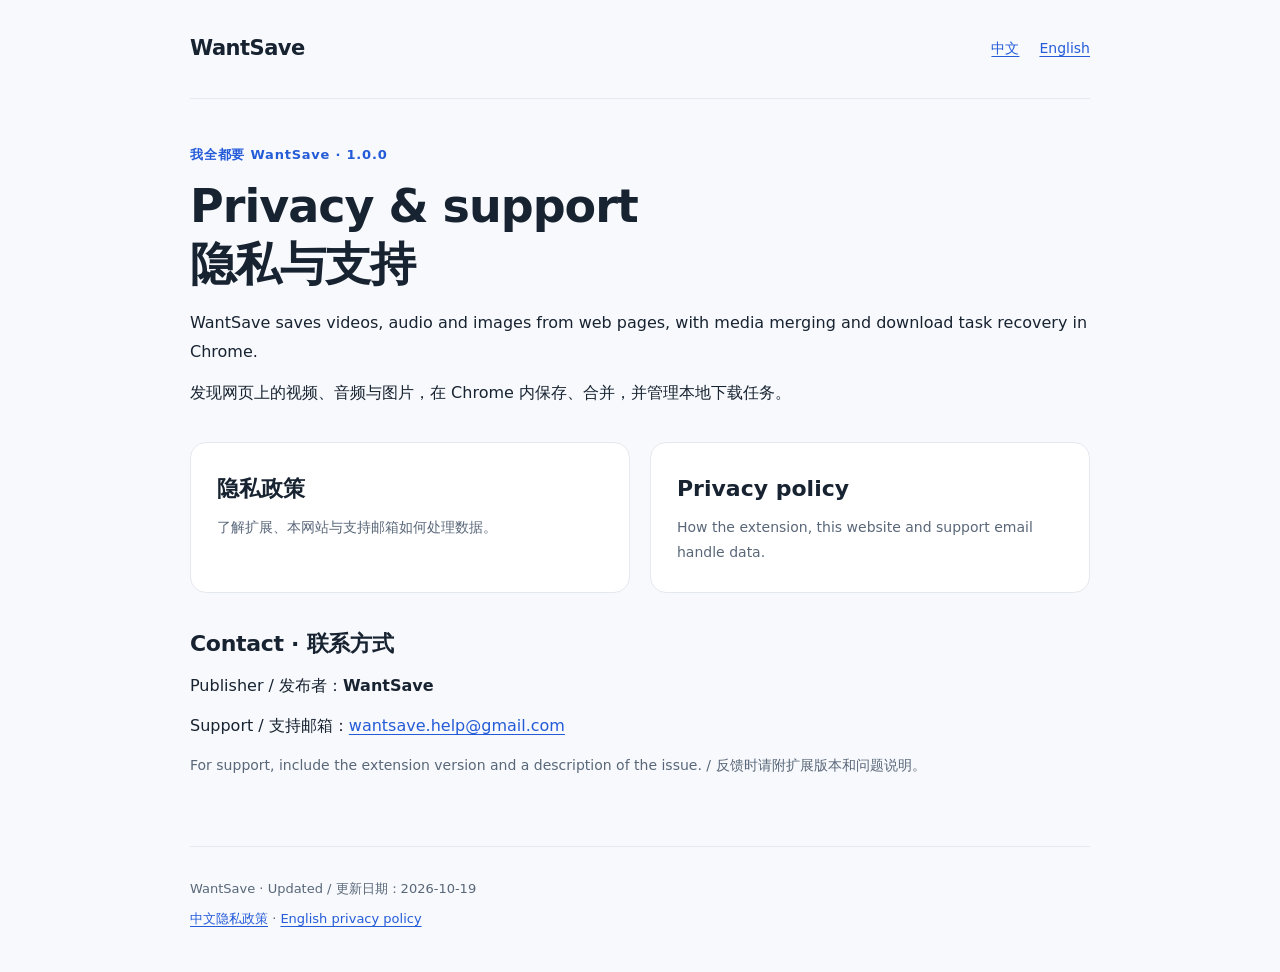
<file: index.html>
<!doctype html>
<html lang="en"><head><meta charset="utf-8"><meta name="viewport" content="width=device-width,initial-scale=1"><meta name="description" content="WantSave privacy policies and support. 我全都要 WantSave 隐私政策与支持。"><title>WantSave · Privacy &amp; Support</title><link rel="stylesheet" href="style.css"></head>
<body><header><a class="brand" href="index.html">WantSave</a><nav aria-label="Language"><a href="privacy.html" lang="zh-CN">中文</a><a href="privacy-en.html" lang="en">English</a></nav></header>
<main><div class="eyebrow">我全都要 WantSave · 1.0.0</div><h1>Privacy &amp; support<br><span lang="zh-CN">隐私与支持</span></h1><p>WantSave saves videos, audio and images from web pages, with media merging and download task recovery in Chrome.</p><p lang="zh-CN">发现网页上的视频、音频与图片，在 Chrome 内保存、合并，并管理本地下载任务。</p>
<div class="cards"><a class="card" href="privacy.html" lang="zh-CN"><strong>隐私政策</strong><span>了解扩展、本网站与支持邮箱如何处理数据。</span></a><a class="card" href="privacy-en.html"><strong>Privacy policy</strong><span>How the extension, this website and support email handle data.</span></a></div>
<h2>Contact · 联系方式</h2><p>Publisher / 发布者：<strong>WantSave</strong></p><p class="contact">Support / 支持邮箱：<a href="mailto:wantsave.help@gmail.com">wantsave.help@gmail.com</a></p><p class="muted">For support, include the extension version and a description of the issue. / 反馈时请附扩展版本和问题说明。</p></main>
<footer><p>WantSave · Updated / 更新日期：2026-10-19</p><p><a href="privacy.html">中文隐私政策</a> · <a href="privacy-en.html">English privacy policy</a></p></footer></body></html>
</file>
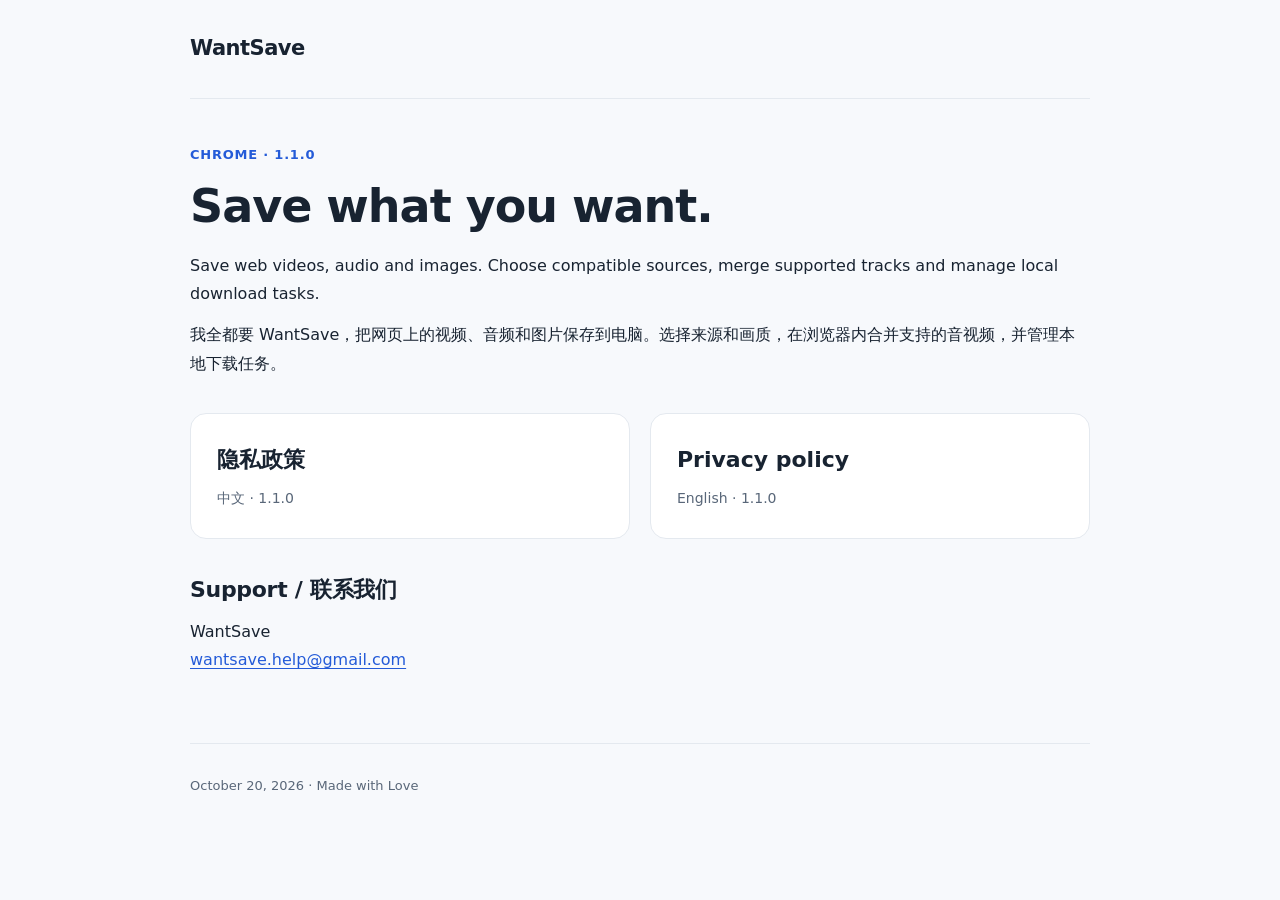
<file: chrome-1.1.0.html>
<!doctype html><html lang="en"><head><meta charset="utf-8"><meta name="viewport" content="width=device-width,initial-scale=1"><title>WantSave Chrome 1.1.0 · Privacy &amp; support</title><link rel="stylesheet" href="style-1.1.0.css"></head><body><header><a class="brand" href="chrome-1.1.0.html">WantSave</a></header><main><div class="eyebrow">CHROME · 1.1.0</div><h1>Save what you want.</h1><p>Save web videos, audio and images. Choose compatible sources, merge supported tracks and manage local download tasks.</p><p lang="zh-CN">我全都要 WantSave，把网页上的视频、音频和图片保存到电脑。选择来源和画质，在浏览器内合并支持的音视频，并管理本地下载任务。</p><div class="cards"><a class="card" href="privacy-chrome-1.1.0.html" lang="zh-CN"><strong>隐私政策</strong><span>中文 · 1.1.0</span></a><a class="card" href="privacy-chrome-1.1.0-en.html"><strong>Privacy policy</strong><span>English · 1.1.0</span></a></div><h2>Support / 联系我们</h2><p>WantSave<br><a class="contact" href="mailto:wantsave.help@gmail.com">wantsave.help@gmail.com</a></p></main><footer><p>October 20, 2026 · Made with Love</p></footer></body></html>
</file>
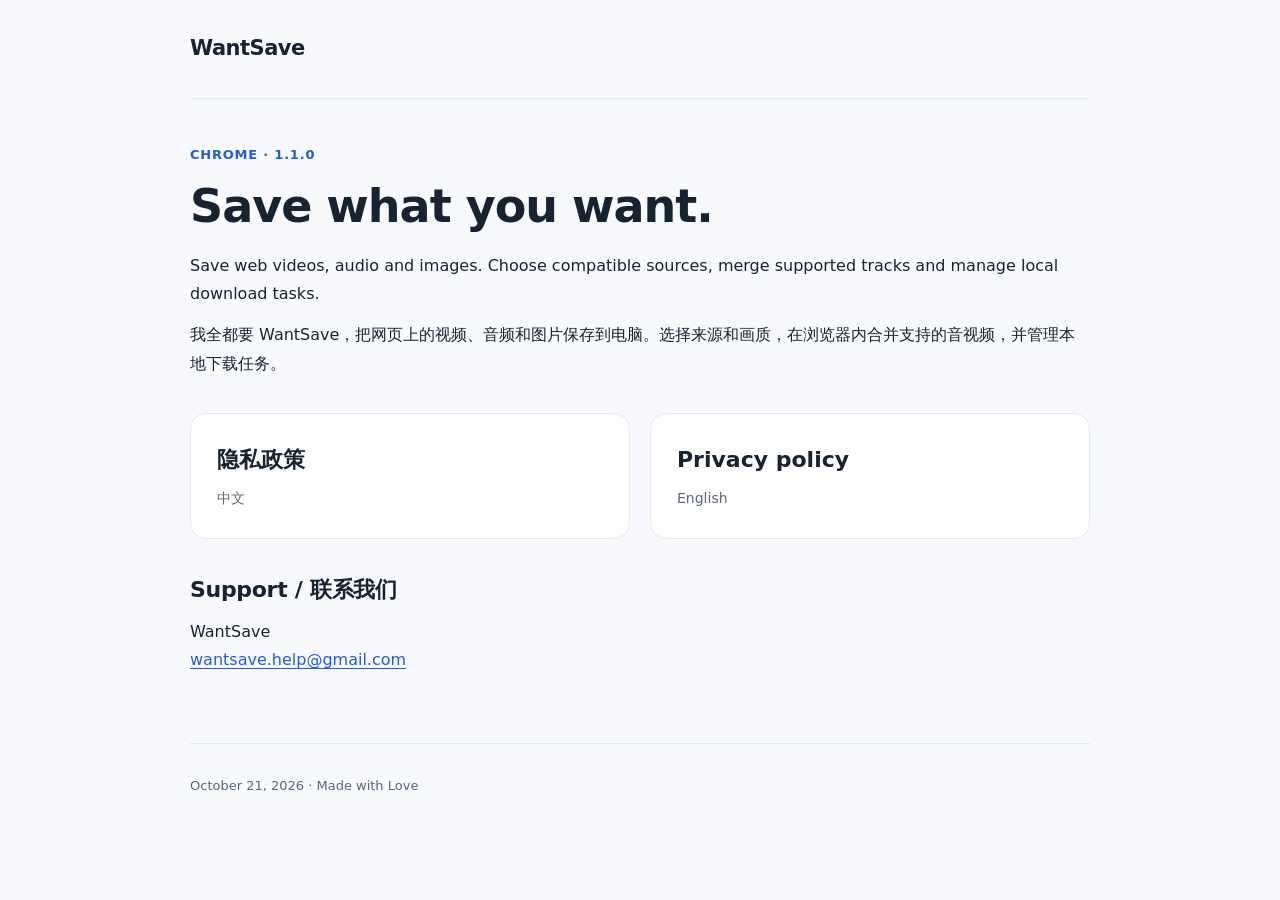
<file: chrome.html>
<!doctype html><html lang="en"><head><meta charset="utf-8"><meta name="viewport" content="width=device-width,initial-scale=1"><link rel="canonical" href="https://purewhiteiiii.github.io/wantsave-privacy/chrome.html"><title>WantSave Chrome · Home &amp; support</title><link rel="stylesheet" href="style-1.1.0.css"></head><body><header><a class="brand" href="chrome.html">WantSave</a></header><main><div class="eyebrow">CHROME · 1.1.0</div><h1>Save what you want.</h1><p>Save web videos, audio and images. Choose compatible sources, merge supported tracks and manage local download tasks.</p><p lang="zh-CN">我全都要 WantSave，把网页上的视频、音频和图片保存到电脑。选择来源和画质，在浏览器内合并支持的音视频，并管理本地下载任务。</p><div class="cards"><a class="card" href="privacy-chrome.html#zh" lang="zh-CN"><strong>隐私政策</strong><span>中文</span></a><a class="card" href="privacy-chrome.html#en"><strong>Privacy policy</strong><span>English</span></a></div><h2>Support / 联系我们</h2><p>WantSave<br><a class="contact" href="mailto:wantsave.help@gmail.com">wantsave.help@gmail.com</a></p></main><footer><p>October 21, 2026 · Made with Love</p></footer></body></html>
</file>
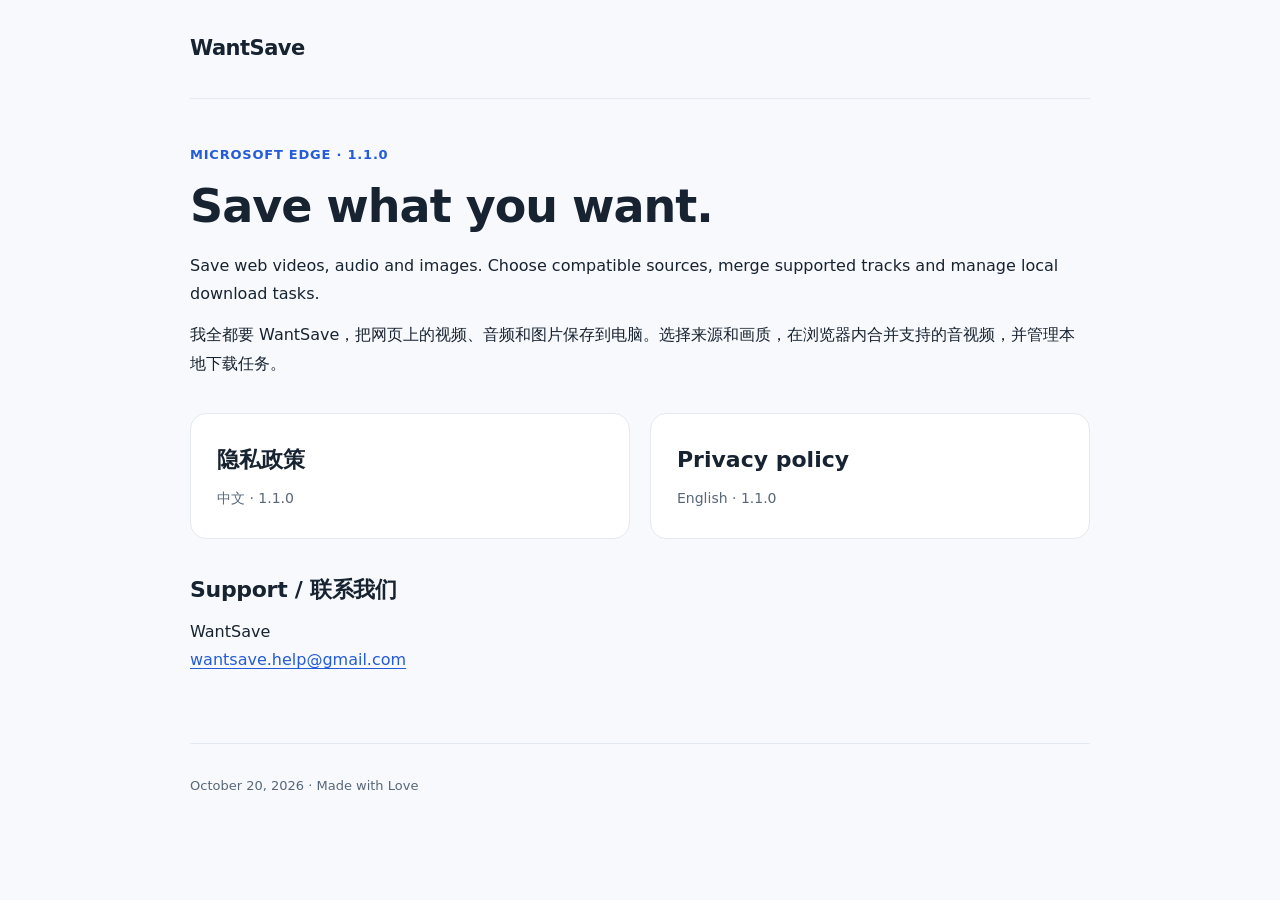
<file: edge-1.1.0.html>
<!doctype html><html lang="en"><head><meta charset="utf-8"><meta name="viewport" content="width=device-width,initial-scale=1"><title>WantSave Microsoft Edge 1.1.0 · Privacy &amp; support</title><link rel="stylesheet" href="style-1.1.0.css"></head><body><header><a class="brand" href="edge-1.1.0.html">WantSave</a></header><main><div class="eyebrow">MICROSOFT EDGE · 1.1.0</div><h1>Save what you want.</h1><p>Save web videos, audio and images. Choose compatible sources, merge supported tracks and manage local download tasks.</p><p lang="zh-CN">我全都要 WantSave，把网页上的视频、音频和图片保存到电脑。选择来源和画质，在浏览器内合并支持的音视频，并管理本地下载任务。</p><div class="cards"><a class="card" href="privacy-edge-1.1.0.html" lang="zh-CN"><strong>隐私政策</strong><span>中文 · 1.1.0</span></a><a class="card" href="privacy-edge-1.1.0-en.html"><strong>Privacy policy</strong><span>English · 1.1.0</span></a></div><h2>Support / 联系我们</h2><p>WantSave<br><a class="contact" href="mailto:wantsave.help@gmail.com">wantsave.help@gmail.com</a></p></main><footer><p>October 20, 2026 · Made with Love</p></footer></body></html>
</file>
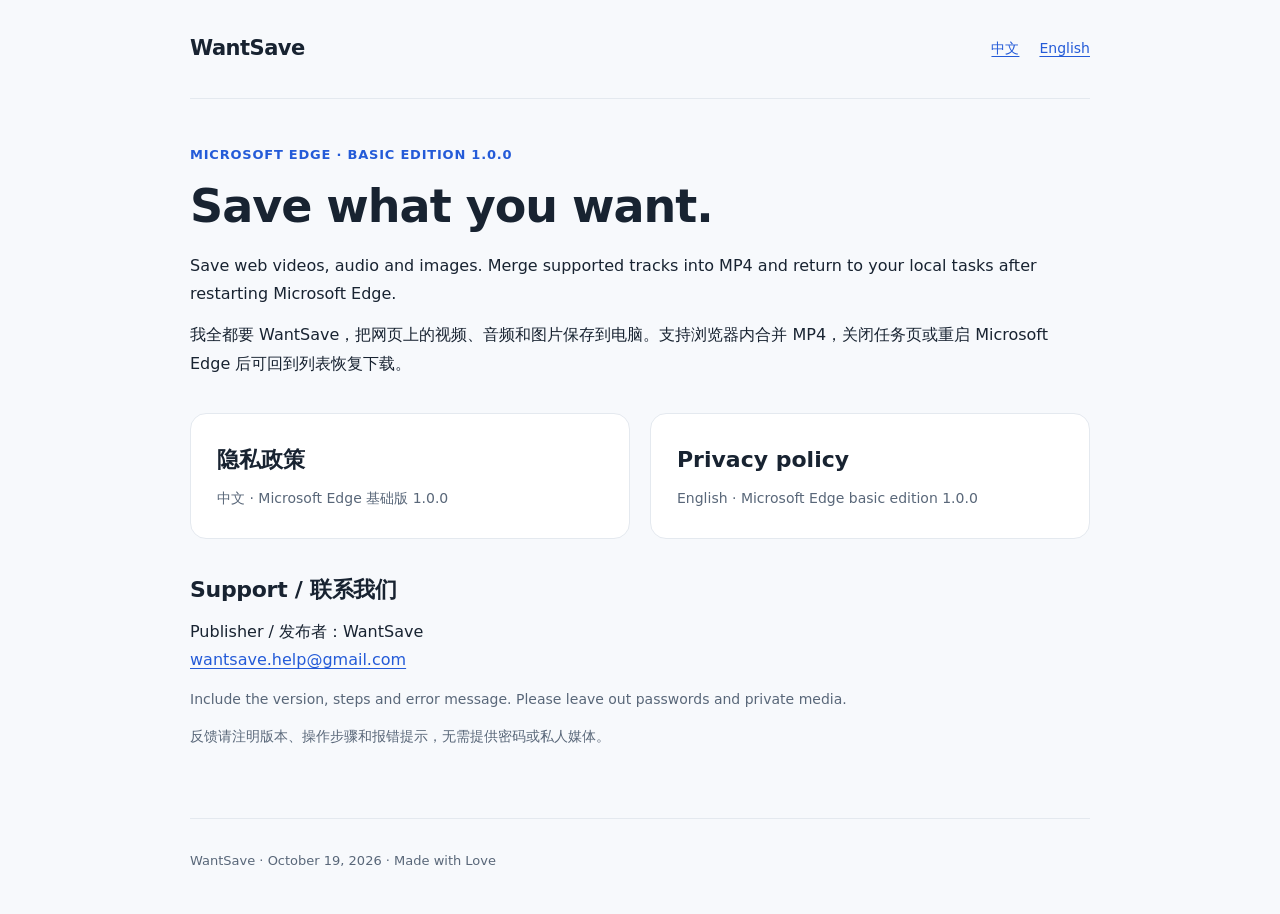
<file: edge.html>
<!doctype html>
<html lang="en"><head><meta charset="utf-8"><meta name="viewport" content="width=device-width,initial-scale=1"><title>WantSave for Microsoft Edge · Privacy &amp; support</title><meta name="description" content="WantSave 1.0.0 for Microsoft Edge: bilingual privacy policies and support."><link rel="stylesheet" href="style.css"></head>
<body><header><a class="brand" href="edge.html">WantSave</a><nav aria-label="Language"><a href="privacy-edge.html" lang="zh-CN">中文</a><a href="privacy-edge-en.html">English</a></nav></header>
<main><div class="eyebrow">MICROSOFT EDGE · BASIC EDITION 1.0.0</div><h1>Save what you want.</h1><p>Save web videos, audio and images. Merge supported tracks into MP4 and return to your local tasks after restarting Microsoft Edge.</p><p lang="zh-CN">我全都要 WantSave，把网页上的视频、音频和图片保存到电脑。支持浏览器内合并 MP4，关闭任务页或重启 Microsoft Edge 后可回到列表恢复下载。</p><div class="cards"><a class="card" href="privacy-edge.html" lang="zh-CN"><strong>隐私政策</strong><span>中文 · Microsoft Edge 基础版 1.0.0</span></a><a class="card" href="privacy-edge-en.html"><strong>Privacy policy</strong><span>English · Microsoft Edge basic edition 1.0.0</span></a></div><h2>Support / 联系我们</h2><p>Publisher / 发布者：WantSave<br><a class="contact" href="mailto:wantsave.help@gmail.com">wantsave.help@gmail.com</a></p><p class="muted">Include the version, steps and error message. Please leave out passwords and private media.</p><p class="muted" lang="zh-CN">反馈请注明版本、操作步骤和报错提示，无需提供密码或私人媒体。</p></main><footer><p>WantSave · October 19, 2026 · Made with Love</p></footer></body></html>
</file>
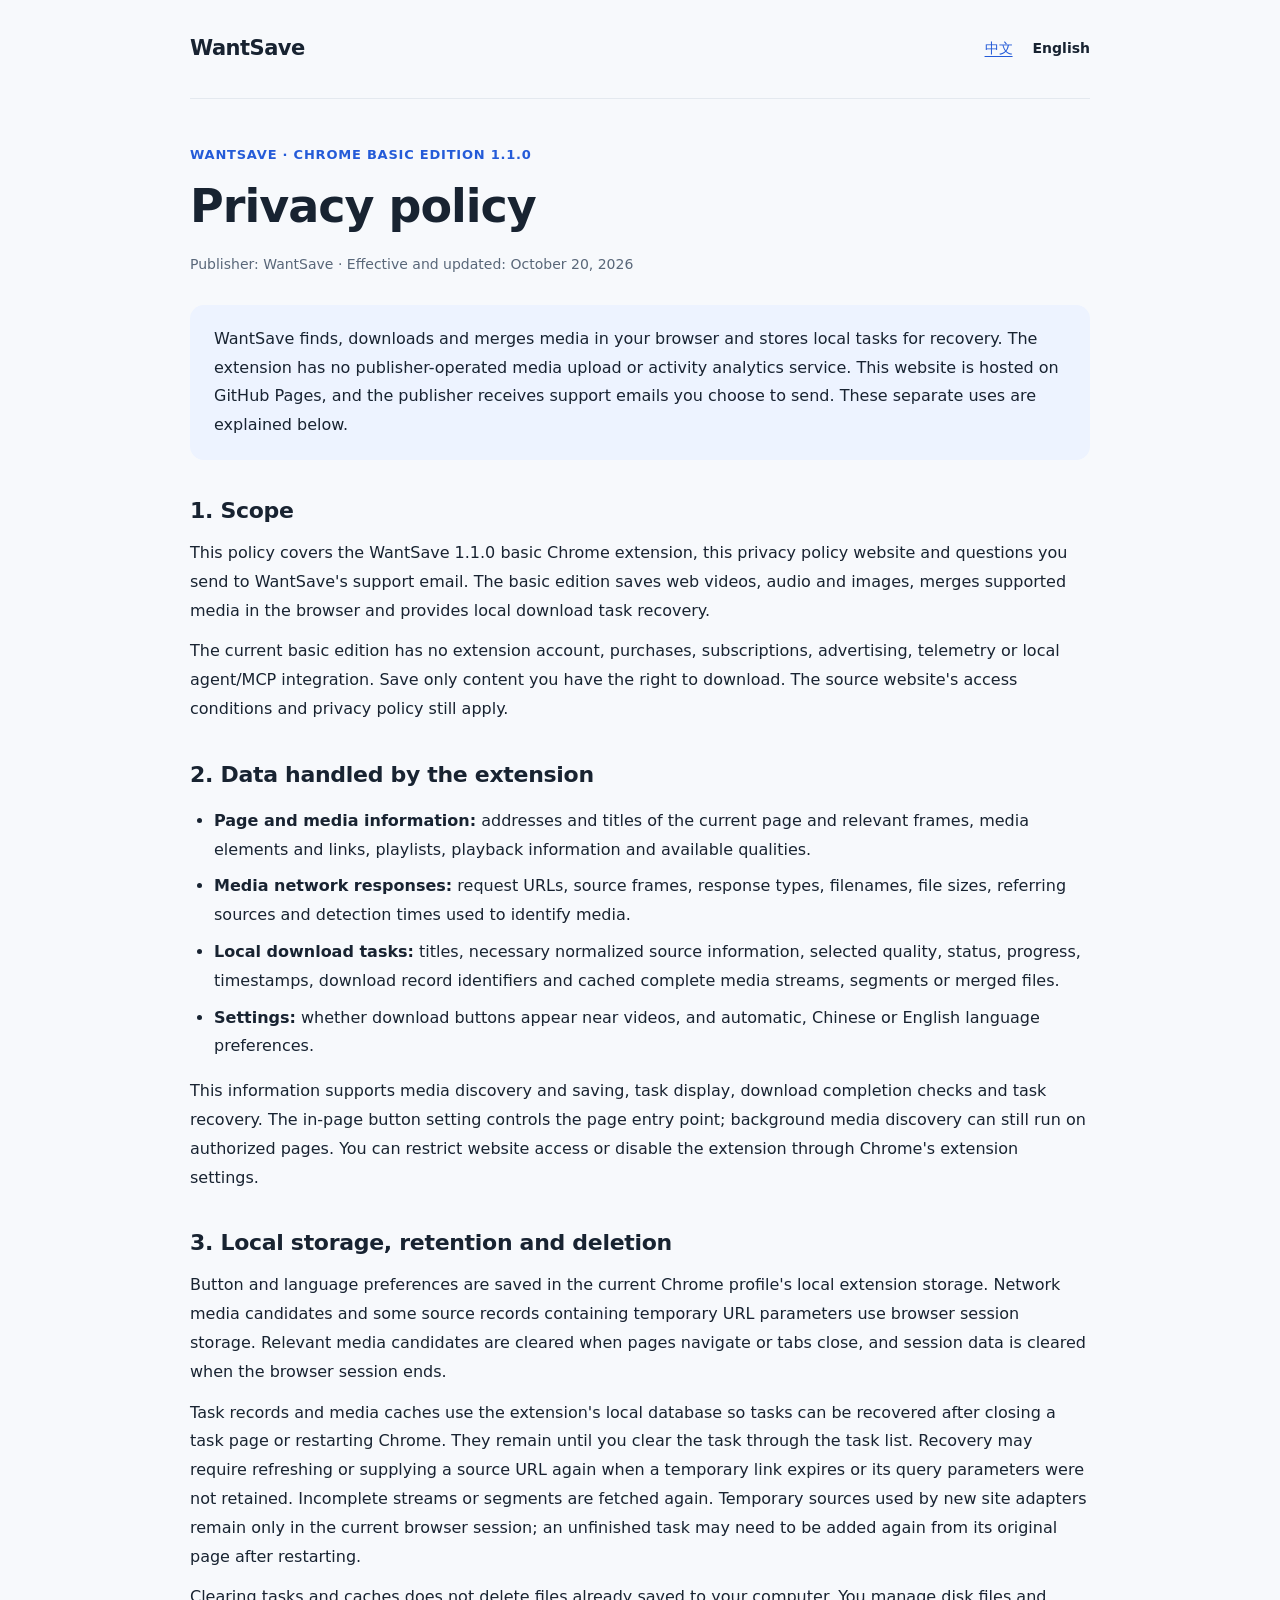
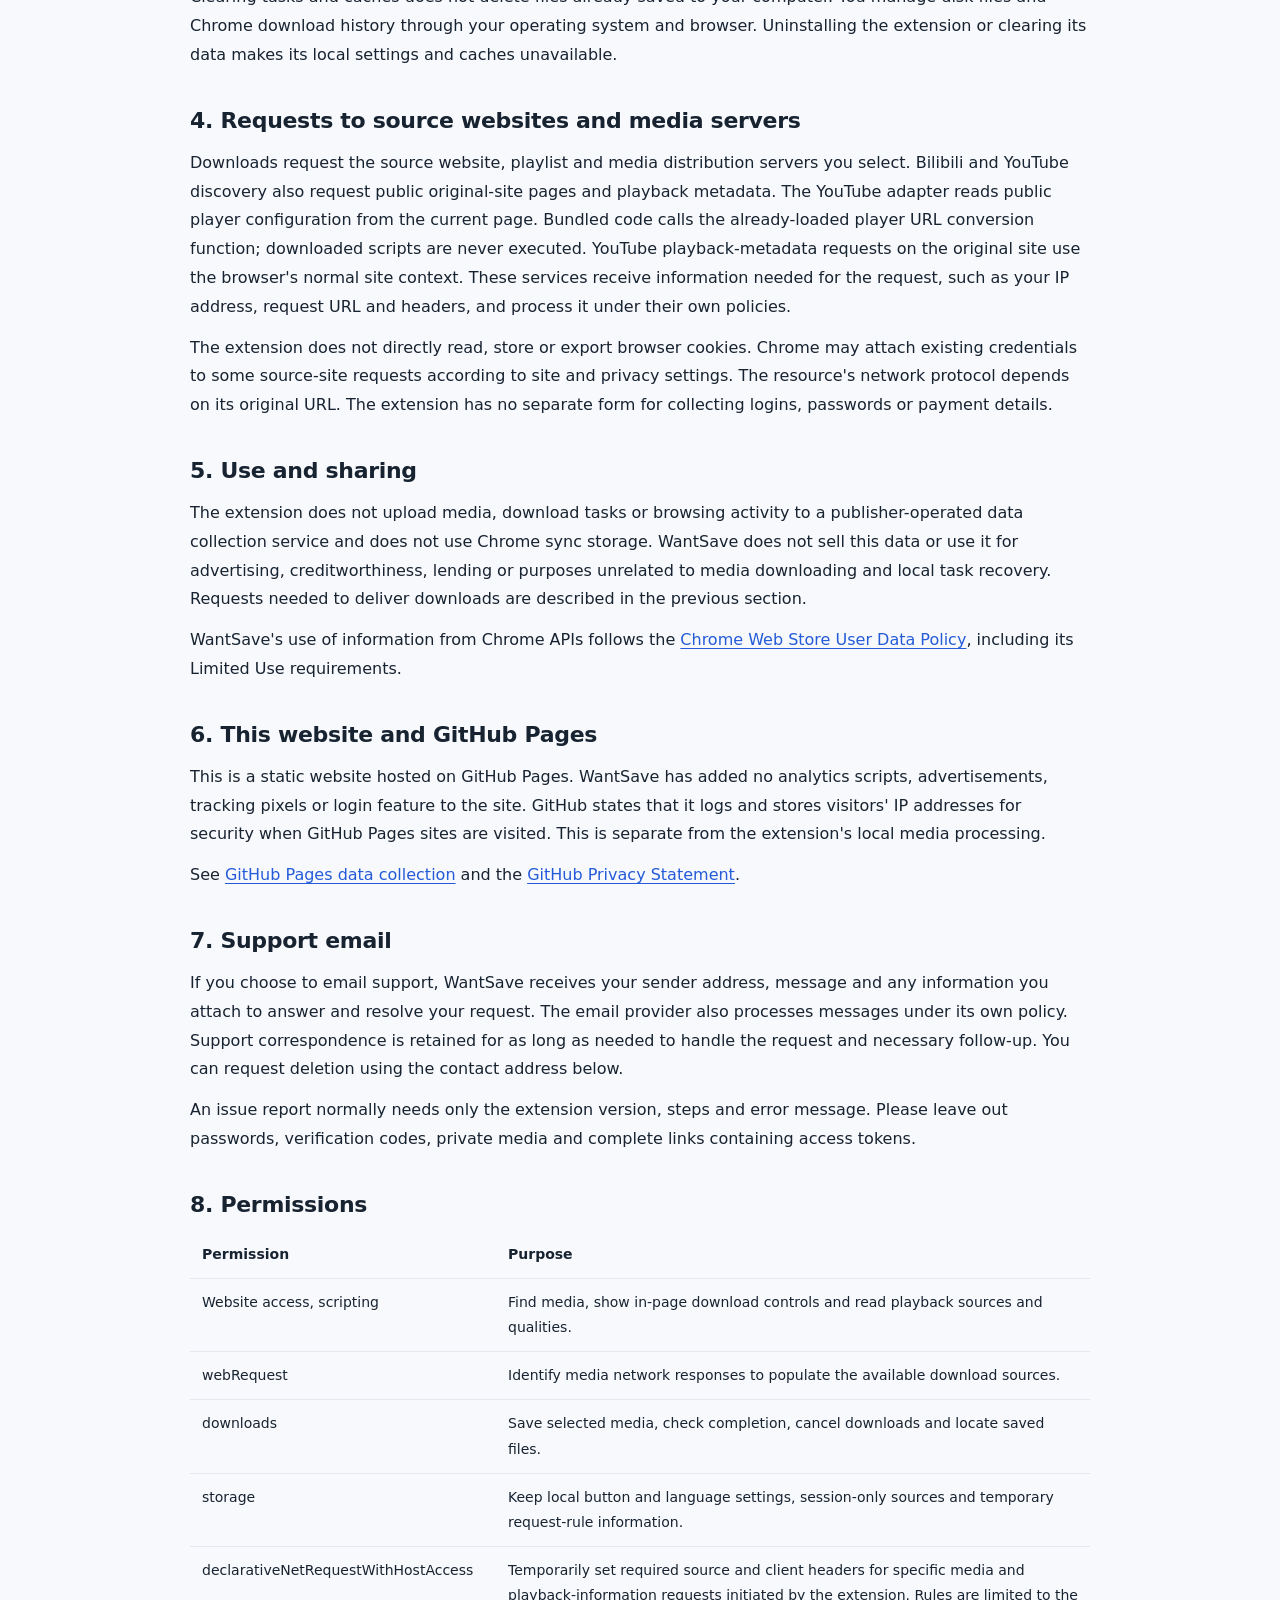
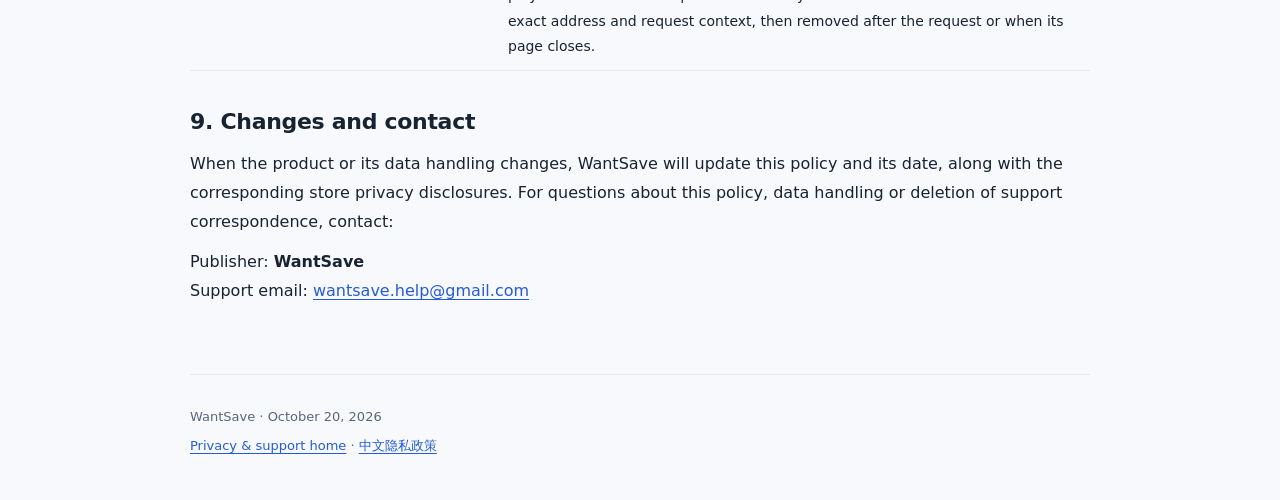
<file: privacy-chrome-1.1.0-en.html>
<!doctype html>
<html lang="en"><head><meta charset="utf-8"><meta name="viewport" content="width=device-width,initial-scale=1"><meta name="description" content="Privacy policy for the WantSave 1.1.0 Chrome basic edition."><title>Privacy Policy · WantSave</title><link rel="stylesheet" href="style-1.1.0.css"></head>
<body><header><a class="brand" href="chrome-1.1.0.html">WantSave</a><nav aria-label="Language"><a href="privacy-chrome-1.1.0.html" lang="zh-CN">中文</a><a href="privacy-chrome-1.1.0-en.html" aria-current="page">English</a></nav></header>
<main><div class="eyebrow">WANTSAVE · CHROME BASIC EDITION 1.1.0</div><h1>Privacy policy</h1><p class="meta">Publisher: WantSave · Effective and updated: October 20, 2026</p>
<div class="summary"><p>WantSave finds, downloads and merges media in your browser and stores local tasks for recovery. The extension has no publisher-operated media upload or activity analytics service. This website is hosted on GitHub Pages, and the publisher receives support emails you choose to send. These separate uses are explained below.</p></div>
<h2>1. Scope</h2><p>This policy covers the WantSave 1.1.0 basic Chrome extension, this privacy policy website and questions you send to WantSave's support email. The basic edition saves web videos, audio and images, merges supported media in the browser and provides local download task recovery.</p><p>The current basic edition has no extension account, purchases, subscriptions, advertising, telemetry or local agent/MCP integration. Save only content you have the right to download. The source website's access conditions and privacy policy still apply.</p>
<h2>2. Data handled by the extension</h2><ul><li><strong>Page and media information:</strong> addresses and titles of the current page and relevant frames, media elements and links, playlists, playback information and available qualities.</li><li><strong>Media network responses:</strong> request URLs, source frames, response types, filenames, file sizes, referring sources and detection times used to identify media.</li><li><strong>Local download tasks:</strong> titles, necessary normalized source information, selected quality, status, progress, timestamps, download record identifiers and cached complete media streams, segments or merged files.</li><li><strong>Settings:</strong> whether download buttons appear near videos, and automatic, Chinese or English language preferences.</li></ul><p>This information supports media discovery and saving, task display, download completion checks and task recovery. The in-page button setting controls the page entry point; background media discovery can still run on authorized pages. You can restrict website access or disable the extension through Chrome's extension settings.</p>
<h2>3. Local storage, retention and deletion</h2><p>Button and language preferences are saved in the current Chrome profile's local extension storage. Network media candidates and some source records containing temporary URL parameters use browser session storage. Relevant media candidates are cleared when pages navigate or tabs close, and session data is cleared when the browser session ends.</p><p>Task records and media caches use the extension's local database so tasks can be recovered after closing a task page or restarting Chrome. They remain until you clear the task through the task list. Recovery may require refreshing or supplying a source URL again when a temporary link expires or its query parameters were not retained. Incomplete streams or segments are fetched again. Temporary sources used by new site adapters remain only in the current browser session; an unfinished task may need to be added again from its original page after restarting.</p><p>Clearing tasks and caches does not delete files already saved to your computer. You manage disk files and Chrome download history through your operating system and browser. Uninstalling the extension or clearing its data makes its local settings and caches unavailable.</p>
<h2>4. Requests to source websites and media servers</h2><p>Downloads request the source website, playlist and media distribution servers you select. Bilibili and YouTube discovery also request public original-site pages and playback metadata. The YouTube adapter reads public player configuration from the current page. Bundled code calls the already-loaded player URL conversion function; downloaded scripts are never executed. YouTube playback-metadata requests on the original site use the browser's normal site context. These services receive information needed for the request, such as your IP address, request URL and headers, and process it under their own policies.</p><p>The extension does not directly read, store or export browser cookies. Chrome may attach existing credentials to some source-site requests according to site and privacy settings. The resource's network protocol depends on its original URL. The extension has no separate form for collecting logins, passwords or payment details.</p>
<h2>5. Use and sharing</h2><p>The extension does not upload media, download tasks or browsing activity to a publisher-operated data collection service and does not use Chrome sync storage. WantSave does not sell this data or use it for advertising, creditworthiness, lending or purposes unrelated to media downloading and local task recovery. Requests needed to deliver downloads are described in the previous section.</p><p>WantSave's use of information from Chrome APIs follows the <a href="https://developer.chrome.com/docs/webstore/program-policies/user-data-faq">Chrome Web Store User Data Policy</a>, including its Limited Use requirements.</p>
<h2>6. This website and GitHub Pages</h2><p>This is a static website hosted on GitHub Pages. WantSave has added no analytics scripts, advertisements, tracking pixels or login feature to the site. GitHub states that it logs and stores visitors' IP addresses for security when GitHub Pages sites are visited. This is separate from the extension's local media processing.</p><p>See <a href="https://docs.github.com/en/pages/getting-started-with-github-pages/what-is-github-pages#data-collection">GitHub Pages data collection</a> and the <a href="https://docs.github.com/en/site-policy/privacy-policies/github-general-privacy-statement">GitHub Privacy Statement</a>.</p>
<h2>7. Support email</h2><p>If you choose to email support, WantSave receives your sender address, message and any information you attach to answer and resolve your request. The email provider also processes messages under its own policy. Support correspondence is retained for as long as needed to handle the request and necessary follow-up. You can request deletion using the contact address below.</p><p>An issue report normally needs only the extension version, steps and error message. Please leave out passwords, verification codes, private media and complete links containing access tokens.</p>
<h2>8. Permissions</h2><table><thead><tr><th scope="col">Permission</th><th scope="col">Purpose</th></tr></thead><tbody><tr><td>Website access, scripting</td><td>Find media, show in-page download controls and read playback sources and qualities.</td></tr><tr><td>webRequest</td><td>Identify media network responses to populate the available download sources.</td></tr><tr><td>downloads</td><td>Save selected media, check completion, cancel downloads and locate saved files.</td></tr><tr><td>storage</td><td>Keep local button and language settings, session-only sources and temporary request-rule information.</td></tr><tr><td>declarativeNetRequestWithHostAccess</td><td>Temporarily set required source and client headers for specific media and playback-information requests initiated by the extension. Rules are limited to the exact address and request context, then removed after the request or when its page closes.</td></tr></tbody></table>
<h2>9. Changes and contact</h2><p>When the product or its data handling changes, WantSave will update this policy and its date, along with the corresponding store privacy disclosures. For questions about this policy, data handling or deletion of support correspondence, contact:</p><p>Publisher: <strong>WantSave</strong><br>Support email: <a class="contact" href="mailto:wantsave.help@gmail.com">wantsave.help@gmail.com</a></p></main>
<footer><p>WantSave · October 20, 2026</p><p><a href="chrome-1.1.0.html">Privacy &amp; support home</a> · <a href="privacy-chrome-1.1.0.html" lang="zh-CN">中文隐私政策</a></p></footer></body></html>
</file>
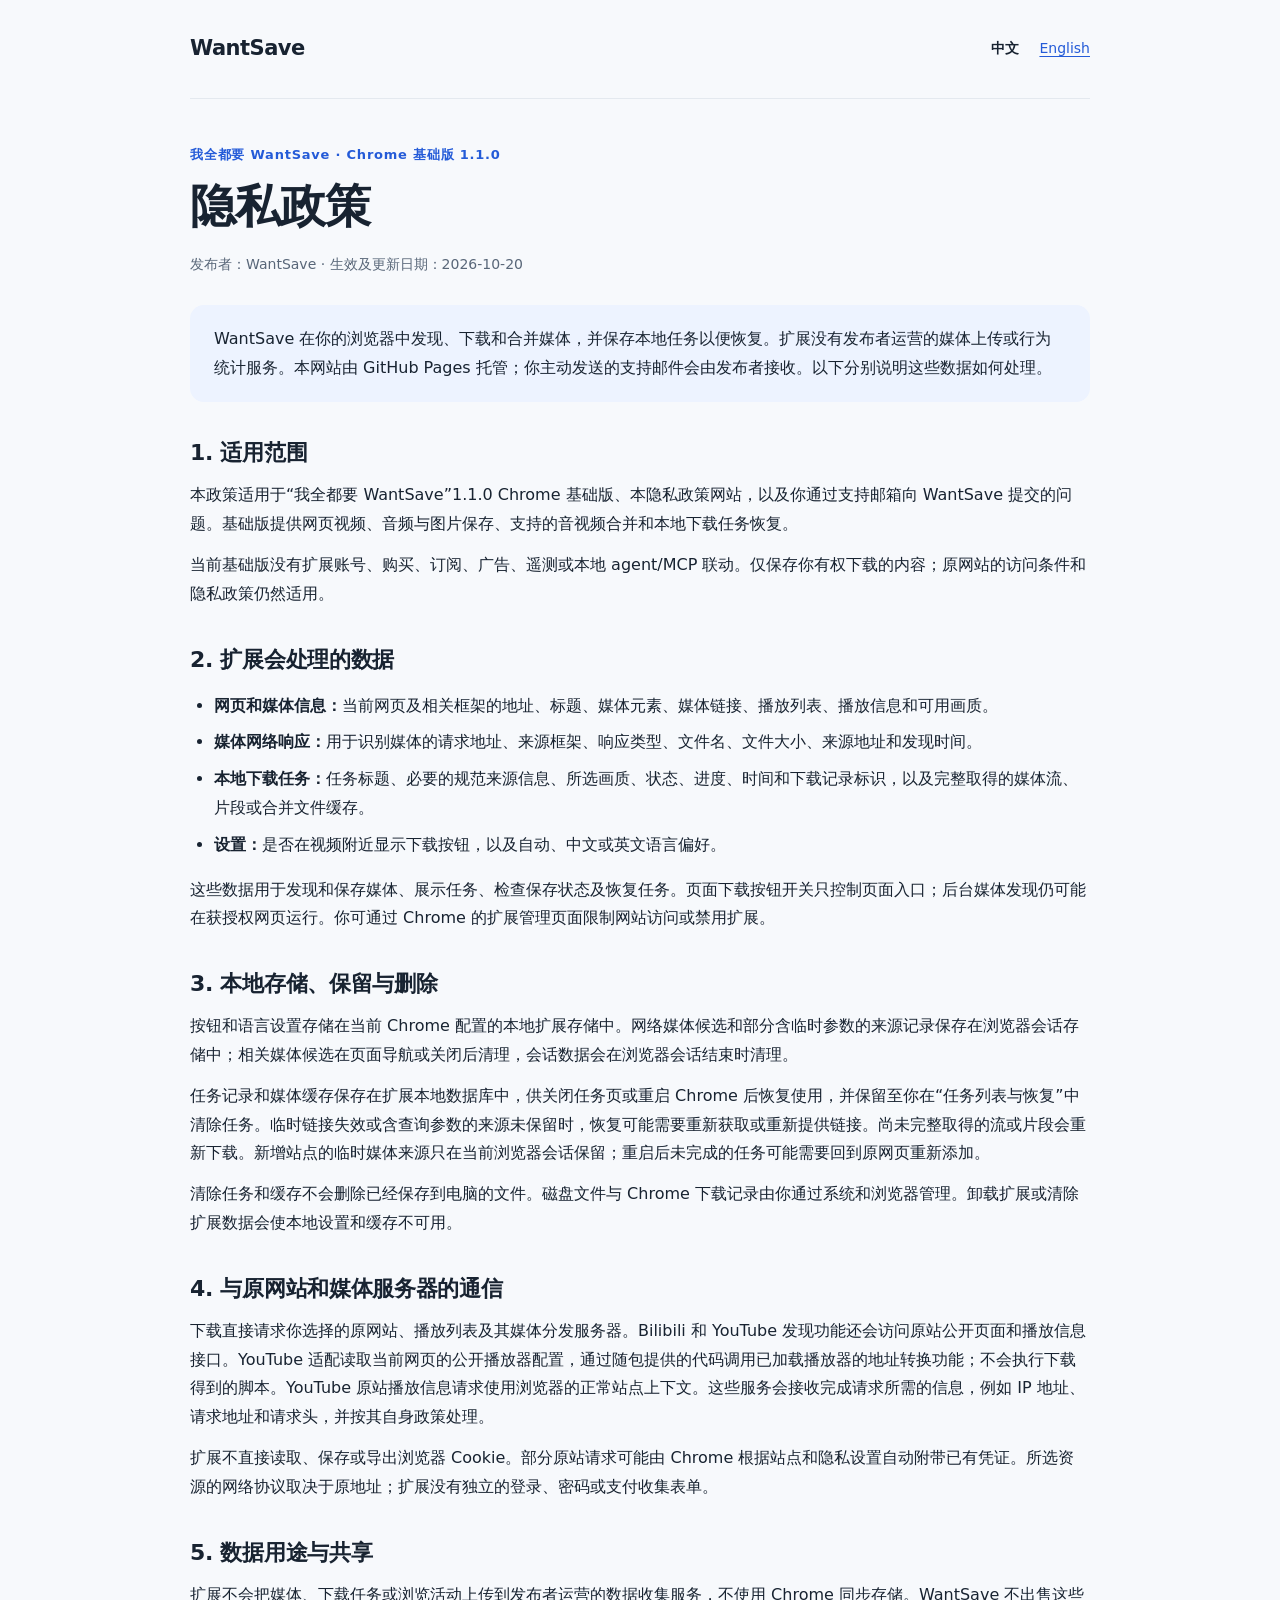
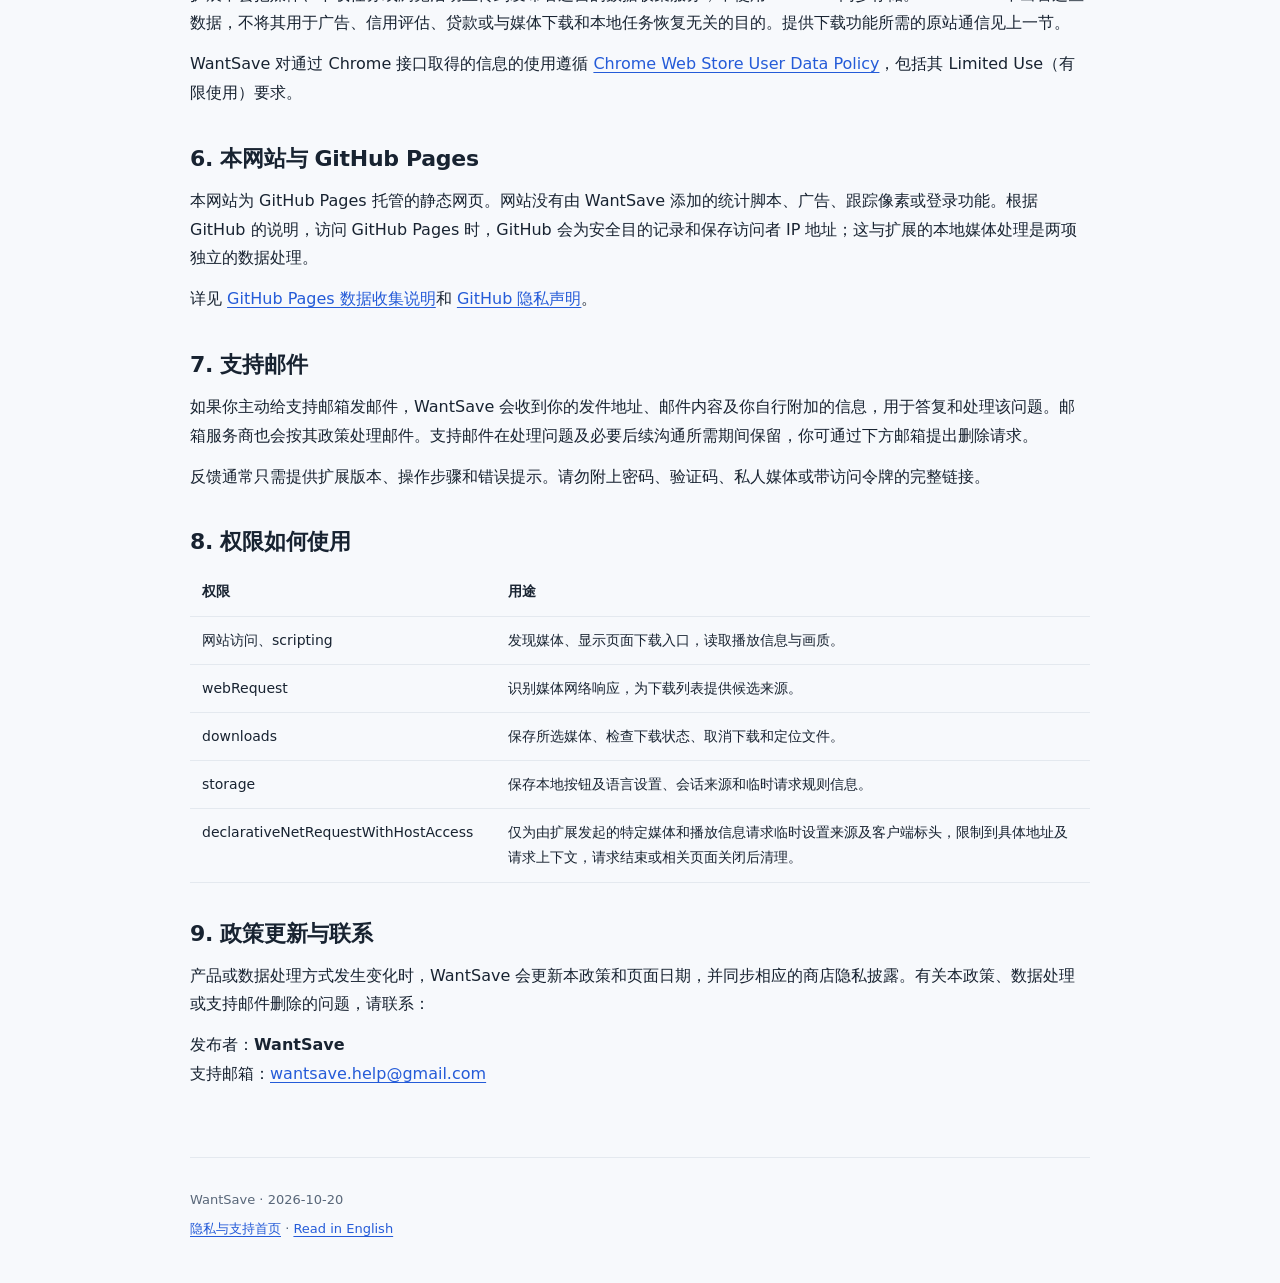
<file: privacy-chrome-1.1.0.html>
<!doctype html>
<html lang="zh-CN"><head><meta charset="utf-8"><meta name="viewport" content="width=device-width,initial-scale=1"><meta name="description" content="我全都要 WantSave 1.1.0 基础版隐私政策。"><title>隐私政策 · 我全都要 WantSave</title><link rel="stylesheet" href="style-1.1.0.css"></head>
<body><header><a class="brand" href="chrome-1.1.0.html">WantSave</a><nav aria-label="语言"><a href="privacy-chrome-1.1.0.html" aria-current="page">中文</a><a href="privacy-chrome-1.1.0-en.html" lang="en">English</a></nav></header>
<main><div class="eyebrow">我全都要 WantSave · Chrome 基础版 1.1.0</div><h1>隐私政策</h1><p class="meta">发布者：WantSave · 生效及更新日期：2026-10-20</p>
<div class="summary"><p>WantSave 在你的浏览器中发现、下载和合并媒体，并保存本地任务以便恢复。扩展没有发布者运营的媒体上传或行为统计服务。本网站由 GitHub Pages 托管；你主动发送的支持邮件会由发布者接收。以下分别说明这些数据如何处理。</p></div>
<h2>1. 适用范围</h2><p>本政策适用于“我全都要 WantSave”1.1.0 Chrome 基础版、本隐私政策网站，以及你通过支持邮箱向 WantSave 提交的问题。基础版提供网页视频、音频与图片保存、支持的音视频合并和本地下载任务恢复。</p><p>当前基础版没有扩展账号、购买、订阅、广告、遥测或本地 agent/MCP 联动。仅保存你有权下载的内容；原网站的访问条件和隐私政策仍然适用。</p>
<h2>2. 扩展会处理的数据</h2><ul><li><strong>网页和媒体信息：</strong>当前网页及相关框架的地址、标题、媒体元素、媒体链接、播放列表、播放信息和可用画质。</li><li><strong>媒体网络响应：</strong>用于识别媒体的请求地址、来源框架、响应类型、文件名、文件大小、来源地址和发现时间。</li><li><strong>本地下载任务：</strong>任务标题、必要的规范来源信息、所选画质、状态、进度、时间和下载记录标识，以及完整取得的媒体流、片段或合并文件缓存。</li><li><strong>设置：</strong>是否在视频附近显示下载按钮，以及自动、中文或英文语言偏好。</li></ul><p>这些数据用于发现和保存媒体、展示任务、检查保存状态及恢复任务。页面下载按钮开关只控制页面入口；后台媒体发现仍可能在获授权网页运行。你可通过 Chrome 的扩展管理页面限制网站访问或禁用扩展。</p>
<h2>3. 本地存储、保留与删除</h2><p>按钮和语言设置存储在当前 Chrome 配置的本地扩展存储中。网络媒体候选和部分含临时参数的来源记录保存在浏览器会话存储中；相关媒体候选在页面导航或关闭后清理，会话数据会在浏览器会话结束时清理。</p><p>任务记录和媒体缓存保存在扩展本地数据库中，供关闭任务页或重启 Chrome 后恢复使用，并保留至你在“任务列表与恢复”中清除任务。临时链接失效或含查询参数的来源未保留时，恢复可能需要重新获取或重新提供链接。尚未完整取得的流或片段会重新下载。新增站点的临时媒体来源只在当前浏览器会话保留；重启后未完成的任务可能需要回到原网页重新添加。</p><p>清除任务和缓存不会删除已经保存到电脑的文件。磁盘文件与 Chrome 下载记录由你通过系统和浏览器管理。卸载扩展或清除扩展数据会使本地设置和缓存不可用。</p>
<h2>4. 与原网站和媒体服务器的通信</h2><p>下载直接请求你选择的原网站、播放列表及其媒体分发服务器。Bilibili 和 YouTube 发现功能还会访问原站公开页面和播放信息接口。YouTube 适配读取当前网页的公开播放器配置，通过随包提供的代码调用已加载播放器的地址转换功能；不会执行下载得到的脚本。YouTube 原站播放信息请求使用浏览器的正常站点上下文。这些服务会接收完成请求所需的信息，例如 IP 地址、请求地址和请求头，并按其自身政策处理。</p><p>扩展不直接读取、保存或导出浏览器 Cookie。部分原站请求可能由 Chrome 根据站点和隐私设置自动附带已有凭证。所选资源的网络协议取决于原地址；扩展没有独立的登录、密码或支付收集表单。</p>
<h2>5. 数据用途与共享</h2><p>扩展不会把媒体、下载任务或浏览活动上传到发布者运营的数据收集服务，不使用 Chrome 同步存储。WantSave 不出售这些数据，不将其用于广告、信用评估、贷款或与媒体下载和本地任务恢复无关的目的。提供下载功能所需的原站通信见上一节。</p><p>WantSave 对通过 Chrome 接口取得的信息的使用遵循 <a href="https://developer.chrome.com/docs/webstore/program-policies/user-data-faq">Chrome Web Store User Data Policy</a>，包括其 Limited Use（有限使用）要求。</p>
<h2>6. 本网站与 GitHub Pages</h2><p>本网站为 GitHub Pages 托管的静态网页。网站没有由 WantSave 添加的统计脚本、广告、跟踪像素或登录功能。根据 GitHub 的说明，访问 GitHub Pages 时，GitHub 会为安全目的记录和保存访问者 IP 地址；这与扩展的本地媒体处理是两项独立的数据处理。</p><p>详见 <a href="https://docs.github.com/en/pages/getting-started-with-github-pages/what-is-github-pages#data-collection">GitHub Pages 数据收集说明</a>和 <a href="https://docs.github.com/en/site-policy/privacy-policies/github-general-privacy-statement">GitHub 隐私声明</a>。</p>
<h2>7. 支持邮件</h2><p>如果你主动给支持邮箱发邮件，WantSave 会收到你的发件地址、邮件内容及你自行附加的信息，用于答复和处理该问题。邮箱服务商也会按其政策处理邮件。支持邮件在处理问题及必要后续沟通所需期间保留，你可通过下方邮箱提出删除请求。</p><p>反馈通常只需提供扩展版本、操作步骤和错误提示。请勿附上密码、验证码、私人媒体或带访问令牌的完整链接。</p>
<h2>8. 权限如何使用</h2><table><thead><tr><th scope="col">权限</th><th scope="col">用途</th></tr></thead><tbody><tr><td>网站访问、scripting</td><td>发现媒体、显示页面下载入口，读取播放信息与画质。</td></tr><tr><td>webRequest</td><td>识别媒体网络响应，为下载列表提供候选来源。</td></tr><tr><td>downloads</td><td>保存所选媒体、检查下载状态、取消下载和定位文件。</td></tr><tr><td>storage</td><td>保存本地按钮及语言设置、会话来源和临时请求规则信息。</td></tr><tr><td>declarativeNetRequestWithHostAccess</td><td>仅为由扩展发起的特定媒体和播放信息请求临时设置来源及客户端标头，限制到具体地址及请求上下文，请求结束或相关页面关闭后清理。</td></tr></tbody></table>
<h2>9. 政策更新与联系</h2><p>产品或数据处理方式发生变化时，WantSave 会更新本政策和页面日期，并同步相应的商店隐私披露。有关本政策、数据处理或支持邮件删除的问题，请联系：</p><p>发布者：<strong>WantSave</strong><br>支持邮箱：<a class="contact" href="mailto:wantsave.help@gmail.com">wantsave.help@gmail.com</a></p></main>
<footer><p>WantSave · 2026-10-20</p><p><a href="chrome-1.1.0.html">隐私与支持首页</a> · <a href="privacy-chrome-1.1.0-en.html" lang="en">Read in English</a></p></footer></body></html>
</file>
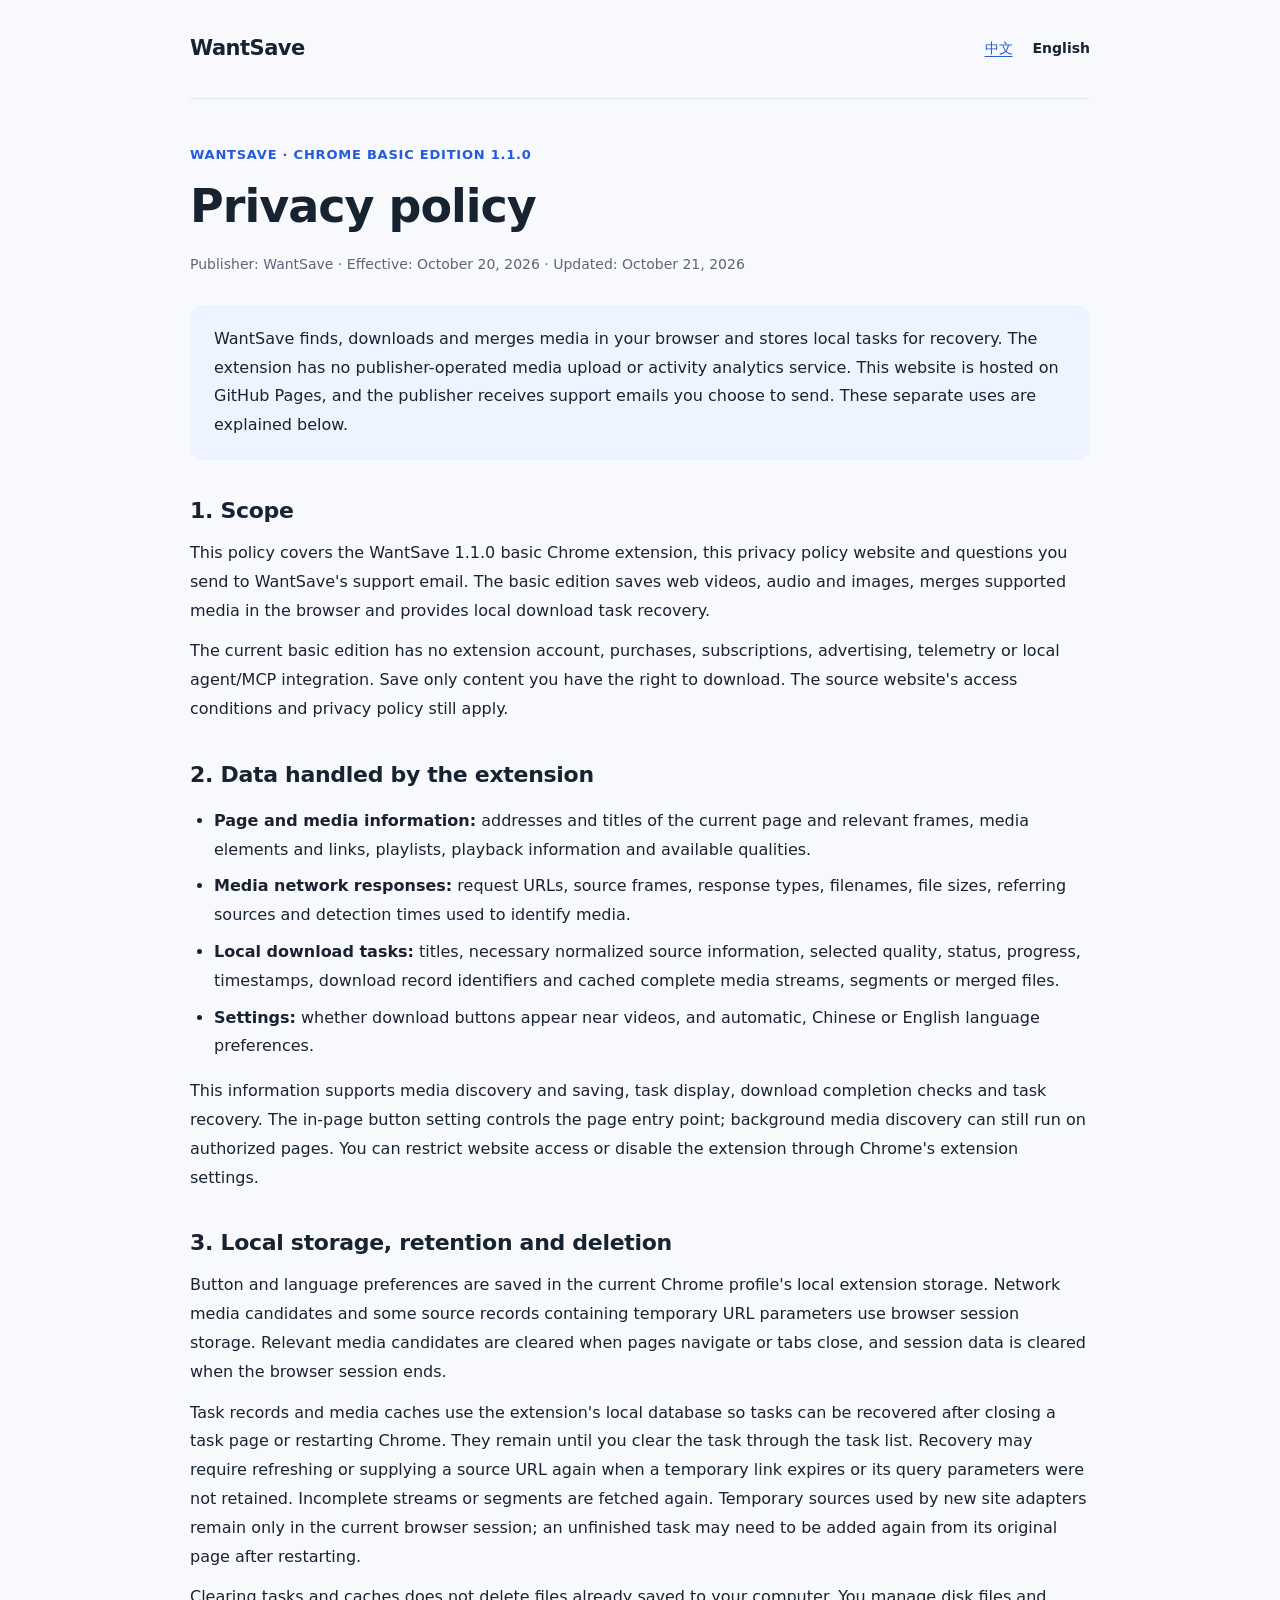
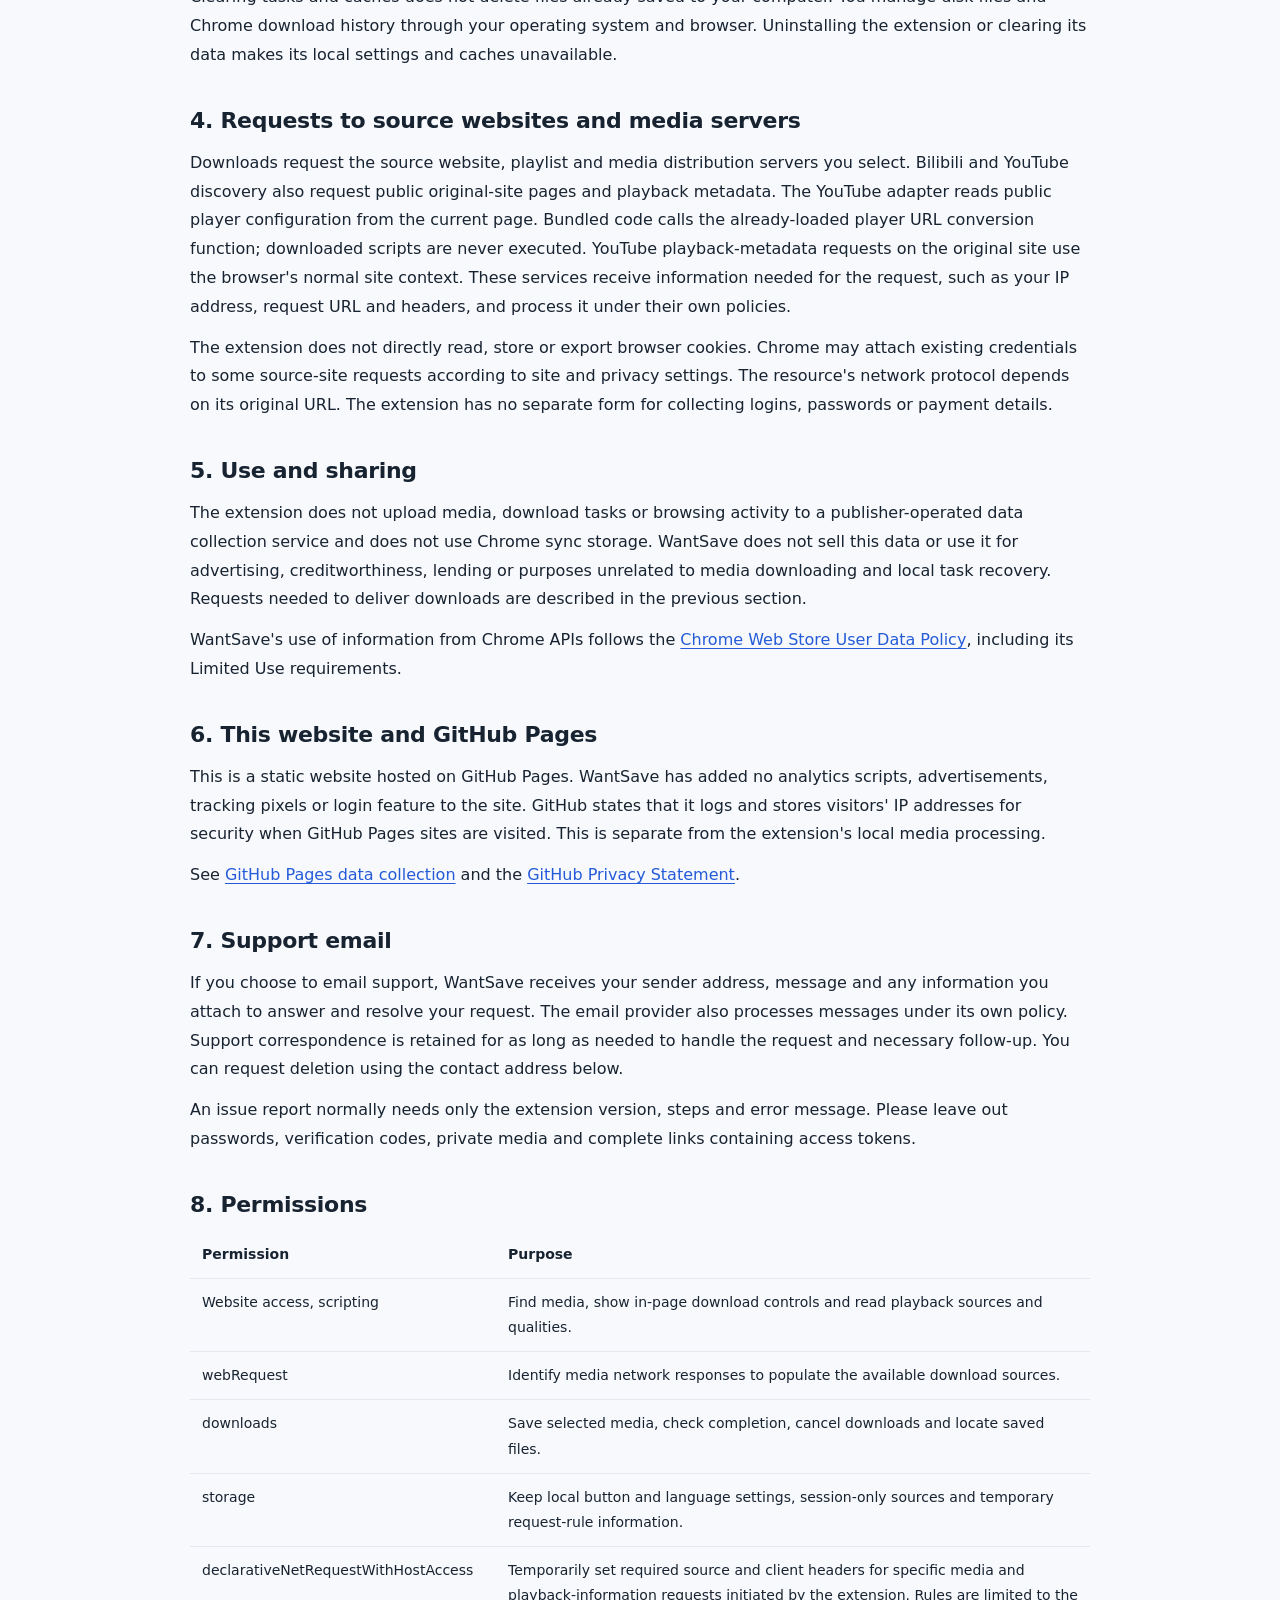
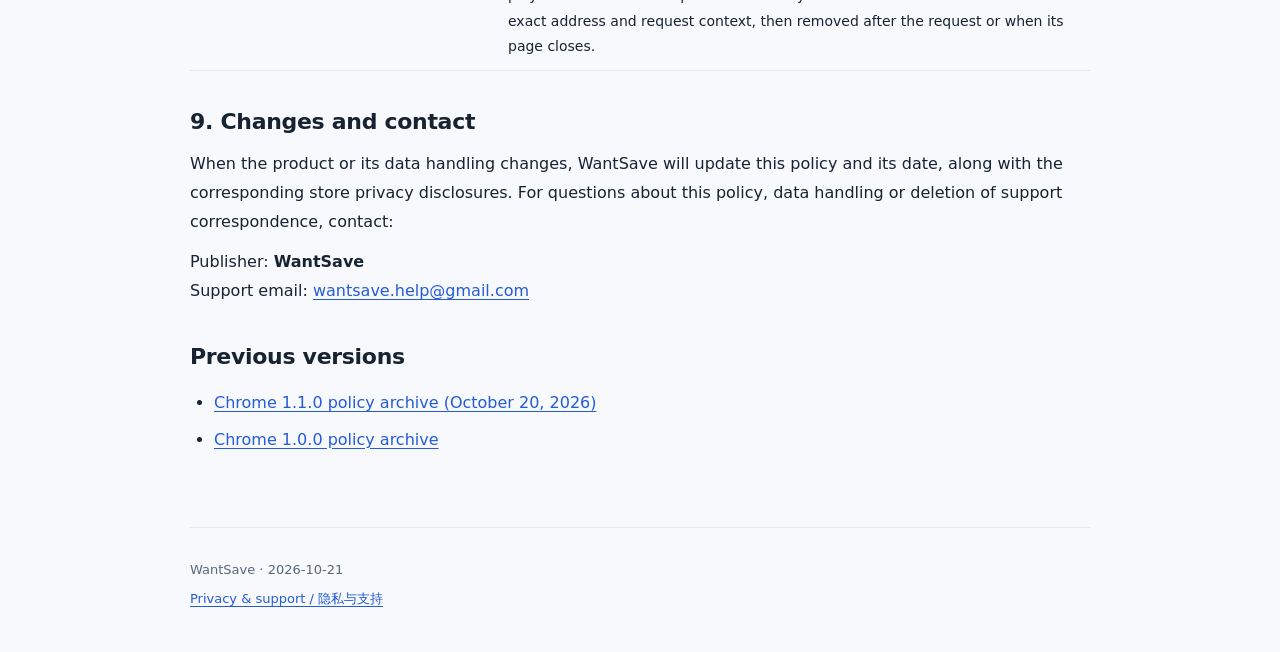
<file: privacy-chrome.html>
<!doctype html>
<html lang="en">
<head>
<meta charset="utf-8">
<meta name="viewport" content="width=device-width,initial-scale=1">
<meta name="description" content="WantSave Chrome privacy policy. 中文与 English. Current applicable extension version: 1.1.0.">
<link rel="canonical" href="https://purewhiteiiii.github.io/wantsave-privacy/privacy-chrome.html">
<title>Privacy Policy · WantSave</title>
<link rel="stylesheet" href="style-1.1.0.css">
<style>[hidden]{display:none!important}section[data-policy]{scroll-margin-top:20px}</style>
</head>
<body>
<header><a class="brand" href="chrome.html">WantSave</a>
<nav aria-label="Language"><a href="#zh" lang="zh-CN" data-language="zh">中文</a><a href="#en" lang="en" data-language="en">English</a></nav></header>
<main>
<section id="zh" lang="zh-CN" data-policy="zh"><div class="eyebrow">我全都要 WantSave · Chrome 基础版 1.1.0</div><h1>隐私政策</h1><p class="meta">发布者：WantSave · 生效日期：2026-10-20 · 更新日期：2026-10-21</p>
<div class="summary"><p>WantSave 在你的浏览器中发现、下载和合并媒体，并保存本地任务以便恢复。扩展没有发布者运营的媒体上传或行为统计服务。本网站由 GitHub Pages 托管；你主动发送的支持邮件会由发布者接收。以下分别说明这些数据如何处理。</p></div>
<h2>1. 适用范围</h2><p>本政策适用于“我全都要 WantSave”1.1.0 Chrome 基础版、本隐私政策网站，以及你通过支持邮箱向 WantSave 提交的问题。基础版提供网页视频、音频与图片保存、支持的音视频合并和本地下载任务恢复。</p><p>当前基础版没有扩展账号、购买、订阅、广告、遥测或本地 agent/MCP 联动。仅保存你有权下载的内容；原网站的访问条件和隐私政策仍然适用。</p>
<h2>2. 扩展会处理的数据</h2><ul><li><strong>网页和媒体信息：</strong>当前网页及相关框架的地址、标题、媒体元素、媒体链接、播放列表、播放信息和可用画质。</li><li><strong>媒体网络响应：</strong>用于识别媒体的请求地址、来源框架、响应类型、文件名、文件大小、来源地址和发现时间。</li><li><strong>本地下载任务：</strong>任务标题、必要的规范来源信息、所选画质、状态、进度、时间和下载记录标识，以及完整取得的媒体流、片段或合并文件缓存。</li><li><strong>设置：</strong>是否在视频附近显示下载按钮，以及自动、中文或英文语言偏好。</li></ul><p>这些数据用于发现和保存媒体、展示任务、检查保存状态及恢复任务。页面下载按钮开关只控制页面入口；后台媒体发现仍可能在获授权网页运行。你可通过 Chrome 的扩展管理页面限制网站访问或禁用扩展。</p>
<h2>3. 本地存储、保留与删除</h2><p>按钮和语言设置存储在当前 Chrome 配置的本地扩展存储中。网络媒体候选和部分含临时参数的来源记录保存在浏览器会话存储中；相关媒体候选在页面导航或关闭后清理，会话数据会在浏览器会话结束时清理。</p><p>任务记录和媒体缓存保存在扩展本地数据库中，供关闭任务页或重启 Chrome 后恢复使用，并保留至你在“任务列表与恢复”中清除任务。临时链接失效或含查询参数的来源未保留时，恢复可能需要重新获取或重新提供链接。尚未完整取得的流或片段会重新下载。新增站点的临时媒体来源只在当前浏览器会话保留；重启后未完成的任务可能需要回到原网页重新添加。</p><p>清除任务和缓存不会删除已经保存到电脑的文件。磁盘文件与 Chrome 下载记录由你通过系统和浏览器管理。卸载扩展或清除扩展数据会使本地设置和缓存不可用。</p>
<h2>4. 与原网站和媒体服务器的通信</h2><p>下载直接请求你选择的原网站、播放列表及其媒体分发服务器。Bilibili 和 YouTube 发现功能还会访问原站公开页面和播放信息接口。YouTube 适配读取当前网页的公开播放器配置，通过随包提供的代码调用已加载播放器的地址转换功能；不会执行下载得到的脚本。YouTube 原站播放信息请求使用浏览器的正常站点上下文。这些服务会接收完成请求所需的信息，例如 IP 地址、请求地址和请求头，并按其自身政策处理。</p><p>扩展不直接读取、保存或导出浏览器 Cookie。部分原站请求可能由 Chrome 根据站点和隐私设置自动附带已有凭证。所选资源的网络协议取决于原地址；扩展没有独立的登录、密码或支付收集表单。</p>
<h2>5. 数据用途与共享</h2><p>扩展不会把媒体、下载任务或浏览活动上传到发布者运营的数据收集服务，不使用 Chrome 同步存储。WantSave 不出售这些数据，不将其用于广告、信用评估、贷款或与媒体下载和本地任务恢复无关的目的。提供下载功能所需的原站通信见上一节。</p><p>WantSave 对通过 Chrome 接口取得的信息的使用遵循 <a href="https://developer.chrome.com/docs/webstore/program-policies/user-data-faq">Chrome Web Store User Data Policy</a>，包括其 Limited Use（有限使用）要求。</p>
<h2>6. 本网站与 GitHub Pages</h2><p>本网站为 GitHub Pages 托管的静态网页。网站没有由 WantSave 添加的统计脚本、广告、跟踪像素或登录功能。根据 GitHub 的说明，访问 GitHub Pages 时，GitHub 会为安全目的记录和保存访问者 IP 地址；这与扩展的本地媒体处理是两项独立的数据处理。</p><p>详见 <a href="https://docs.github.com/en/pages/getting-started-with-github-pages/what-is-github-pages#data-collection">GitHub Pages 数据收集说明</a>和 <a href="https://docs.github.com/en/site-policy/privacy-policies/github-general-privacy-statement">GitHub 隐私声明</a>。</p>
<h2>7. 支持邮件</h2><p>如果你主动给支持邮箱发邮件，WantSave 会收到你的发件地址、邮件内容及你自行附加的信息，用于答复和处理该问题。邮箱服务商也会按其政策处理邮件。支持邮件在处理问题及必要后续沟通所需期间保留，你可通过下方邮箱提出删除请求。</p><p>反馈通常只需提供扩展版本、操作步骤和错误提示。请勿附上密码、验证码、私人媒体或带访问令牌的完整链接。</p>
<h2>8. 权限如何使用</h2><table><thead><tr><th scope="col">权限</th><th scope="col">用途</th></tr></thead><tbody><tr><td>网站访问、scripting</td><td>发现媒体、显示页面下载入口，读取播放信息与画质。</td></tr><tr><td>webRequest</td><td>识别媒体网络响应，为下载列表提供候选来源。</td></tr><tr><td>downloads</td><td>保存所选媒体、检查下载状态、取消下载和定位文件。</td></tr><tr><td>storage</td><td>保存本地按钮及语言设置、会话来源和临时请求规则信息。</td></tr><tr><td>declarativeNetRequestWithHostAccess</td><td>仅为由扩展发起的特定媒体和播放信息请求临时设置来源及客户端标头，限制到具体地址及请求上下文，请求结束或相关页面关闭后清理。</td></tr></tbody></table>
<h2>9. 政策更新与联系</h2><p>产品或数据处理方式发生变化时，WantSave 会更新本政策和页面日期，并同步相应的商店隐私披露。有关本政策、数据处理或支持邮件删除的问题，请联系：</p><p>发布者：<strong>WantSave</strong><br>支持邮箱：<a class="contact" href="mailto:wantsave.help@gmail.com">wantsave.help@gmail.com</a></p>
<h2>历史版本</h2>
<ul><li><a href="privacy-chrome-1.1.0.html">Chrome 1.1.0 隐私政策存档（2026-10-20）</a></li>
<li><a href="privacy.html">Chrome 1.0.0 隐私政策存档</a></li></ul>
</section>
<section id="en" lang="en" data-policy="en"><div class="eyebrow">WANTSAVE · CHROME BASIC EDITION 1.1.0</div><h1>Privacy policy</h1><p class="meta">Publisher: WantSave · Effective: October 20, 2026 · Updated: October 21, 2026</p>
<div class="summary"><p>WantSave finds, downloads and merges media in your browser and stores local tasks for recovery. The extension has no publisher-operated media upload or activity analytics service. This website is hosted on GitHub Pages, and the publisher receives support emails you choose to send. These separate uses are explained below.</p></div>
<h2>1. Scope</h2><p>This policy covers the WantSave 1.1.0 basic Chrome extension, this privacy policy website and questions you send to WantSave's support email. The basic edition saves web videos, audio and images, merges supported media in the browser and provides local download task recovery.</p><p>The current basic edition has no extension account, purchases, subscriptions, advertising, telemetry or local agent/MCP integration. Save only content you have the right to download. The source website's access conditions and privacy policy still apply.</p>
<h2>2. Data handled by the extension</h2><ul><li><strong>Page and media information:</strong> addresses and titles of the current page and relevant frames, media elements and links, playlists, playback information and available qualities.</li><li><strong>Media network responses:</strong> request URLs, source frames, response types, filenames, file sizes, referring sources and detection times used to identify media.</li><li><strong>Local download tasks:</strong> titles, necessary normalized source information, selected quality, status, progress, timestamps, download record identifiers and cached complete media streams, segments or merged files.</li><li><strong>Settings:</strong> whether download buttons appear near videos, and automatic, Chinese or English language preferences.</li></ul><p>This information supports media discovery and saving, task display, download completion checks and task recovery. The in-page button setting controls the page entry point; background media discovery can still run on authorized pages. You can restrict website access or disable the extension through Chrome's extension settings.</p>
<h2>3. Local storage, retention and deletion</h2><p>Button and language preferences are saved in the current Chrome profile's local extension storage. Network media candidates and some source records containing temporary URL parameters use browser session storage. Relevant media candidates are cleared when pages navigate or tabs close, and session data is cleared when the browser session ends.</p><p>Task records and media caches use the extension's local database so tasks can be recovered after closing a task page or restarting Chrome. They remain until you clear the task through the task list. Recovery may require refreshing or supplying a source URL again when a temporary link expires or its query parameters were not retained. Incomplete streams or segments are fetched again. Temporary sources used by new site adapters remain only in the current browser session; an unfinished task may need to be added again from its original page after restarting.</p><p>Clearing tasks and caches does not delete files already saved to your computer. You manage disk files and Chrome download history through your operating system and browser. Uninstalling the extension or clearing its data makes its local settings and caches unavailable.</p>
<h2>4. Requests to source websites and media servers</h2><p>Downloads request the source website, playlist and media distribution servers you select. Bilibili and YouTube discovery also request public original-site pages and playback metadata. The YouTube adapter reads public player configuration from the current page. Bundled code calls the already-loaded player URL conversion function; downloaded scripts are never executed. YouTube playback-metadata requests on the original site use the browser's normal site context. These services receive information needed for the request, such as your IP address, request URL and headers, and process it under their own policies.</p><p>The extension does not directly read, store or export browser cookies. Chrome may attach existing credentials to some source-site requests according to site and privacy settings. The resource's network protocol depends on its original URL. The extension has no separate form for collecting logins, passwords or payment details.</p>
<h2>5. Use and sharing</h2><p>The extension does not upload media, download tasks or browsing activity to a publisher-operated data collection service and does not use Chrome sync storage. WantSave does not sell this data or use it for advertising, creditworthiness, lending or purposes unrelated to media downloading and local task recovery. Requests needed to deliver downloads are described in the previous section.</p><p>WantSave's use of information from Chrome APIs follows the <a href="https://developer.chrome.com/docs/webstore/program-policies/user-data-faq">Chrome Web Store User Data Policy</a>, including its Limited Use requirements.</p>
<h2>6. This website and GitHub Pages</h2><p>This is a static website hosted on GitHub Pages. WantSave has added no analytics scripts, advertisements, tracking pixels or login feature to the site. GitHub states that it logs and stores visitors' IP addresses for security when GitHub Pages sites are visited. This is separate from the extension's local media processing.</p><p>See <a href="https://docs.github.com/en/pages/getting-started-with-github-pages/what-is-github-pages#data-collection">GitHub Pages data collection</a> and the <a href="https://docs.github.com/en/site-policy/privacy-policies/github-general-privacy-statement">GitHub Privacy Statement</a>.</p>
<h2>7. Support email</h2><p>If you choose to email support, WantSave receives your sender address, message and any information you attach to answer and resolve your request. The email provider also processes messages under its own policy. Support correspondence is retained for as long as needed to handle the request and necessary follow-up. You can request deletion using the contact address below.</p><p>An issue report normally needs only the extension version, steps and error message. Please leave out passwords, verification codes, private media and complete links containing access tokens.</p>
<h2>8. Permissions</h2><table><thead><tr><th scope="col">Permission</th><th scope="col">Purpose</th></tr></thead><tbody><tr><td>Website access, scripting</td><td>Find media, show in-page download controls and read playback sources and qualities.</td></tr><tr><td>webRequest</td><td>Identify media network responses to populate the available download sources.</td></tr><tr><td>downloads</td><td>Save selected media, check completion, cancel downloads and locate saved files.</td></tr><tr><td>storage</td><td>Keep local button and language settings, session-only sources and temporary request-rule information.</td></tr><tr><td>declarativeNetRequestWithHostAccess</td><td>Temporarily set required source and client headers for specific media and playback-information requests initiated by the extension. Rules are limited to the exact address and request context, then removed after the request or when its page closes.</td></tr></tbody></table>
<h2>9. Changes and contact</h2><p>When the product or its data handling changes, WantSave will update this policy and its date, along with the corresponding store privacy disclosures. For questions about this policy, data handling or deletion of support correspondence, contact:</p><p>Publisher: <strong>WantSave</strong><br>Support email: <a class="contact" href="mailto:wantsave.help@gmail.com">wantsave.help@gmail.com</a></p>
<h2>Previous versions</h2>
<ul><li><a href="privacy-chrome-1.1.0-en.html">Chrome 1.1.0 policy archive (October 20, 2026)</a></li>
<li><a href="privacy-en.html">Chrome 1.0.0 policy archive</a></li></ul>
</section>
</main>
<footer><p>WantSave · 2026-10-21</p><p><a href="chrome.html">Privacy &amp; support / 隐私与支持</a></p></footer>
<script>(() => {
  'use strict';
  function showLanguage() {
    const requested = window.location.hash.slice(1);
    const language = requested === 'zh' || requested === 'en'
      ? requested
      : /^zh(?:-|$)/i.test(navigator.language || '') ? 'zh' : 'en';
    document.documentElement.lang = language === 'zh' ? 'zh-CN' : 'en';
    document.title = language === 'zh' ? '隐私政策 · 我全都要 WantSave' : 'Privacy Policy · WantSave';
    for (const policy of document.querySelectorAll('[data-policy]')) {
      policy.hidden = policy.dataset.policy !== language;
    }
    for (const link of document.querySelectorAll('[data-language]')) {
      if (link.dataset.language === language) link.setAttribute('aria-current', 'page');
      else link.removeAttribute('aria-current');
    }
    document.querySelector('nav').setAttribute('aria-label', language === 'zh' ? '语言' : 'Language');
  }
  window.addEventListener('hashchange', showLanguage);
  showLanguage();
})();</script>
</body></html>

<!-- Keep this URL stable; retain archived policy versions when updating. -->
</file>
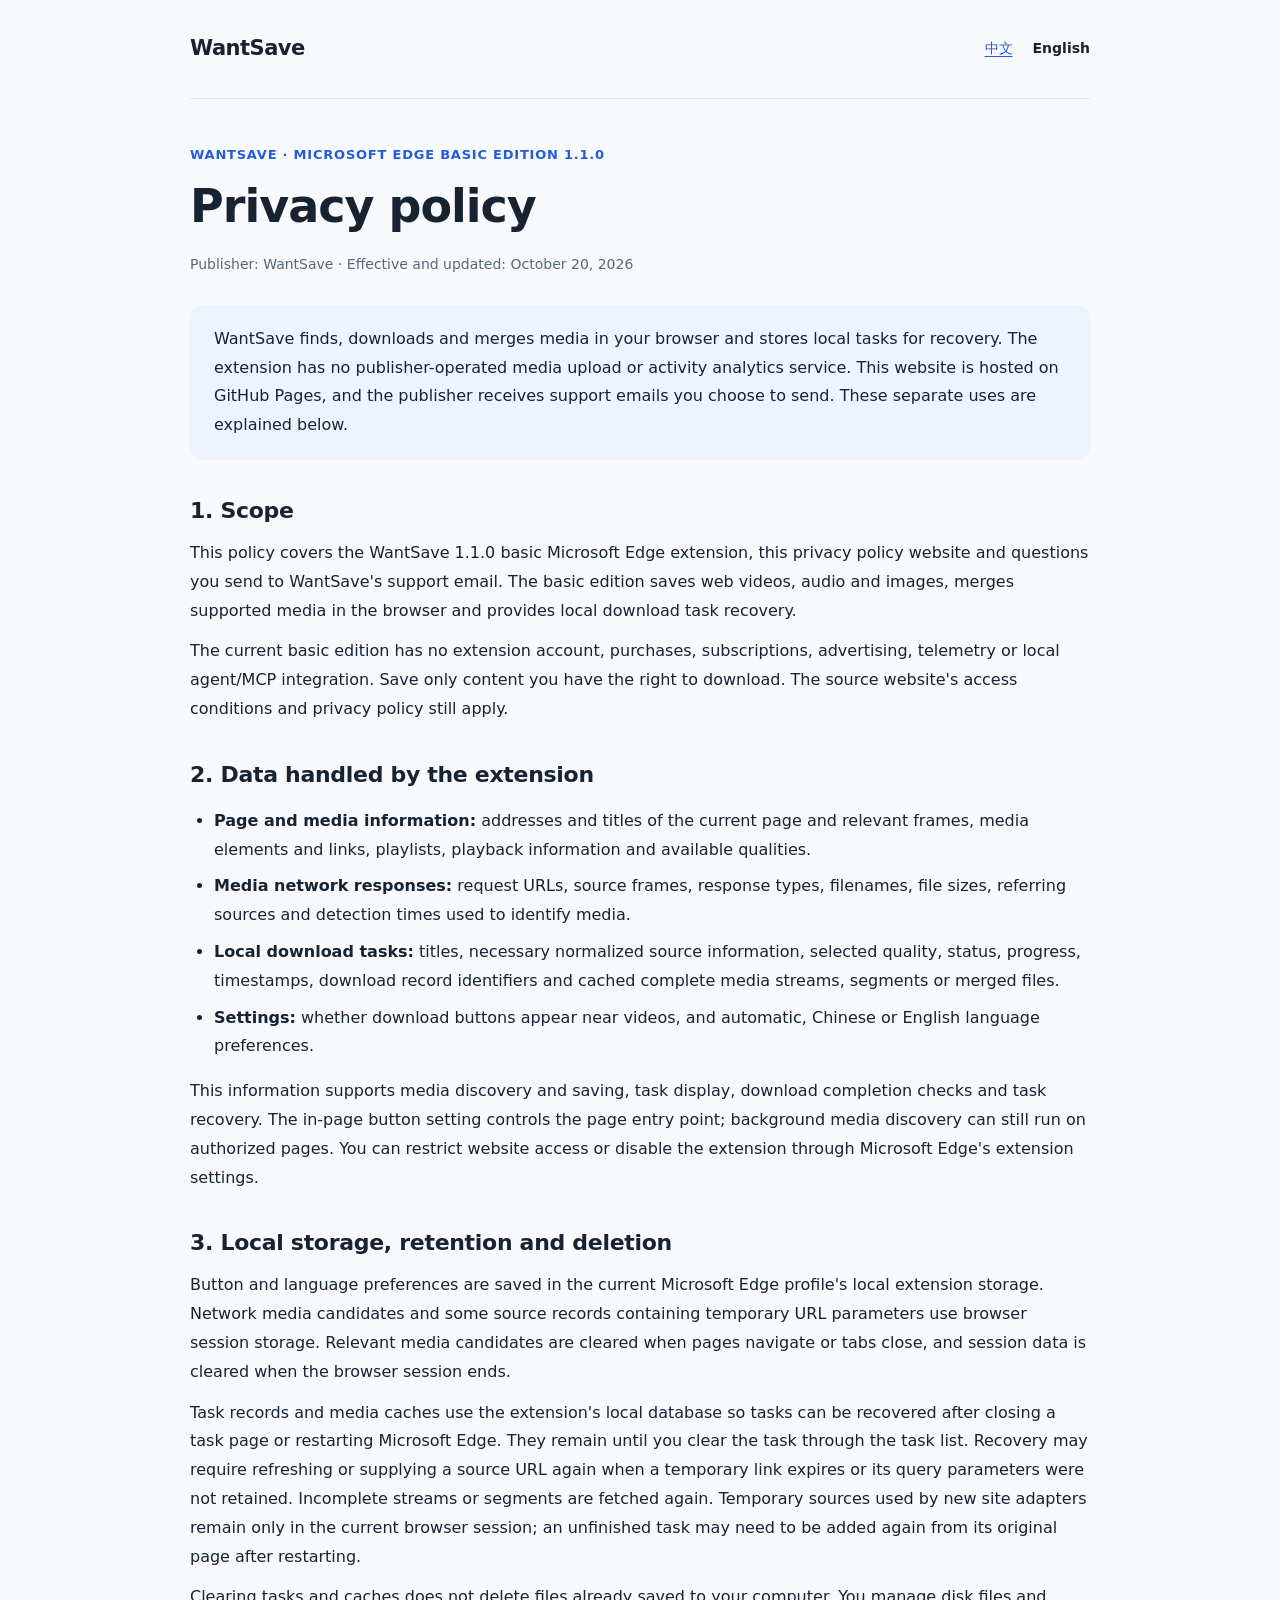
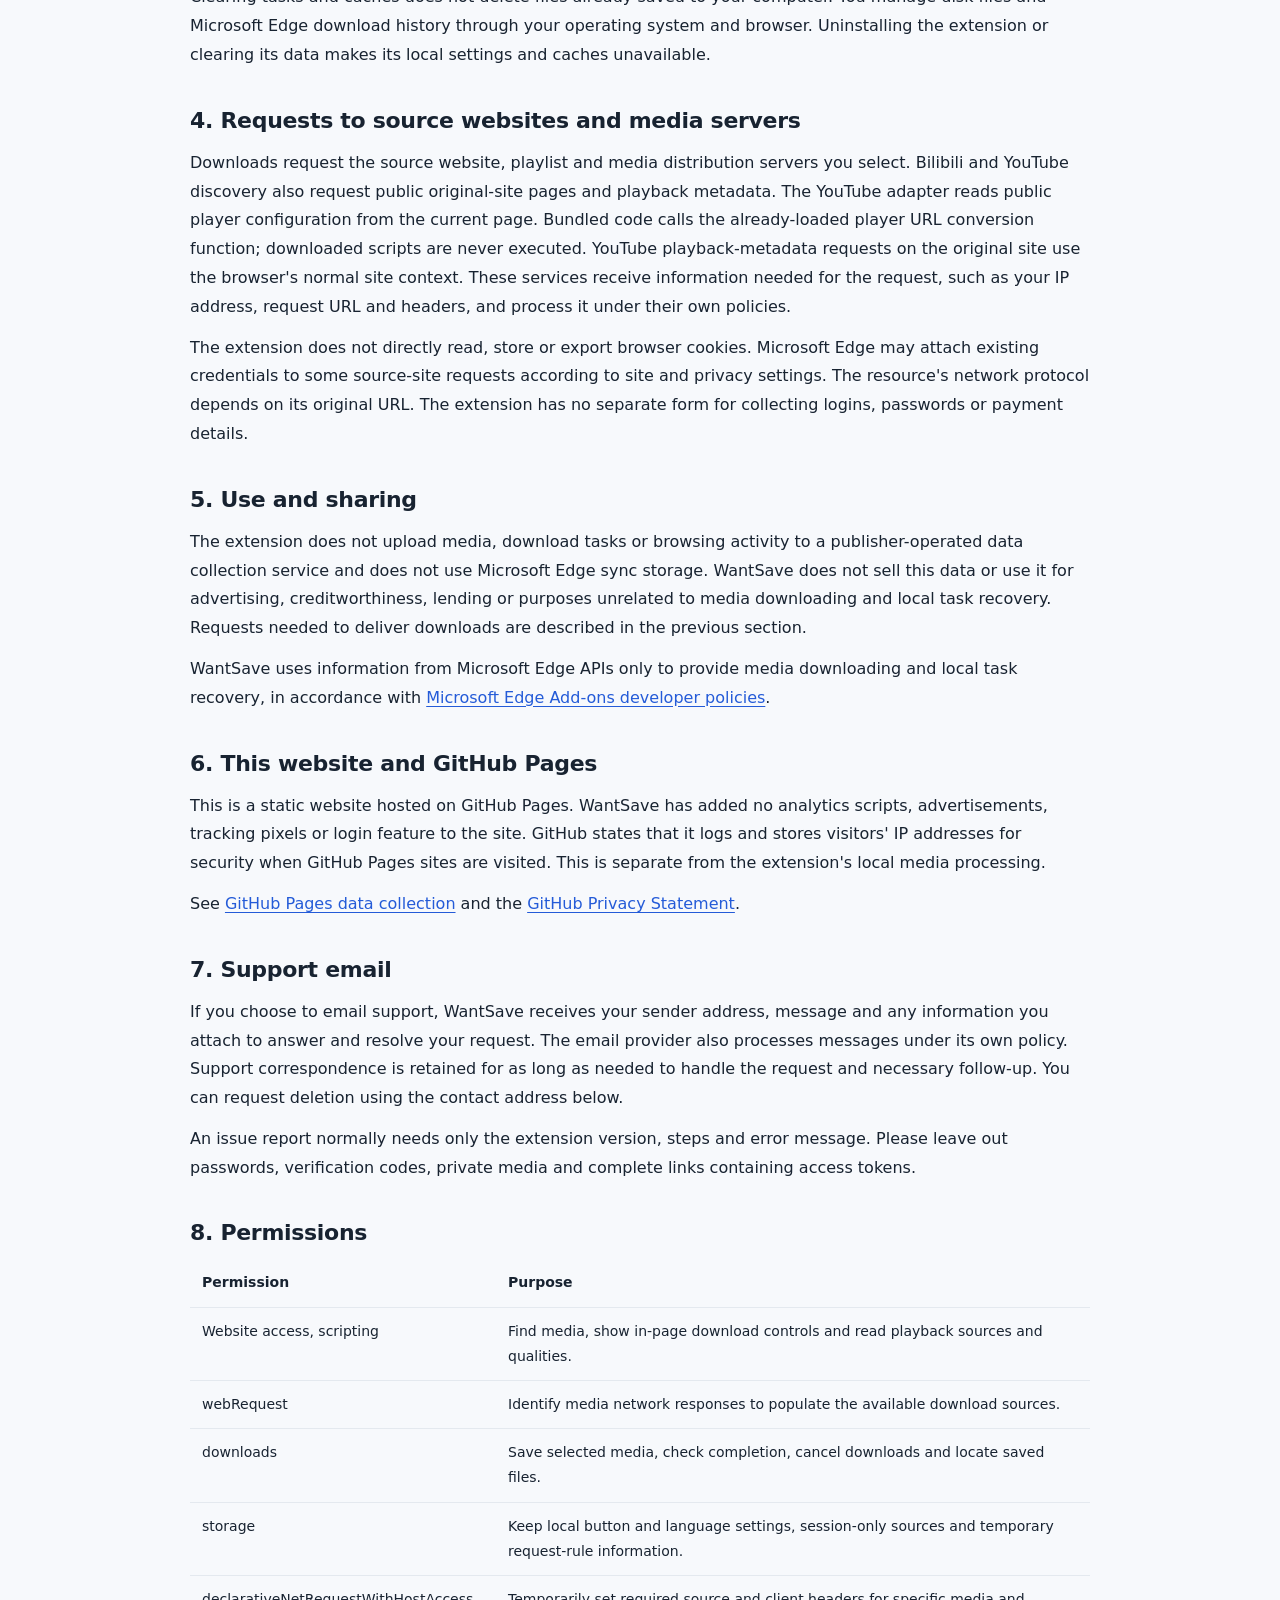
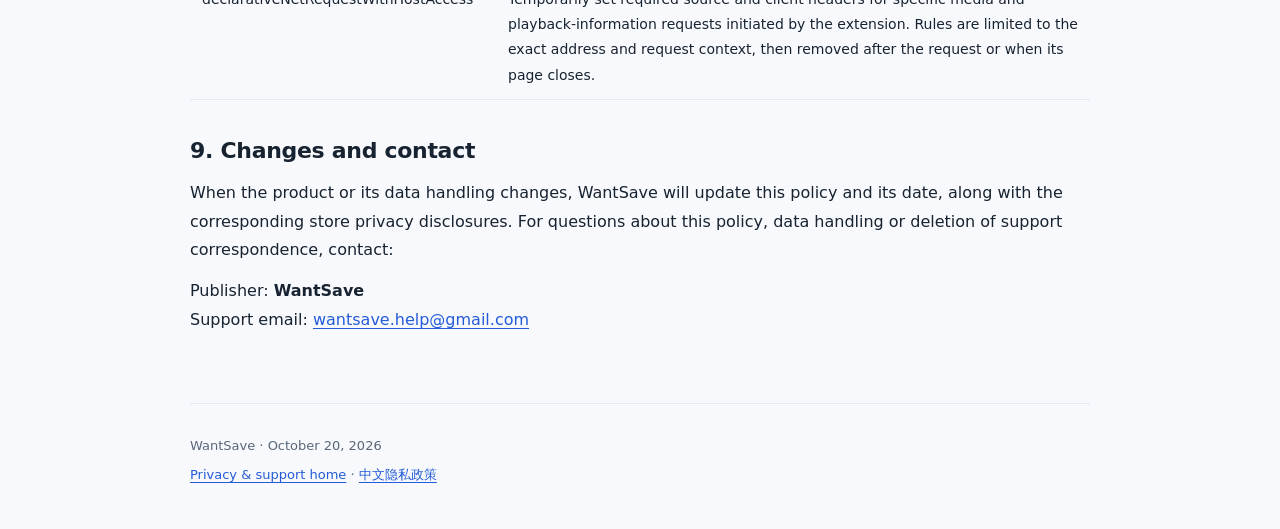
<file: privacy-edge-1.1.0-en.html>
<!doctype html>
<html lang="en"><head><meta charset="utf-8"><meta name="viewport" content="width=device-width,initial-scale=1"><meta name="description" content="Privacy policy for the WantSave 1.1.0 Microsoft Edge basic edition."><title>Privacy Policy · WantSave</title><link rel="stylesheet" href="style-1.1.0.css"></head>
<body><header><a class="brand" href="edge-1.1.0.html">WantSave</a><nav aria-label="Language"><a href="privacy-edge-1.1.0.html" lang="zh-CN">中文</a><a href="privacy-edge-1.1.0-en.html" aria-current="page">English</a></nav></header>
<main><div class="eyebrow">WANTSAVE · MICROSOFT EDGE BASIC EDITION 1.1.0</div><h1>Privacy policy</h1><p class="meta">Publisher: WantSave · Effective and updated: October 20, 2026</p>
<div class="summary"><p>WantSave finds, downloads and merges media in your browser and stores local tasks for recovery. The extension has no publisher-operated media upload or activity analytics service. This website is hosted on GitHub Pages, and the publisher receives support emails you choose to send. These separate uses are explained below.</p></div>
<h2>1. Scope</h2><p>This policy covers the WantSave 1.1.0 basic Microsoft Edge extension, this privacy policy website and questions you send to WantSave's support email. The basic edition saves web videos, audio and images, merges supported media in the browser and provides local download task recovery.</p><p>The current basic edition has no extension account, purchases, subscriptions, advertising, telemetry or local agent/MCP integration. Save only content you have the right to download. The source website's access conditions and privacy policy still apply.</p>
<h2>2. Data handled by the extension</h2><ul><li><strong>Page and media information:</strong> addresses and titles of the current page and relevant frames, media elements and links, playlists, playback information and available qualities.</li><li><strong>Media network responses:</strong> request URLs, source frames, response types, filenames, file sizes, referring sources and detection times used to identify media.</li><li><strong>Local download tasks:</strong> titles, necessary normalized source information, selected quality, status, progress, timestamps, download record identifiers and cached complete media streams, segments or merged files.</li><li><strong>Settings:</strong> whether download buttons appear near videos, and automatic, Chinese or English language preferences.</li></ul><p>This information supports media discovery and saving, task display, download completion checks and task recovery. The in-page button setting controls the page entry point; background media discovery can still run on authorized pages. You can restrict website access or disable the extension through Microsoft Edge's extension settings.</p>
<h2>3. Local storage, retention and deletion</h2><p>Button and language preferences are saved in the current Microsoft Edge profile's local extension storage. Network media candidates and some source records containing temporary URL parameters use browser session storage. Relevant media candidates are cleared when pages navigate or tabs close, and session data is cleared when the browser session ends.</p><p>Task records and media caches use the extension's local database so tasks can be recovered after closing a task page or restarting Microsoft Edge. They remain until you clear the task through the task list. Recovery may require refreshing or supplying a source URL again when a temporary link expires or its query parameters were not retained. Incomplete streams or segments are fetched again. Temporary sources used by new site adapters remain only in the current browser session; an unfinished task may need to be added again from its original page after restarting.</p><p>Clearing tasks and caches does not delete files already saved to your computer. You manage disk files and Microsoft Edge download history through your operating system and browser. Uninstalling the extension or clearing its data makes its local settings and caches unavailable.</p>
<h2>4. Requests to source websites and media servers</h2><p>Downloads request the source website, playlist and media distribution servers you select. Bilibili and YouTube discovery also request public original-site pages and playback metadata. The YouTube adapter reads public player configuration from the current page. Bundled code calls the already-loaded player URL conversion function; downloaded scripts are never executed. YouTube playback-metadata requests on the original site use the browser's normal site context. These services receive information needed for the request, such as your IP address, request URL and headers, and process it under their own policies.</p><p>The extension does not directly read, store or export browser cookies. Microsoft Edge may attach existing credentials to some source-site requests according to site and privacy settings. The resource's network protocol depends on its original URL. The extension has no separate form for collecting logins, passwords or payment details.</p>
<h2>5. Use and sharing</h2><p>The extension does not upload media, download tasks or browsing activity to a publisher-operated data collection service and does not use Microsoft Edge sync storage. WantSave does not sell this data or use it for advertising, creditworthiness, lending or purposes unrelated to media downloading and local task recovery. Requests needed to deliver downloads are described in the previous section.</p><p>WantSave uses information from Microsoft Edge APIs only to provide media downloading and local task recovery, in accordance with <a href="https://learn.microsoft.com/en-us/legal/microsoft-edge/extensions/developer-policies">Microsoft Edge Add-ons developer policies</a>.</p>
<h2>6. This website and GitHub Pages</h2><p>This is a static website hosted on GitHub Pages. WantSave has added no analytics scripts, advertisements, tracking pixels or login feature to the site. GitHub states that it logs and stores visitors' IP addresses for security when GitHub Pages sites are visited. This is separate from the extension's local media processing.</p><p>See <a href="https://docs.github.com/en/pages/getting-started-with-github-pages/what-is-github-pages#data-collection">GitHub Pages data collection</a> and the <a href="https://docs.github.com/en/site-policy/privacy-policies/github-general-privacy-statement">GitHub Privacy Statement</a>.</p>
<h2>7. Support email</h2><p>If you choose to email support, WantSave receives your sender address, message and any information you attach to answer and resolve your request. The email provider also processes messages under its own policy. Support correspondence is retained for as long as needed to handle the request and necessary follow-up. You can request deletion using the contact address below.</p><p>An issue report normally needs only the extension version, steps and error message. Please leave out passwords, verification codes, private media and complete links containing access tokens.</p>
<h2>8. Permissions</h2><table><thead><tr><th scope="col">Permission</th><th scope="col">Purpose</th></tr></thead><tbody><tr><td>Website access, scripting</td><td>Find media, show in-page download controls and read playback sources and qualities.</td></tr><tr><td>webRequest</td><td>Identify media network responses to populate the available download sources.</td></tr><tr><td>downloads</td><td>Save selected media, check completion, cancel downloads and locate saved files.</td></tr><tr><td>storage</td><td>Keep local button and language settings, session-only sources and temporary request-rule information.</td></tr><tr><td>declarativeNetRequestWithHostAccess</td><td>Temporarily set required source and client headers for specific media and playback-information requests initiated by the extension. Rules are limited to the exact address and request context, then removed after the request or when its page closes.</td></tr></tbody></table>
<h2>9. Changes and contact</h2><p>When the product or its data handling changes, WantSave will update this policy and its date, along with the corresponding store privacy disclosures. For questions about this policy, data handling or deletion of support correspondence, contact:</p><p>Publisher: <strong>WantSave</strong><br>Support email: <a class="contact" href="mailto:wantsave.help@gmail.com">wantsave.help@gmail.com</a></p></main>
<footer><p>WantSave · October 20, 2026</p><p><a href="edge-1.1.0.html">Privacy &amp; support home</a> · <a href="privacy-edge-1.1.0.html" lang="zh-CN">中文隐私政策</a></p></footer></body></html>
</file>
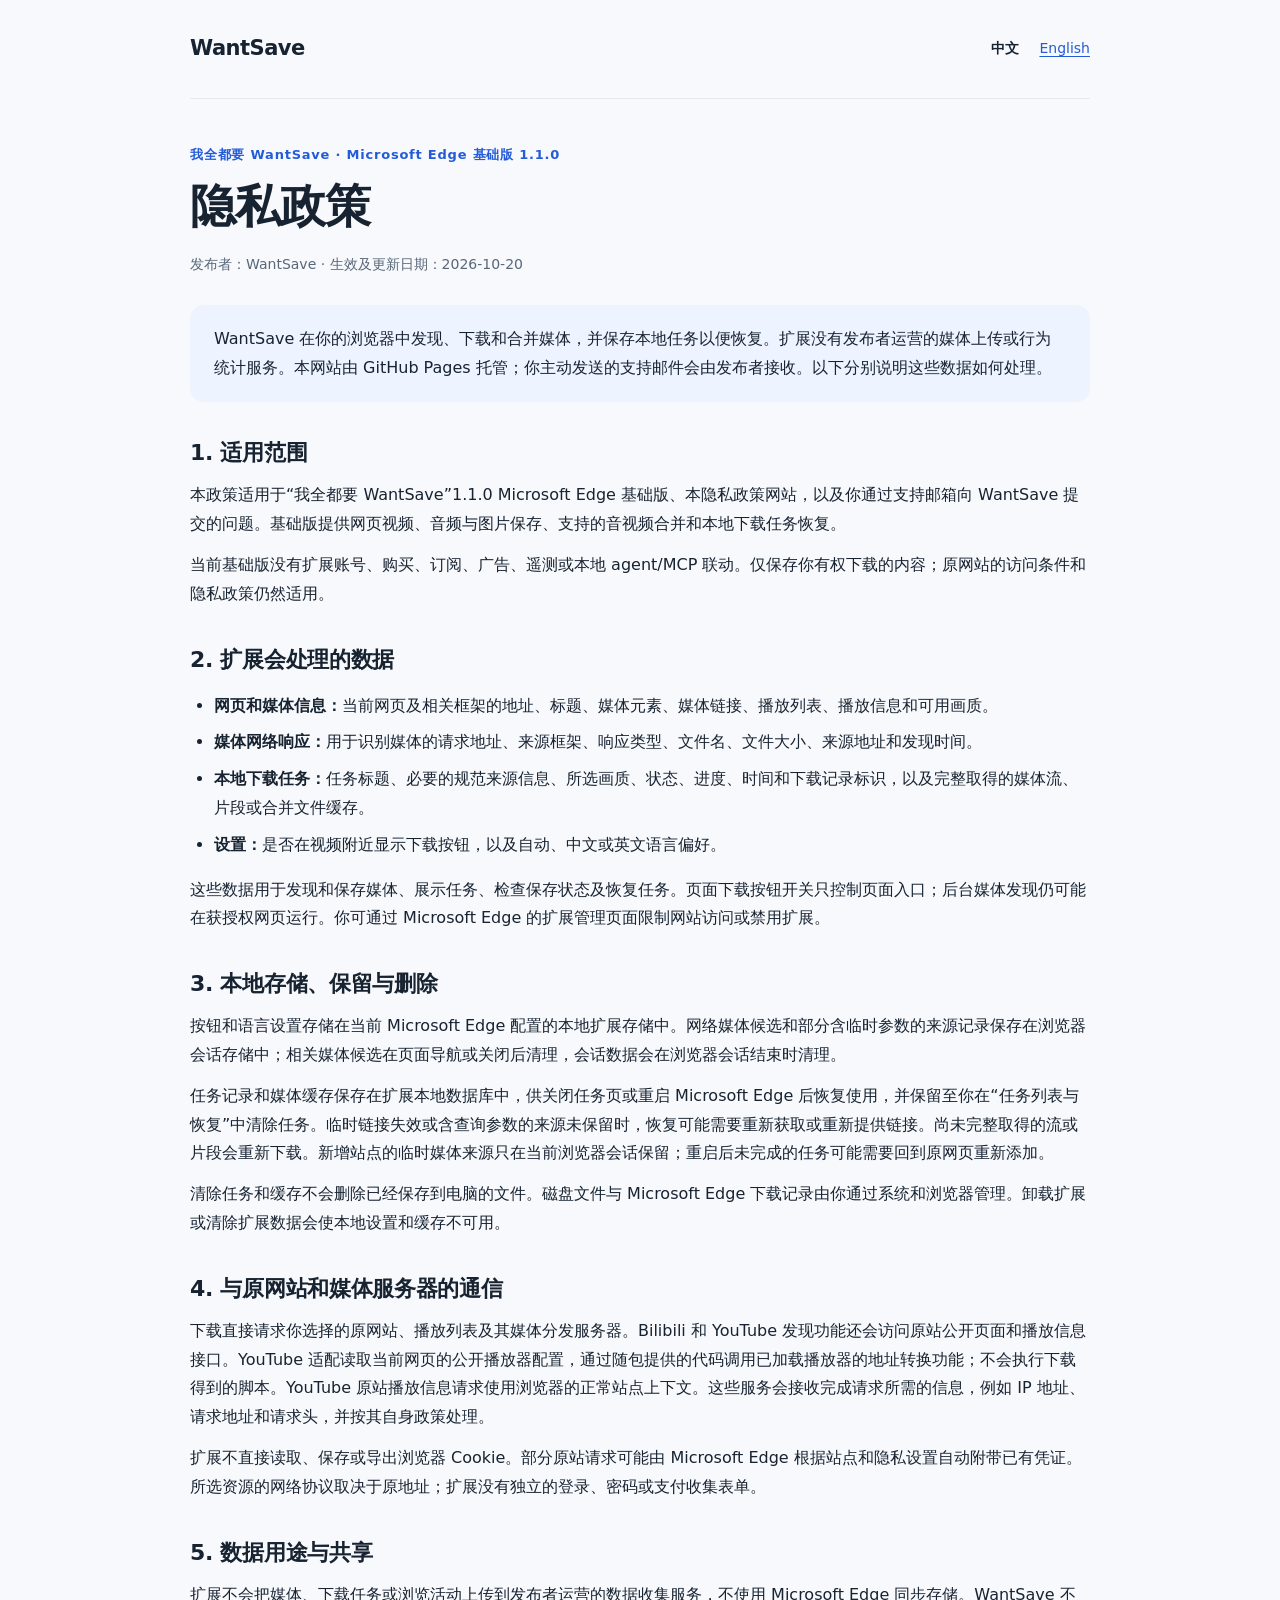
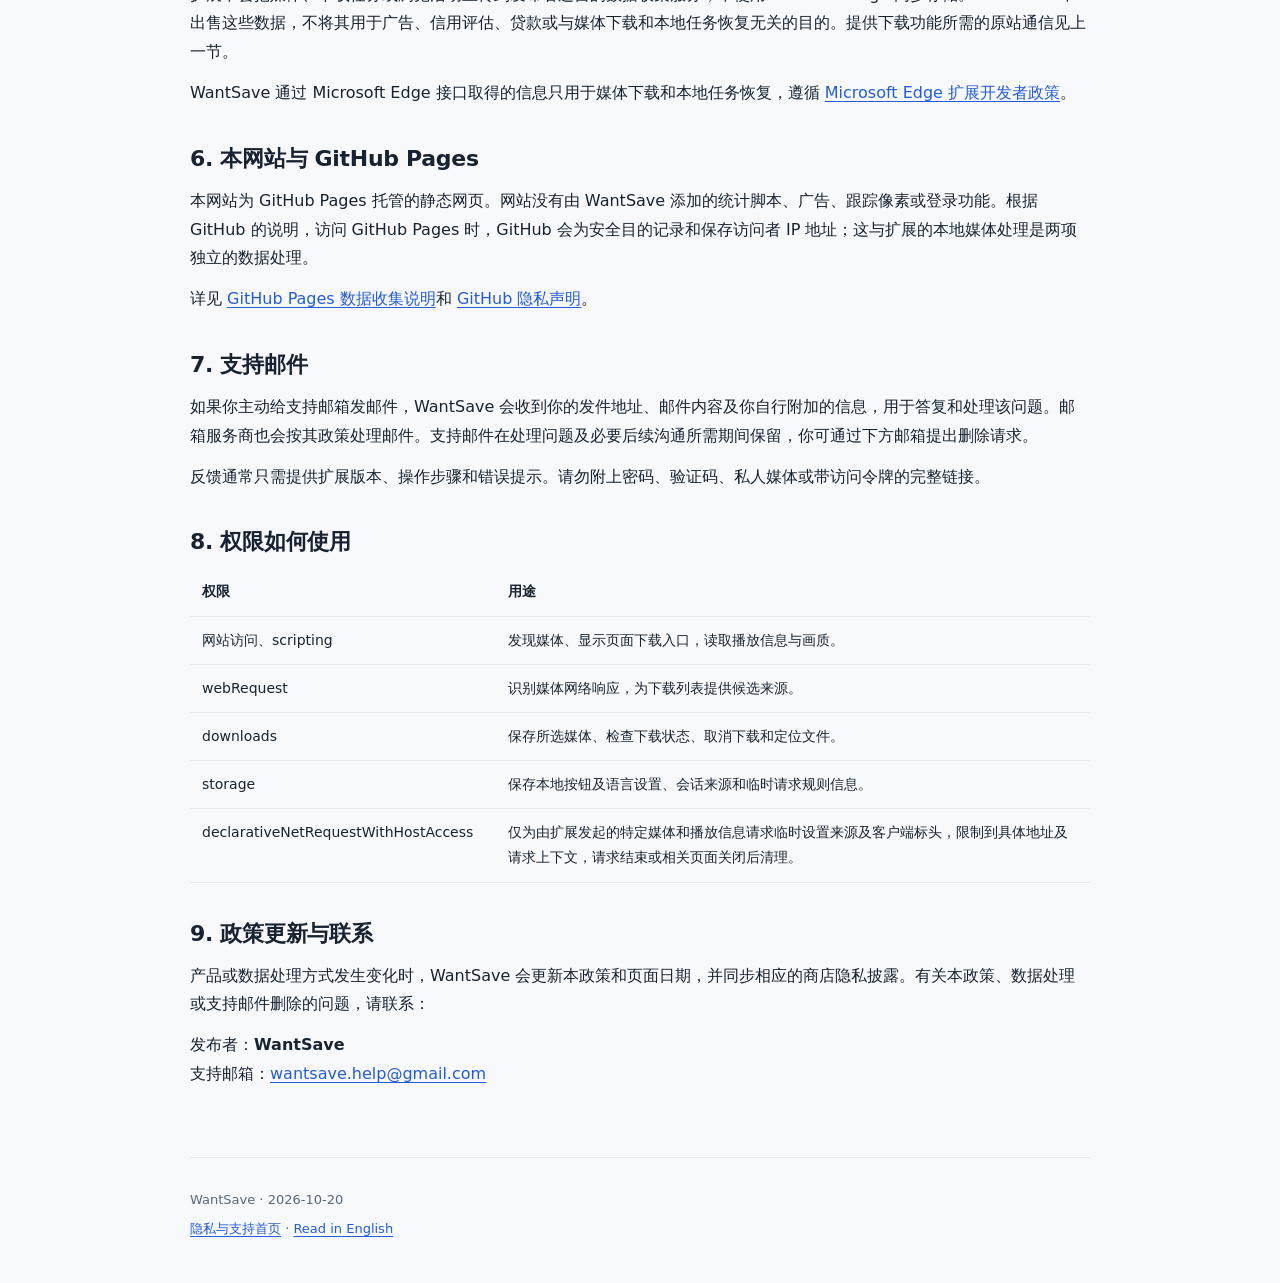
<file: privacy-edge-1.1.0.html>
<!doctype html>
<html lang="zh-CN"><head><meta charset="utf-8"><meta name="viewport" content="width=device-width,initial-scale=1"><meta name="description" content="我全都要 WantSave 1.1.0 基础版隐私政策。"><title>隐私政策 · 我全都要 WantSave</title><link rel="stylesheet" href="style-1.1.0.css"></head>
<body><header><a class="brand" href="edge-1.1.0.html">WantSave</a><nav aria-label="语言"><a href="privacy-edge-1.1.0.html" aria-current="page">中文</a><a href="privacy-edge-1.1.0-en.html" lang="en">English</a></nav></header>
<main><div class="eyebrow">我全都要 WantSave · Microsoft Edge 基础版 1.1.0</div><h1>隐私政策</h1><p class="meta">发布者：WantSave · 生效及更新日期：2026-10-20</p>
<div class="summary"><p>WantSave 在你的浏览器中发现、下载和合并媒体，并保存本地任务以便恢复。扩展没有发布者运营的媒体上传或行为统计服务。本网站由 GitHub Pages 托管；你主动发送的支持邮件会由发布者接收。以下分别说明这些数据如何处理。</p></div>
<h2>1. 适用范围</h2><p>本政策适用于“我全都要 WantSave”1.1.0 Microsoft Edge 基础版、本隐私政策网站，以及你通过支持邮箱向 WantSave 提交的问题。基础版提供网页视频、音频与图片保存、支持的音视频合并和本地下载任务恢复。</p><p>当前基础版没有扩展账号、购买、订阅、广告、遥测或本地 agent/MCP 联动。仅保存你有权下载的内容；原网站的访问条件和隐私政策仍然适用。</p>
<h2>2. 扩展会处理的数据</h2><ul><li><strong>网页和媒体信息：</strong>当前网页及相关框架的地址、标题、媒体元素、媒体链接、播放列表、播放信息和可用画质。</li><li><strong>媒体网络响应：</strong>用于识别媒体的请求地址、来源框架、响应类型、文件名、文件大小、来源地址和发现时间。</li><li><strong>本地下载任务：</strong>任务标题、必要的规范来源信息、所选画质、状态、进度、时间和下载记录标识，以及完整取得的媒体流、片段或合并文件缓存。</li><li><strong>设置：</strong>是否在视频附近显示下载按钮，以及自动、中文或英文语言偏好。</li></ul><p>这些数据用于发现和保存媒体、展示任务、检查保存状态及恢复任务。页面下载按钮开关只控制页面入口；后台媒体发现仍可能在获授权网页运行。你可通过 Microsoft Edge 的扩展管理页面限制网站访问或禁用扩展。</p>
<h2>3. 本地存储、保留与删除</h2><p>按钮和语言设置存储在当前 Microsoft Edge 配置的本地扩展存储中。网络媒体候选和部分含临时参数的来源记录保存在浏览器会话存储中；相关媒体候选在页面导航或关闭后清理，会话数据会在浏览器会话结束时清理。</p><p>任务记录和媒体缓存保存在扩展本地数据库中，供关闭任务页或重启 Microsoft Edge 后恢复使用，并保留至你在“任务列表与恢复”中清除任务。临时链接失效或含查询参数的来源未保留时，恢复可能需要重新获取或重新提供链接。尚未完整取得的流或片段会重新下载。新增站点的临时媒体来源只在当前浏览器会话保留；重启后未完成的任务可能需要回到原网页重新添加。</p><p>清除任务和缓存不会删除已经保存到电脑的文件。磁盘文件与 Microsoft Edge 下载记录由你通过系统和浏览器管理。卸载扩展或清除扩展数据会使本地设置和缓存不可用。</p>
<h2>4. 与原网站和媒体服务器的通信</h2><p>下载直接请求你选择的原网站、播放列表及其媒体分发服务器。Bilibili 和 YouTube 发现功能还会访问原站公开页面和播放信息接口。YouTube 适配读取当前网页的公开播放器配置，通过随包提供的代码调用已加载播放器的地址转换功能；不会执行下载得到的脚本。YouTube 原站播放信息请求使用浏览器的正常站点上下文。这些服务会接收完成请求所需的信息，例如 IP 地址、请求地址和请求头，并按其自身政策处理。</p><p>扩展不直接读取、保存或导出浏览器 Cookie。部分原站请求可能由 Microsoft Edge 根据站点和隐私设置自动附带已有凭证。所选资源的网络协议取决于原地址；扩展没有独立的登录、密码或支付收集表单。</p>
<h2>5. 数据用途与共享</h2><p>扩展不会把媒体、下载任务或浏览活动上传到发布者运营的数据收集服务，不使用 Microsoft Edge 同步存储。WantSave 不出售这些数据，不将其用于广告、信用评估、贷款或与媒体下载和本地任务恢复无关的目的。提供下载功能所需的原站通信见上一节。</p><p>WantSave 通过 Microsoft Edge 接口取得的信息只用于媒体下载和本地任务恢复，遵循 <a href="https://learn.microsoft.com/en-us/legal/microsoft-edge/extensions/developer-policies">Microsoft Edge 扩展开发者政策</a>。</p>
<h2>6. 本网站与 GitHub Pages</h2><p>本网站为 GitHub Pages 托管的静态网页。网站没有由 WantSave 添加的统计脚本、广告、跟踪像素或登录功能。根据 GitHub 的说明，访问 GitHub Pages 时，GitHub 会为安全目的记录和保存访问者 IP 地址；这与扩展的本地媒体处理是两项独立的数据处理。</p><p>详见 <a href="https://docs.github.com/en/pages/getting-started-with-github-pages/what-is-github-pages#data-collection">GitHub Pages 数据收集说明</a>和 <a href="https://docs.github.com/en/site-policy/privacy-policies/github-general-privacy-statement">GitHub 隐私声明</a>。</p>
<h2>7. 支持邮件</h2><p>如果你主动给支持邮箱发邮件，WantSave 会收到你的发件地址、邮件内容及你自行附加的信息，用于答复和处理该问题。邮箱服务商也会按其政策处理邮件。支持邮件在处理问题及必要后续沟通所需期间保留，你可通过下方邮箱提出删除请求。</p><p>反馈通常只需提供扩展版本、操作步骤和错误提示。请勿附上密码、验证码、私人媒体或带访问令牌的完整链接。</p>
<h2>8. 权限如何使用</h2><table><thead><tr><th scope="col">权限</th><th scope="col">用途</th></tr></thead><tbody><tr><td>网站访问、scripting</td><td>发现媒体、显示页面下载入口，读取播放信息与画质。</td></tr><tr><td>webRequest</td><td>识别媒体网络响应，为下载列表提供候选来源。</td></tr><tr><td>downloads</td><td>保存所选媒体、检查下载状态、取消下载和定位文件。</td></tr><tr><td>storage</td><td>保存本地按钮及语言设置、会话来源和临时请求规则信息。</td></tr><tr><td>declarativeNetRequestWithHostAccess</td><td>仅为由扩展发起的特定媒体和播放信息请求临时设置来源及客户端标头，限制到具体地址及请求上下文，请求结束或相关页面关闭后清理。</td></tr></tbody></table>
<h2>9. 政策更新与联系</h2><p>产品或数据处理方式发生变化时，WantSave 会更新本政策和页面日期，并同步相应的商店隐私披露。有关本政策、数据处理或支持邮件删除的问题，请联系：</p><p>发布者：<strong>WantSave</strong><br>支持邮箱：<a class="contact" href="mailto:wantsave.help@gmail.com">wantsave.help@gmail.com</a></p></main>
<footer><p>WantSave · 2026-10-20</p><p><a href="edge-1.1.0.html">隐私与支持首页</a> · <a href="privacy-edge-1.1.0-en.html" lang="en">Read in English</a></p></footer></body></html>
</file>
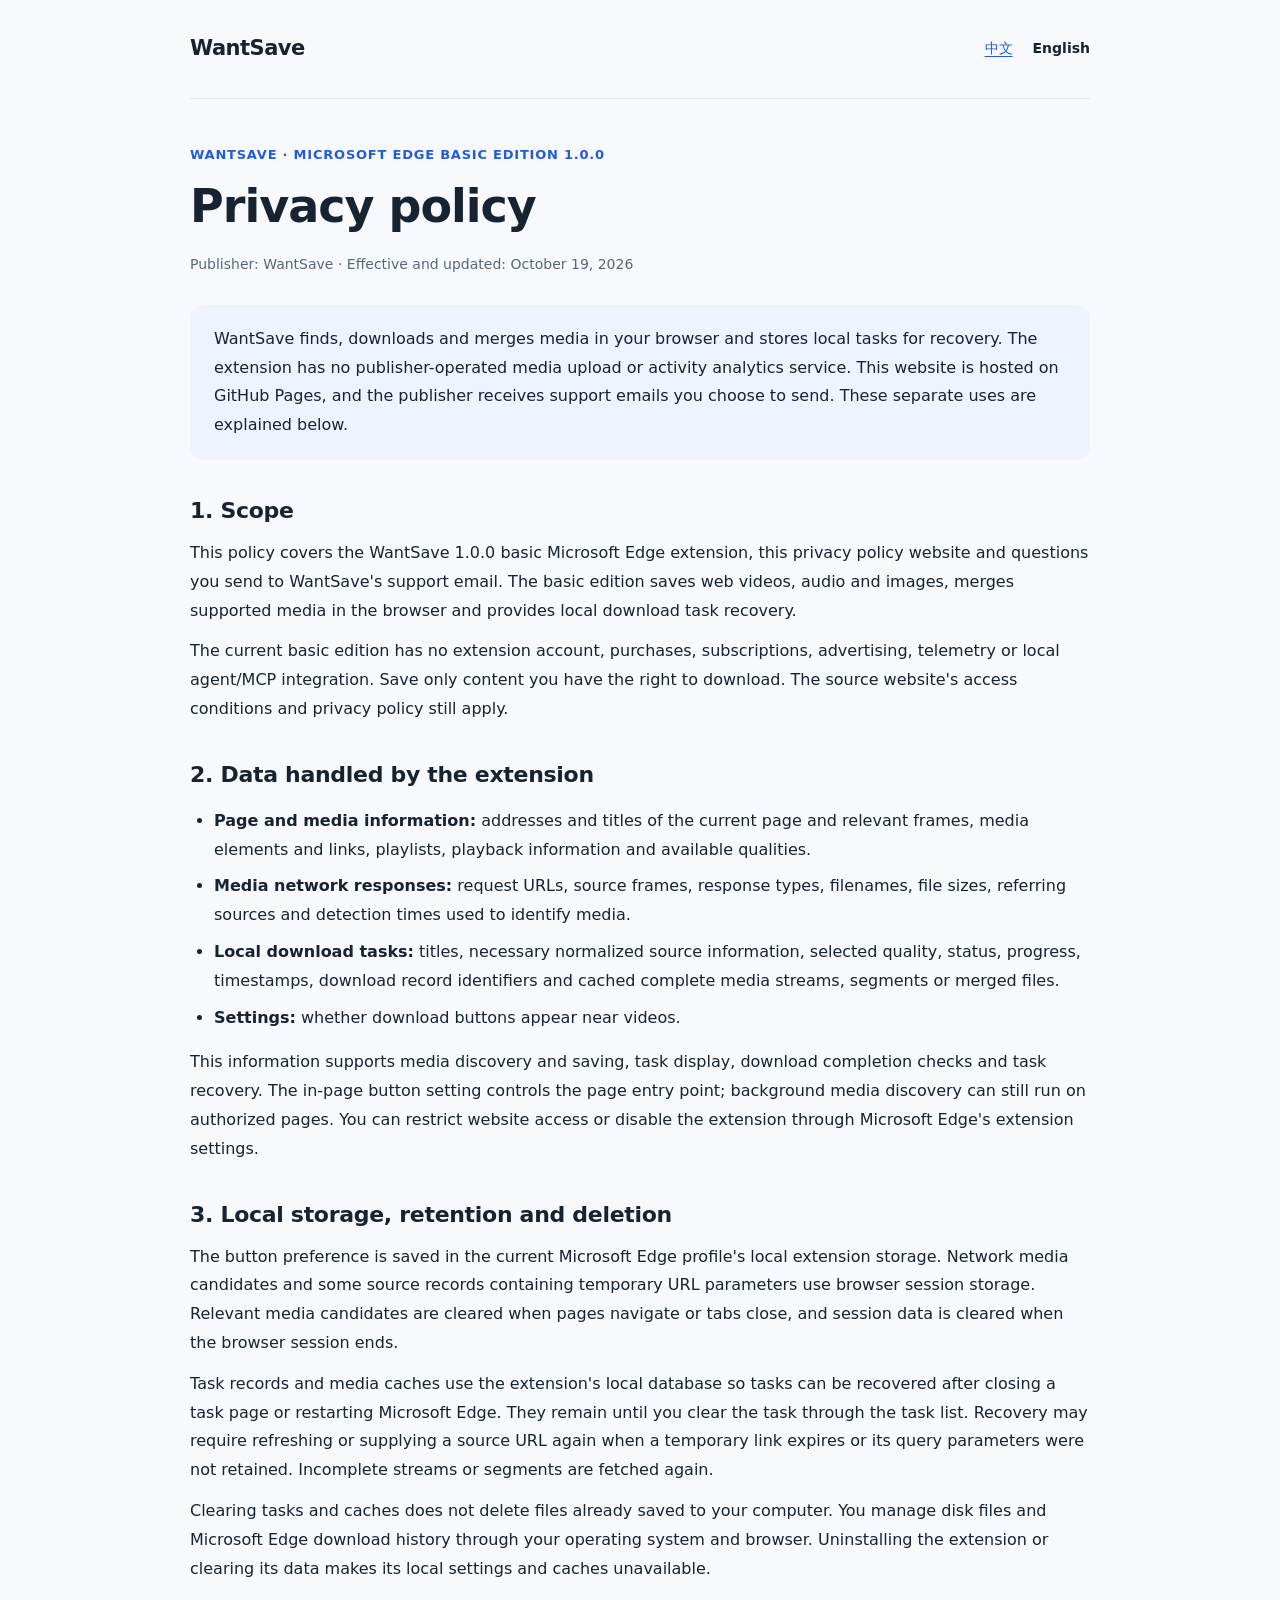
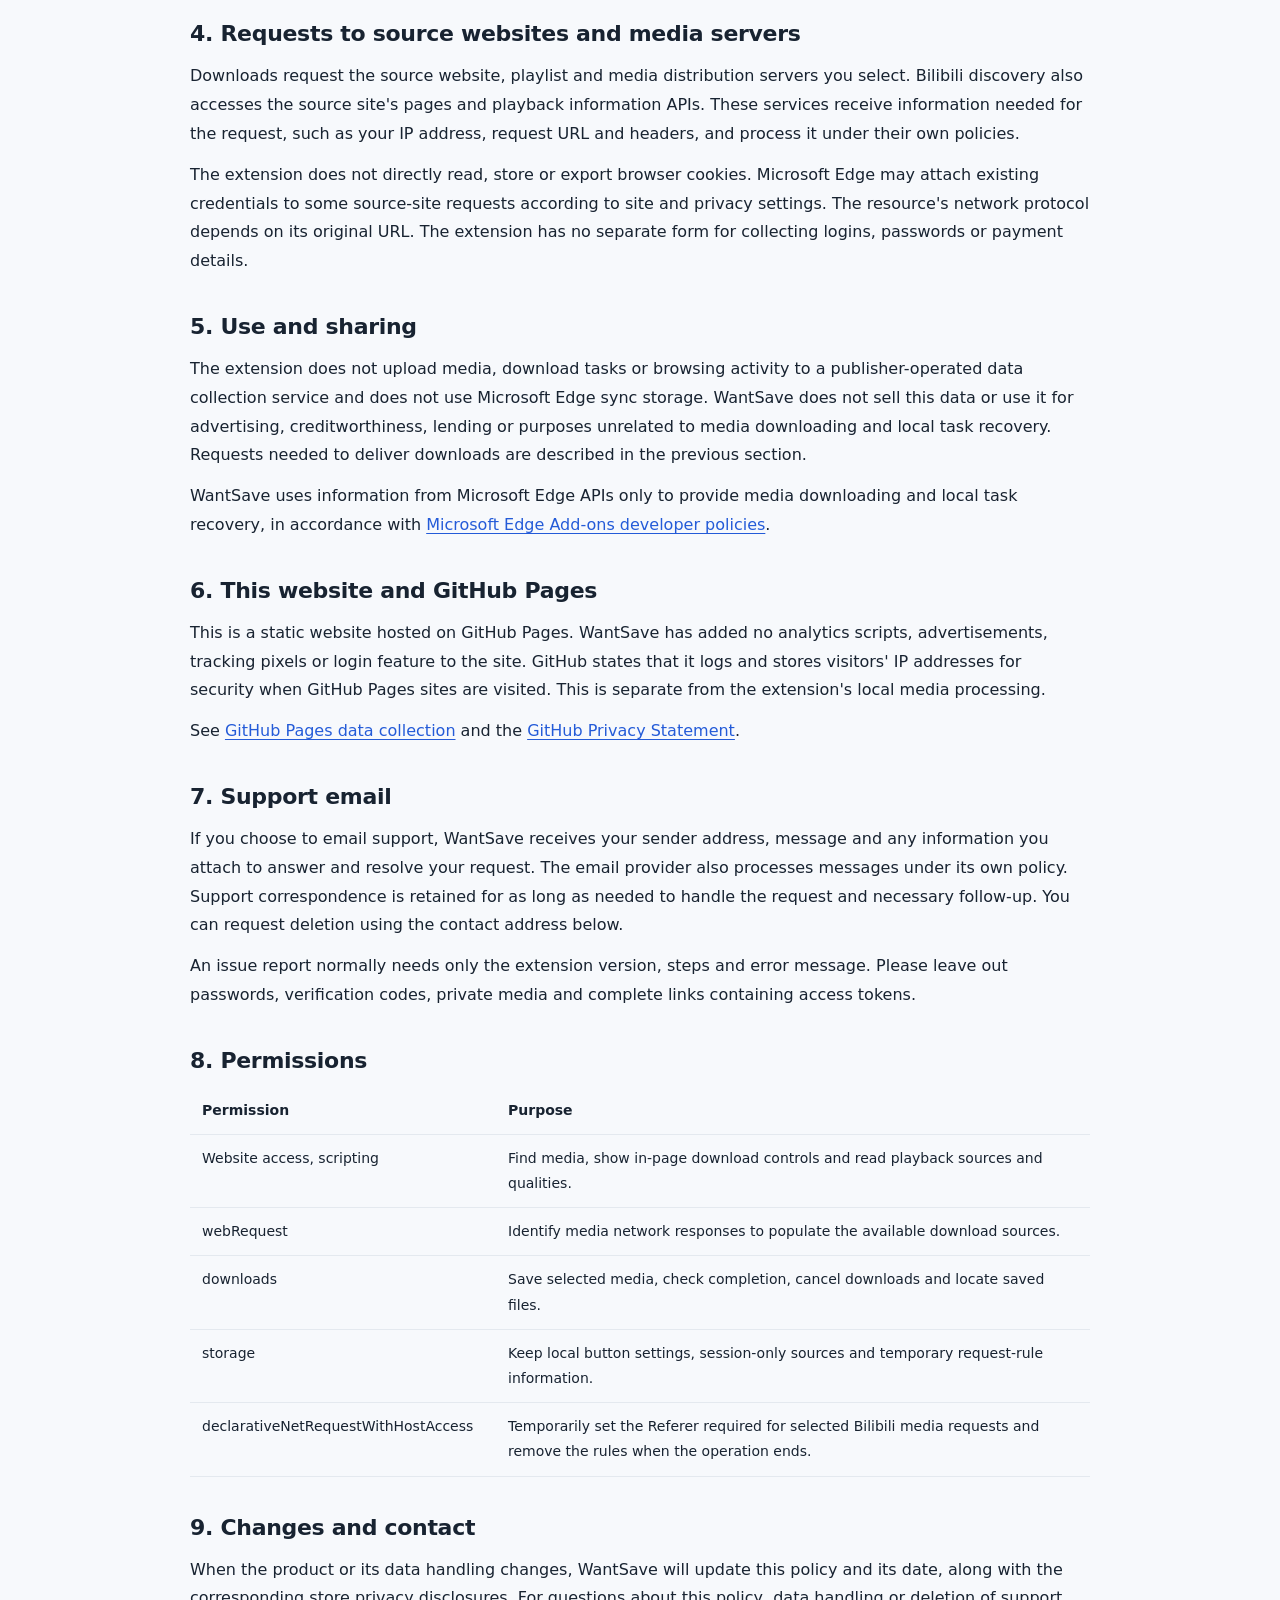
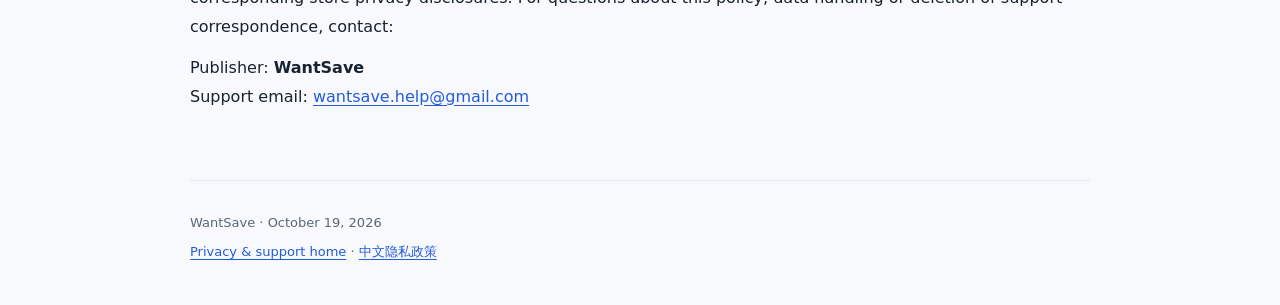
<file: privacy-edge-en.html>
<!doctype html>
<html lang="en"><head><meta charset="utf-8"><meta name="viewport" content="width=device-width,initial-scale=1"><meta name="description" content="Privacy policy for the WantSave 1.0.0 Microsoft Edge basic edition."><title>Privacy Policy · WantSave</title><link rel="stylesheet" href="style.css"></head>
<body><header><a class="brand" href="edge.html">WantSave</a><nav aria-label="Language"><a href="privacy-edge.html" lang="zh-CN">中文</a><a href="privacy-edge-en.html" aria-current="page">English</a></nav></header>
<main><div class="eyebrow">WANTSAVE · MICROSOFT EDGE BASIC EDITION 1.0.0</div><h1>Privacy policy</h1><p class="meta">Publisher: WantSave · Effective and updated: October 19, 2026</p>
<div class="summary"><p>WantSave finds, downloads and merges media in your browser and stores local tasks for recovery. The extension has no publisher-operated media upload or activity analytics service. This website is hosted on GitHub Pages, and the publisher receives support emails you choose to send. These separate uses are explained below.</p></div>
<h2>1. Scope</h2><p>This policy covers the WantSave 1.0.0 basic Microsoft Edge extension, this privacy policy website and questions you send to WantSave's support email. The basic edition saves web videos, audio and images, merges supported media in the browser and provides local download task recovery.</p><p>The current basic edition has no extension account, purchases, subscriptions, advertising, telemetry or local agent/MCP integration. Save only content you have the right to download. The source website's access conditions and privacy policy still apply.</p>
<h2>2. Data handled by the extension</h2><ul><li><strong>Page and media information:</strong> addresses and titles of the current page and relevant frames, media elements and links, playlists, playback information and available qualities.</li><li><strong>Media network responses:</strong> request URLs, source frames, response types, filenames, file sizes, referring sources and detection times used to identify media.</li><li><strong>Local download tasks:</strong> titles, necessary normalized source information, selected quality, status, progress, timestamps, download record identifiers and cached complete media streams, segments or merged files.</li><li><strong>Settings:</strong> whether download buttons appear near videos.</li></ul><p>This information supports media discovery and saving, task display, download completion checks and task recovery. The in-page button setting controls the page entry point; background media discovery can still run on authorized pages. You can restrict website access or disable the extension through Microsoft Edge's extension settings.</p>
<h2>3. Local storage, retention and deletion</h2><p>The button preference is saved in the current Microsoft Edge profile's local extension storage. Network media candidates and some source records containing temporary URL parameters use browser session storage. Relevant media candidates are cleared when pages navigate or tabs close, and session data is cleared when the browser session ends.</p><p>Task records and media caches use the extension's local database so tasks can be recovered after closing a task page or restarting Microsoft Edge. They remain until you clear the task through the task list. Recovery may require refreshing or supplying a source URL again when a temporary link expires or its query parameters were not retained. Incomplete streams or segments are fetched again.</p><p>Clearing tasks and caches does not delete files already saved to your computer. You manage disk files and Microsoft Edge download history through your operating system and browser. Uninstalling the extension or clearing its data makes its local settings and caches unavailable.</p>
<h2>4. Requests to source websites and media servers</h2><p>Downloads request the source website, playlist and media distribution servers you select. Bilibili discovery also accesses the source site's pages and playback information APIs. These services receive information needed for the request, such as your IP address, request URL and headers, and process it under their own policies.</p><p>The extension does not directly read, store or export browser cookies. Microsoft Edge may attach existing credentials to some source-site requests according to site and privacy settings. The resource's network protocol depends on its original URL. The extension has no separate form for collecting logins, passwords or payment details.</p>
<h2>5. Use and sharing</h2><p>The extension does not upload media, download tasks or browsing activity to a publisher-operated data collection service and does not use Microsoft Edge sync storage. WantSave does not sell this data or use it for advertising, creditworthiness, lending or purposes unrelated to media downloading and local task recovery. Requests needed to deliver downloads are described in the previous section.</p><p>WantSave uses information from Microsoft Edge APIs only to provide media downloading and local task recovery, in accordance with <a href="https://learn.microsoft.com/en-us/legal/microsoft-edge/extensions/developer-policies">Microsoft Edge Add-ons developer policies</a>.</p>
<h2>6. This website and GitHub Pages</h2><p>This is a static website hosted on GitHub Pages. WantSave has added no analytics scripts, advertisements, tracking pixels or login feature to the site. GitHub states that it logs and stores visitors' IP addresses for security when GitHub Pages sites are visited. This is separate from the extension's local media processing.</p><p>See <a href="https://docs.github.com/en/pages/getting-started-with-github-pages/what-is-github-pages#data-collection">GitHub Pages data collection</a> and the <a href="https://docs.github.com/en/site-policy/privacy-policies/github-general-privacy-statement">GitHub Privacy Statement</a>.</p>
<h2>7. Support email</h2><p>If you choose to email support, WantSave receives your sender address, message and any information you attach to answer and resolve your request. The email provider also processes messages under its own policy. Support correspondence is retained for as long as needed to handle the request and necessary follow-up. You can request deletion using the contact address below.</p><p>An issue report normally needs only the extension version, steps and error message. Please leave out passwords, verification codes, private media and complete links containing access tokens.</p>
<h2>8. Permissions</h2><table><thead><tr><th scope="col">Permission</th><th scope="col">Purpose</th></tr></thead><tbody><tr><td>Website access, scripting</td><td>Find media, show in-page download controls and read playback sources and qualities.</td></tr><tr><td>webRequest</td><td>Identify media network responses to populate the available download sources.</td></tr><tr><td>downloads</td><td>Save selected media, check completion, cancel downloads and locate saved files.</td></tr><tr><td>storage</td><td>Keep local button settings, session-only sources and temporary request-rule information.</td></tr><tr><td>declarativeNetRequestWithHostAccess</td><td>Temporarily set the Referer required for selected Bilibili media requests and remove the rules when the operation ends.</td></tr></tbody></table>
<h2>9. Changes and contact</h2><p>When the product or its data handling changes, WantSave will update this policy and its date, along with the corresponding store privacy disclosures. For questions about this policy, data handling or deletion of support correspondence, contact:</p><p>Publisher: <strong>WantSave</strong><br>Support email: <a class="contact" href="mailto:wantsave.help@gmail.com">wantsave.help@gmail.com</a></p></main>
<footer><p>WantSave · October 19, 2026</p><p><a href="edge.html">Privacy &amp; support home</a> · <a href="privacy-edge.html" lang="zh-CN">中文隐私政策</a></p></footer></body></html>
</file>
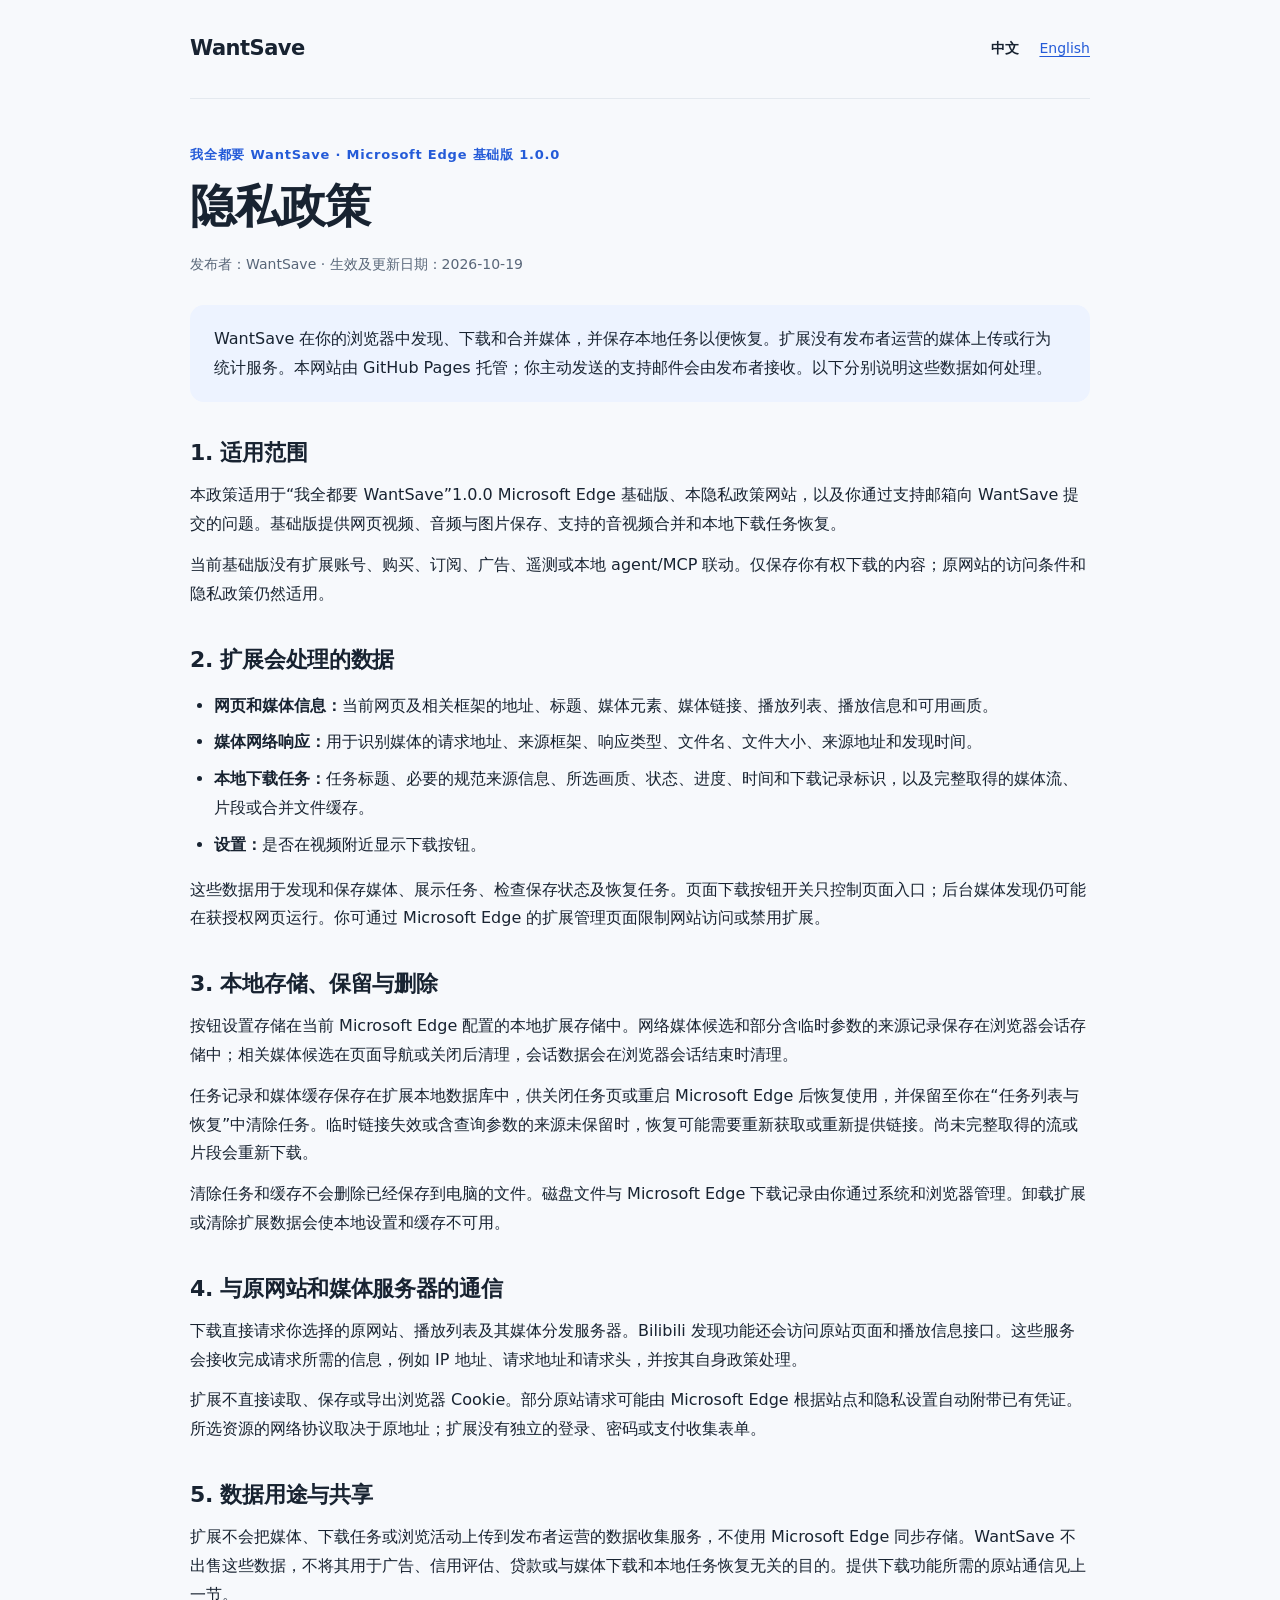
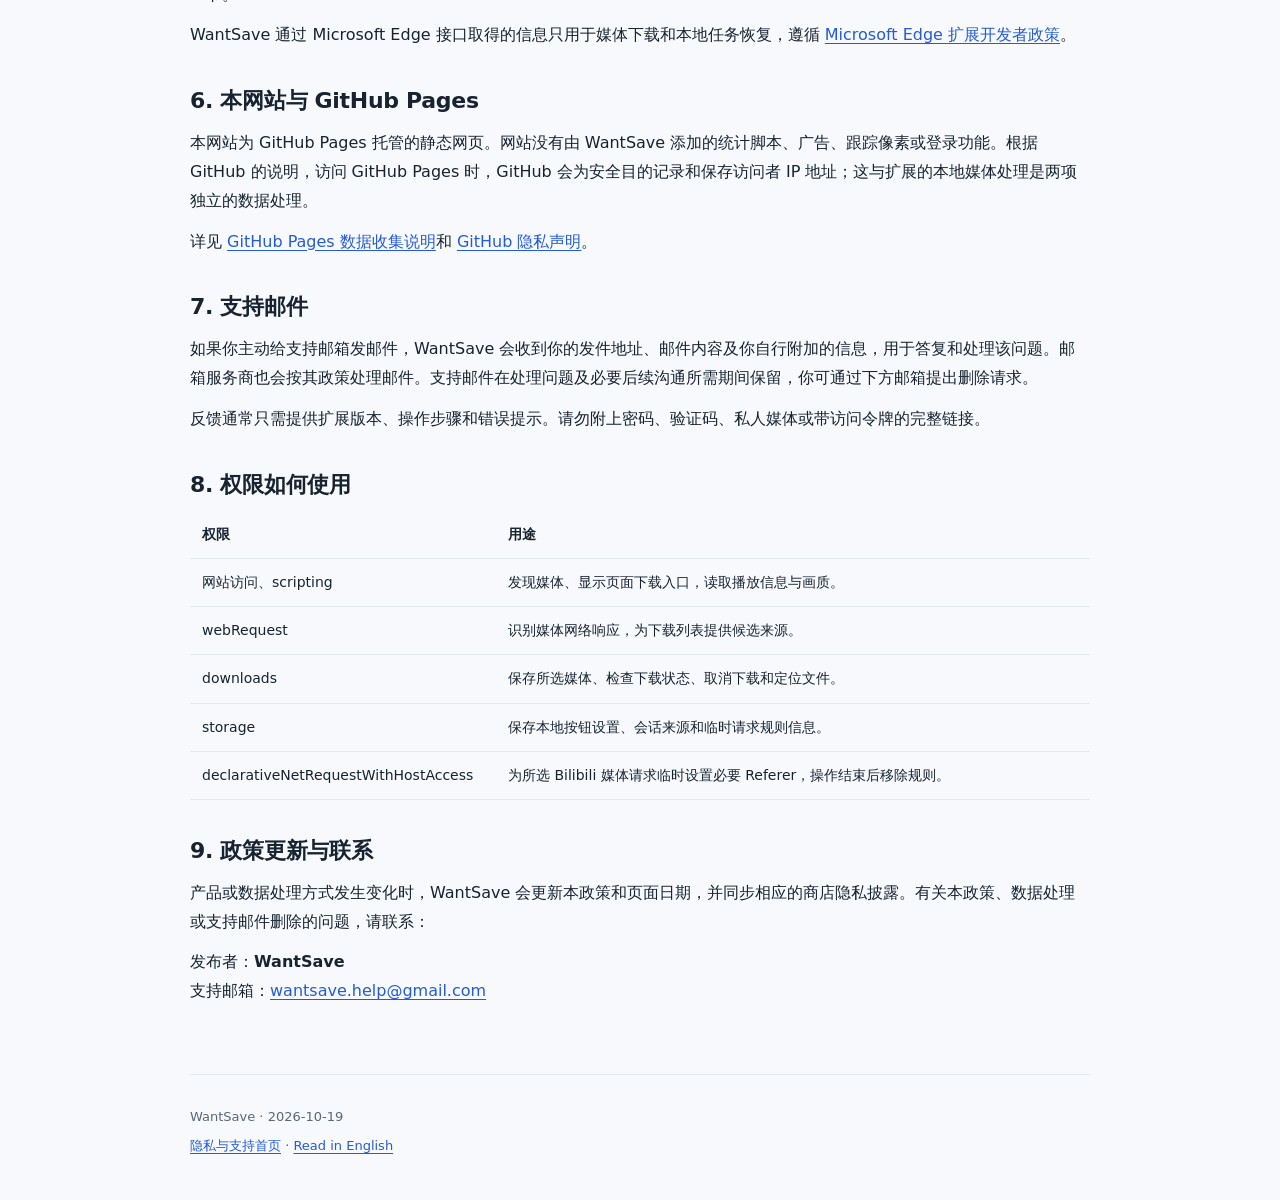
<file: privacy-edge.html>
<!doctype html>
<html lang="zh-CN"><head><meta charset="utf-8"><meta name="viewport" content="width=device-width,initial-scale=1"><meta name="description" content="我全都要 WantSave 1.0.0 基础版隐私政策。"><title>隐私政策 · 我全都要 WantSave</title><link rel="stylesheet" href="style.css"></head>
<body><header><a class="brand" href="edge.html">WantSave</a><nav aria-label="语言"><a href="privacy-edge.html" aria-current="page">中文</a><a href="privacy-edge-en.html" lang="en">English</a></nav></header>
<main><div class="eyebrow">我全都要 WantSave · Microsoft Edge 基础版 1.0.0</div><h1>隐私政策</h1><p class="meta">发布者：WantSave · 生效及更新日期：2026-10-19</p>
<div class="summary"><p>WantSave 在你的浏览器中发现、下载和合并媒体，并保存本地任务以便恢复。扩展没有发布者运营的媒体上传或行为统计服务。本网站由 GitHub Pages 托管；你主动发送的支持邮件会由发布者接收。以下分别说明这些数据如何处理。</p></div>
<h2>1. 适用范围</h2><p>本政策适用于“我全都要 WantSave”1.0.0 Microsoft Edge 基础版、本隐私政策网站，以及你通过支持邮箱向 WantSave 提交的问题。基础版提供网页视频、音频与图片保存、支持的音视频合并和本地下载任务恢复。</p><p>当前基础版没有扩展账号、购买、订阅、广告、遥测或本地 agent/MCP 联动。仅保存你有权下载的内容；原网站的访问条件和隐私政策仍然适用。</p>
<h2>2. 扩展会处理的数据</h2><ul><li><strong>网页和媒体信息：</strong>当前网页及相关框架的地址、标题、媒体元素、媒体链接、播放列表、播放信息和可用画质。</li><li><strong>媒体网络响应：</strong>用于识别媒体的请求地址、来源框架、响应类型、文件名、文件大小、来源地址和发现时间。</li><li><strong>本地下载任务：</strong>任务标题、必要的规范来源信息、所选画质、状态、进度、时间和下载记录标识，以及完整取得的媒体流、片段或合并文件缓存。</li><li><strong>设置：</strong>是否在视频附近显示下载按钮。</li></ul><p>这些数据用于发现和保存媒体、展示任务、检查保存状态及恢复任务。页面下载按钮开关只控制页面入口；后台媒体发现仍可能在获授权网页运行。你可通过 Microsoft Edge 的扩展管理页面限制网站访问或禁用扩展。</p>
<h2>3. 本地存储、保留与删除</h2><p>按钮设置存储在当前 Microsoft Edge 配置的本地扩展存储中。网络媒体候选和部分含临时参数的来源记录保存在浏览器会话存储中；相关媒体候选在页面导航或关闭后清理，会话数据会在浏览器会话结束时清理。</p><p>任务记录和媒体缓存保存在扩展本地数据库中，供关闭任务页或重启 Microsoft Edge 后恢复使用，并保留至你在“任务列表与恢复”中清除任务。临时链接失效或含查询参数的来源未保留时，恢复可能需要重新获取或重新提供链接。尚未完整取得的流或片段会重新下载。</p><p>清除任务和缓存不会删除已经保存到电脑的文件。磁盘文件与 Microsoft Edge 下载记录由你通过系统和浏览器管理。卸载扩展或清除扩展数据会使本地设置和缓存不可用。</p>
<h2>4. 与原网站和媒体服务器的通信</h2><p>下载直接请求你选择的原网站、播放列表及其媒体分发服务器。Bilibili 发现功能还会访问原站页面和播放信息接口。这些服务会接收完成请求所需的信息，例如 IP 地址、请求地址和请求头，并按其自身政策处理。</p><p>扩展不直接读取、保存或导出浏览器 Cookie。部分原站请求可能由 Microsoft Edge 根据站点和隐私设置自动附带已有凭证。所选资源的网络协议取决于原地址；扩展没有独立的登录、密码或支付收集表单。</p>
<h2>5. 数据用途与共享</h2><p>扩展不会把媒体、下载任务或浏览活动上传到发布者运营的数据收集服务，不使用 Microsoft Edge 同步存储。WantSave 不出售这些数据，不将其用于广告、信用评估、贷款或与媒体下载和本地任务恢复无关的目的。提供下载功能所需的原站通信见上一节。</p><p>WantSave 通过 Microsoft Edge 接口取得的信息只用于媒体下载和本地任务恢复，遵循 <a href="https://learn.microsoft.com/en-us/legal/microsoft-edge/extensions/developer-policies">Microsoft Edge 扩展开发者政策</a>。</p>
<h2>6. 本网站与 GitHub Pages</h2><p>本网站为 GitHub Pages 托管的静态网页。网站没有由 WantSave 添加的统计脚本、广告、跟踪像素或登录功能。根据 GitHub 的说明，访问 GitHub Pages 时，GitHub 会为安全目的记录和保存访问者 IP 地址；这与扩展的本地媒体处理是两项独立的数据处理。</p><p>详见 <a href="https://docs.github.com/en/pages/getting-started-with-github-pages/what-is-github-pages#data-collection">GitHub Pages 数据收集说明</a>和 <a href="https://docs.github.com/en/site-policy/privacy-policies/github-general-privacy-statement">GitHub 隐私声明</a>。</p>
<h2>7. 支持邮件</h2><p>如果你主动给支持邮箱发邮件，WantSave 会收到你的发件地址、邮件内容及你自行附加的信息，用于答复和处理该问题。邮箱服务商也会按其政策处理邮件。支持邮件在处理问题及必要后续沟通所需期间保留，你可通过下方邮箱提出删除请求。</p><p>反馈通常只需提供扩展版本、操作步骤和错误提示。请勿附上密码、验证码、私人媒体或带访问令牌的完整链接。</p>
<h2>8. 权限如何使用</h2><table><thead><tr><th scope="col">权限</th><th scope="col">用途</th></tr></thead><tbody><tr><td>网站访问、scripting</td><td>发现媒体、显示页面下载入口，读取播放信息与画质。</td></tr><tr><td>webRequest</td><td>识别媒体网络响应，为下载列表提供候选来源。</td></tr><tr><td>downloads</td><td>保存所选媒体、检查下载状态、取消下载和定位文件。</td></tr><tr><td>storage</td><td>保存本地按钮设置、会话来源和临时请求规则信息。</td></tr><tr><td>declarativeNetRequestWithHostAccess</td><td>为所选 Bilibili 媒体请求临时设置必要 Referer，操作结束后移除规则。</td></tr></tbody></table>
<h2>9. 政策更新与联系</h2><p>产品或数据处理方式发生变化时，WantSave 会更新本政策和页面日期，并同步相应的商店隐私披露。有关本政策、数据处理或支持邮件删除的问题，请联系：</p><p>发布者：<strong>WantSave</strong><br>支持邮箱：<a class="contact" href="mailto:wantsave.help@gmail.com">wantsave.help@gmail.com</a></p></main>
<footer><p>WantSave · 2026-10-19</p><p><a href="edge.html">隐私与支持首页</a> · <a href="privacy-edge-en.html" lang="en">Read in English</a></p></footer></body></html>
</file>
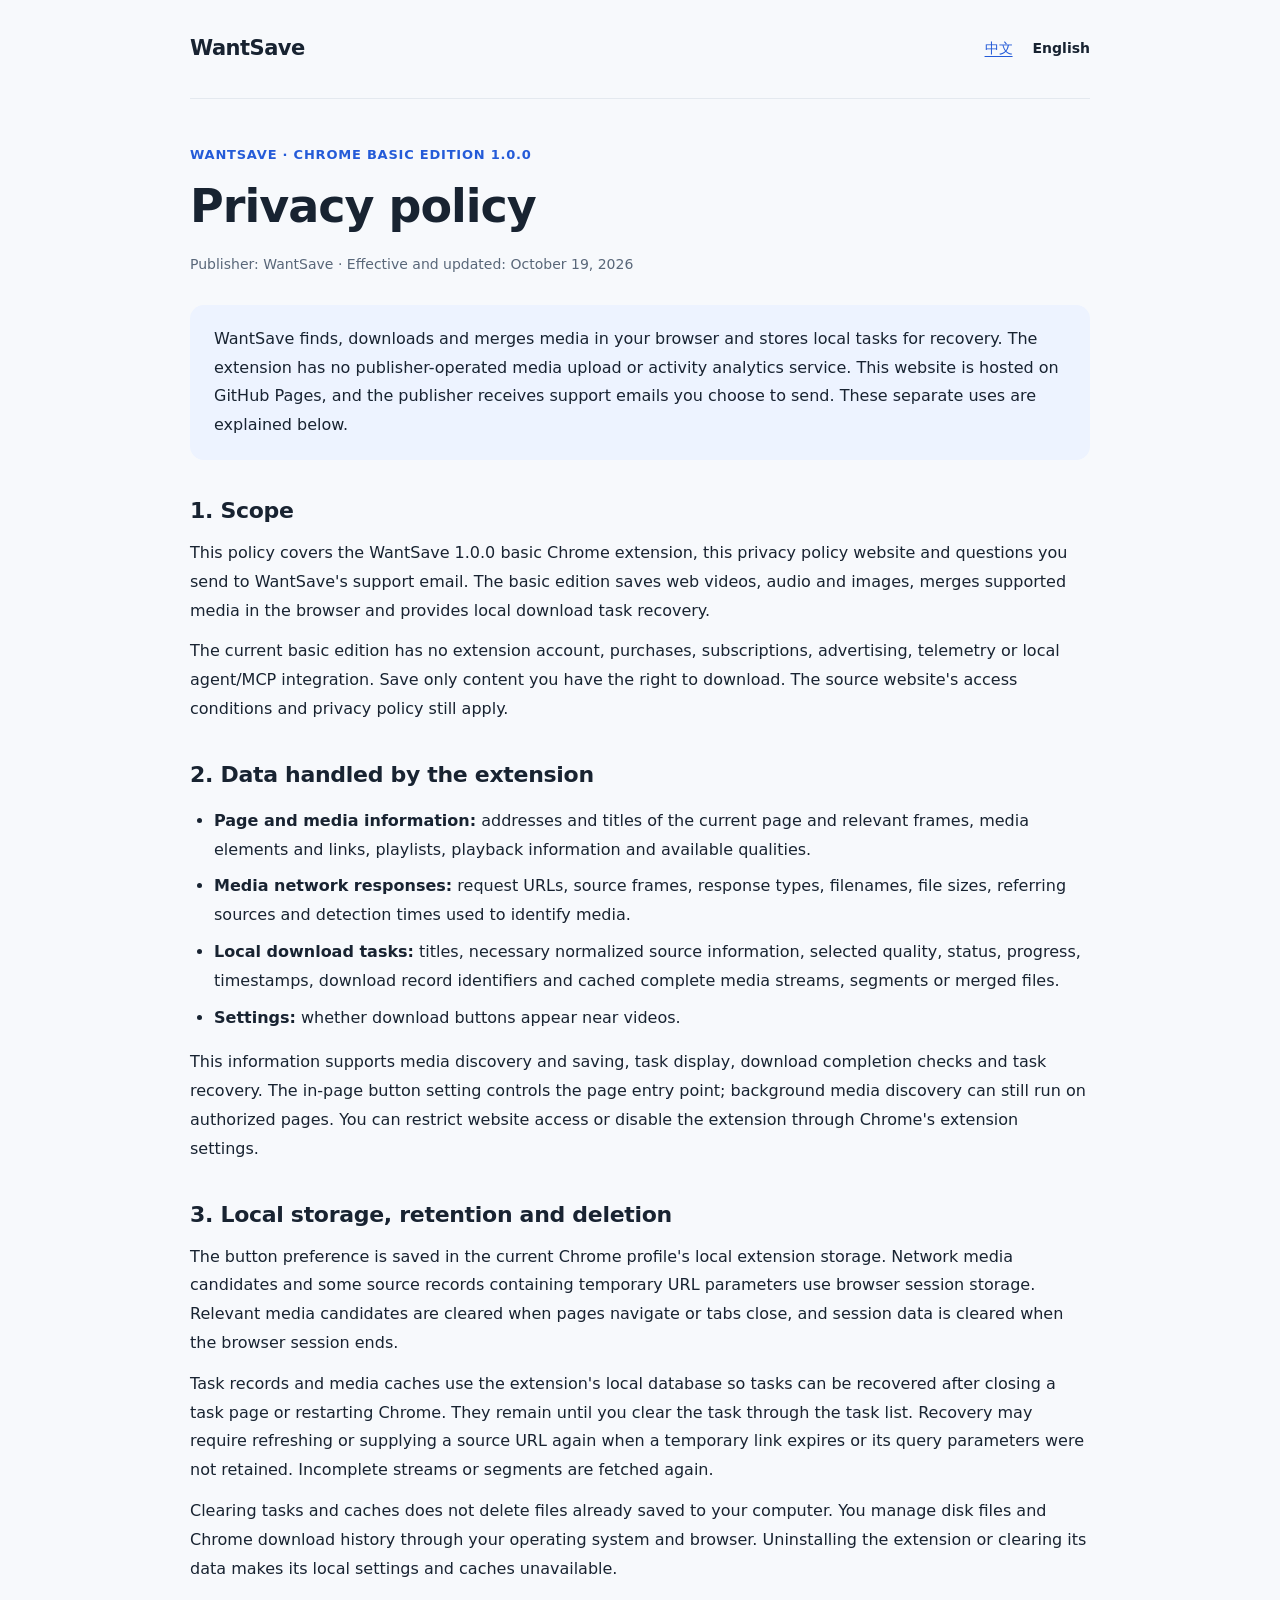
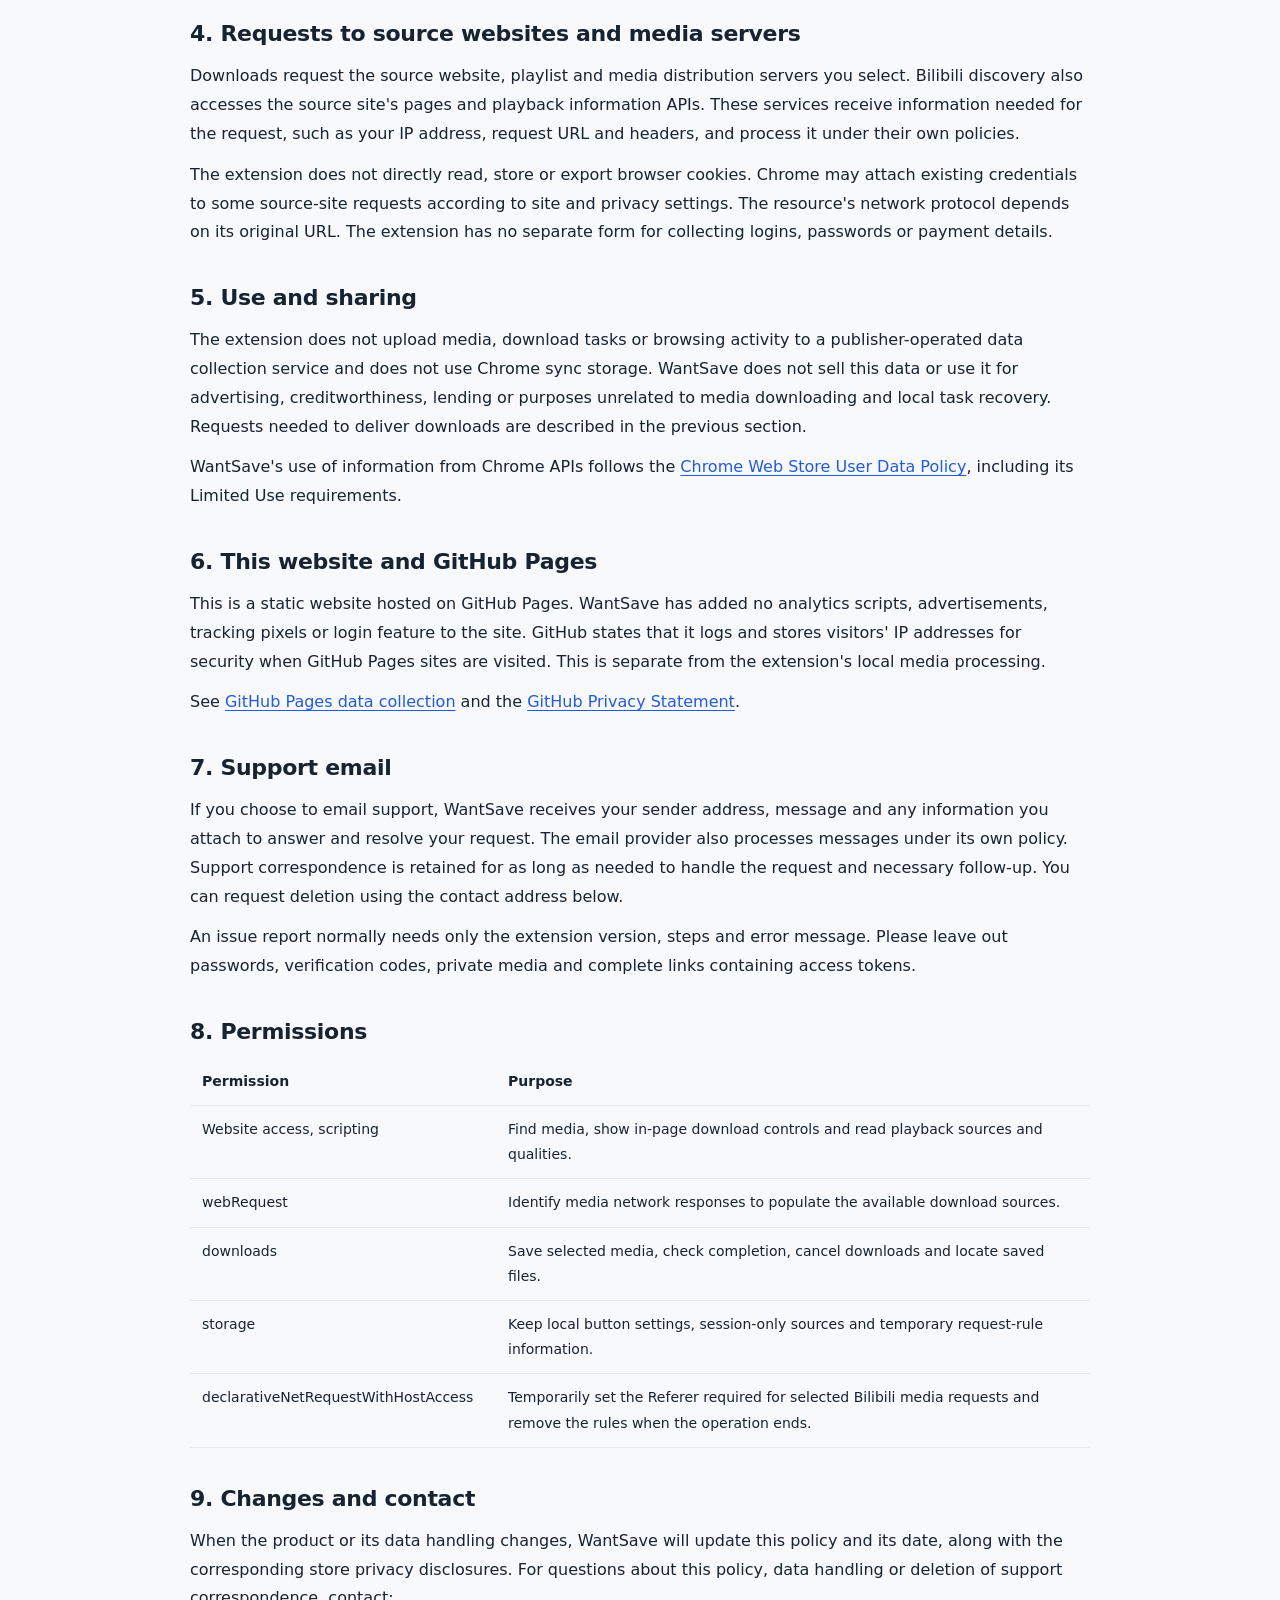
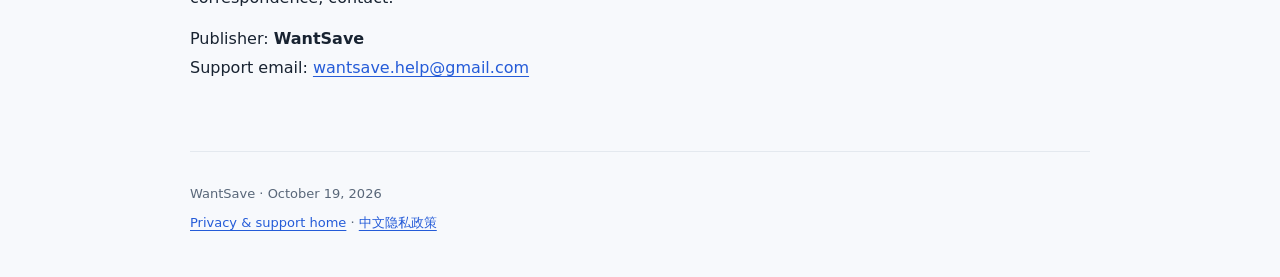
<file: privacy-en.html>
<!doctype html>
<html lang="en"><head><meta charset="utf-8"><meta name="viewport" content="width=device-width,initial-scale=1"><meta name="description" content="Privacy policy for the WantSave 1.0.0 Chrome basic edition."><title>Privacy Policy · WantSave</title><link rel="stylesheet" href="style.css"></head>
<body><header><a class="brand" href="index.html">WantSave</a><nav aria-label="Language"><a href="privacy.html" lang="zh-CN">中文</a><a href="privacy-en.html" aria-current="page">English</a></nav></header>
<main><div class="eyebrow">WANTSAVE · CHROME BASIC EDITION 1.0.0</div><h1>Privacy policy</h1><p class="meta">Publisher: WantSave · Effective and updated: October 19, 2026</p>
<div class="summary"><p>WantSave finds, downloads and merges media in your browser and stores local tasks for recovery. The extension has no publisher-operated media upload or activity analytics service. This website is hosted on GitHub Pages, and the publisher receives support emails you choose to send. These separate uses are explained below.</p></div>
<h2>1. Scope</h2><p>This policy covers the WantSave 1.0.0 basic Chrome extension, this privacy policy website and questions you send to WantSave's support email. The basic edition saves web videos, audio and images, merges supported media in the browser and provides local download task recovery.</p><p>The current basic edition has no extension account, purchases, subscriptions, advertising, telemetry or local agent/MCP integration. Save only content you have the right to download. The source website's access conditions and privacy policy still apply.</p>
<h2>2. Data handled by the extension</h2><ul><li><strong>Page and media information:</strong> addresses and titles of the current page and relevant frames, media elements and links, playlists, playback information and available qualities.</li><li><strong>Media network responses:</strong> request URLs, source frames, response types, filenames, file sizes, referring sources and detection times used to identify media.</li><li><strong>Local download tasks:</strong> titles, necessary normalized source information, selected quality, status, progress, timestamps, download record identifiers and cached complete media streams, segments or merged files.</li><li><strong>Settings:</strong> whether download buttons appear near videos.</li></ul><p>This information supports media discovery and saving, task display, download completion checks and task recovery. The in-page button setting controls the page entry point; background media discovery can still run on authorized pages. You can restrict website access or disable the extension through Chrome's extension settings.</p>
<h2>3. Local storage, retention and deletion</h2><p>The button preference is saved in the current Chrome profile's local extension storage. Network media candidates and some source records containing temporary URL parameters use browser session storage. Relevant media candidates are cleared when pages navigate or tabs close, and session data is cleared when the browser session ends.</p><p>Task records and media caches use the extension's local database so tasks can be recovered after closing a task page or restarting Chrome. They remain until you clear the task through the task list. Recovery may require refreshing or supplying a source URL again when a temporary link expires or its query parameters were not retained. Incomplete streams or segments are fetched again.</p><p>Clearing tasks and caches does not delete files already saved to your computer. You manage disk files and Chrome download history through your operating system and browser. Uninstalling the extension or clearing its data makes its local settings and caches unavailable.</p>
<h2>4. Requests to source websites and media servers</h2><p>Downloads request the source website, playlist and media distribution servers you select. Bilibili discovery also accesses the source site's pages and playback information APIs. These services receive information needed for the request, such as your IP address, request URL and headers, and process it under their own policies.</p><p>The extension does not directly read, store or export browser cookies. Chrome may attach existing credentials to some source-site requests according to site and privacy settings. The resource's network protocol depends on its original URL. The extension has no separate form for collecting logins, passwords or payment details.</p>
<h2>5. Use and sharing</h2><p>The extension does not upload media, download tasks or browsing activity to a publisher-operated data collection service and does not use Chrome sync storage. WantSave does not sell this data or use it for advertising, creditworthiness, lending or purposes unrelated to media downloading and local task recovery. Requests needed to deliver downloads are described in the previous section.</p><p>WantSave's use of information from Chrome APIs follows the <a href="https://developer.chrome.com/docs/webstore/program-policies/user-data-faq">Chrome Web Store User Data Policy</a>, including its Limited Use requirements.</p>
<h2>6. This website and GitHub Pages</h2><p>This is a static website hosted on GitHub Pages. WantSave has added no analytics scripts, advertisements, tracking pixels or login feature to the site. GitHub states that it logs and stores visitors' IP addresses for security when GitHub Pages sites are visited. This is separate from the extension's local media processing.</p><p>See <a href="https://docs.github.com/en/pages/getting-started-with-github-pages/what-is-github-pages#data-collection">GitHub Pages data collection</a> and the <a href="https://docs.github.com/en/site-policy/privacy-policies/github-general-privacy-statement">GitHub Privacy Statement</a>.</p>
<h2>7. Support email</h2><p>If you choose to email support, WantSave receives your sender address, message and any information you attach to answer and resolve your request. The email provider also processes messages under its own policy. Support correspondence is retained for as long as needed to handle the request and necessary follow-up. You can request deletion using the contact address below.</p><p>An issue report normally needs only the extension version, steps and error message. Please leave out passwords, verification codes, private media and complete links containing access tokens.</p>
<h2>8. Permissions</h2><table><thead><tr><th scope="col">Permission</th><th scope="col">Purpose</th></tr></thead><tbody><tr><td>Website access, scripting</td><td>Find media, show in-page download controls and read playback sources and qualities.</td></tr><tr><td>webRequest</td><td>Identify media network responses to populate the available download sources.</td></tr><tr><td>downloads</td><td>Save selected media, check completion, cancel downloads and locate saved files.</td></tr><tr><td>storage</td><td>Keep local button settings, session-only sources and temporary request-rule information.</td></tr><tr><td>declarativeNetRequestWithHostAccess</td><td>Temporarily set the Referer required for selected Bilibili media requests and remove the rules when the operation ends.</td></tr></tbody></table>
<h2>9. Changes and contact</h2><p>When the product or its data handling changes, WantSave will update this policy and its date, along with the corresponding store privacy disclosures. For questions about this policy, data handling or deletion of support correspondence, contact:</p><p>Publisher: <strong>WantSave</strong><br>Support email: <a class="contact" href="mailto:wantsave.help@gmail.com">wantsave.help@gmail.com</a></p></main>
<footer><p>WantSave · October 19, 2026</p><p><a href="index.html">Privacy &amp; support home</a> · <a href="privacy.html" lang="zh-CN">中文隐私政策</a></p></footer></body></html>
</file>
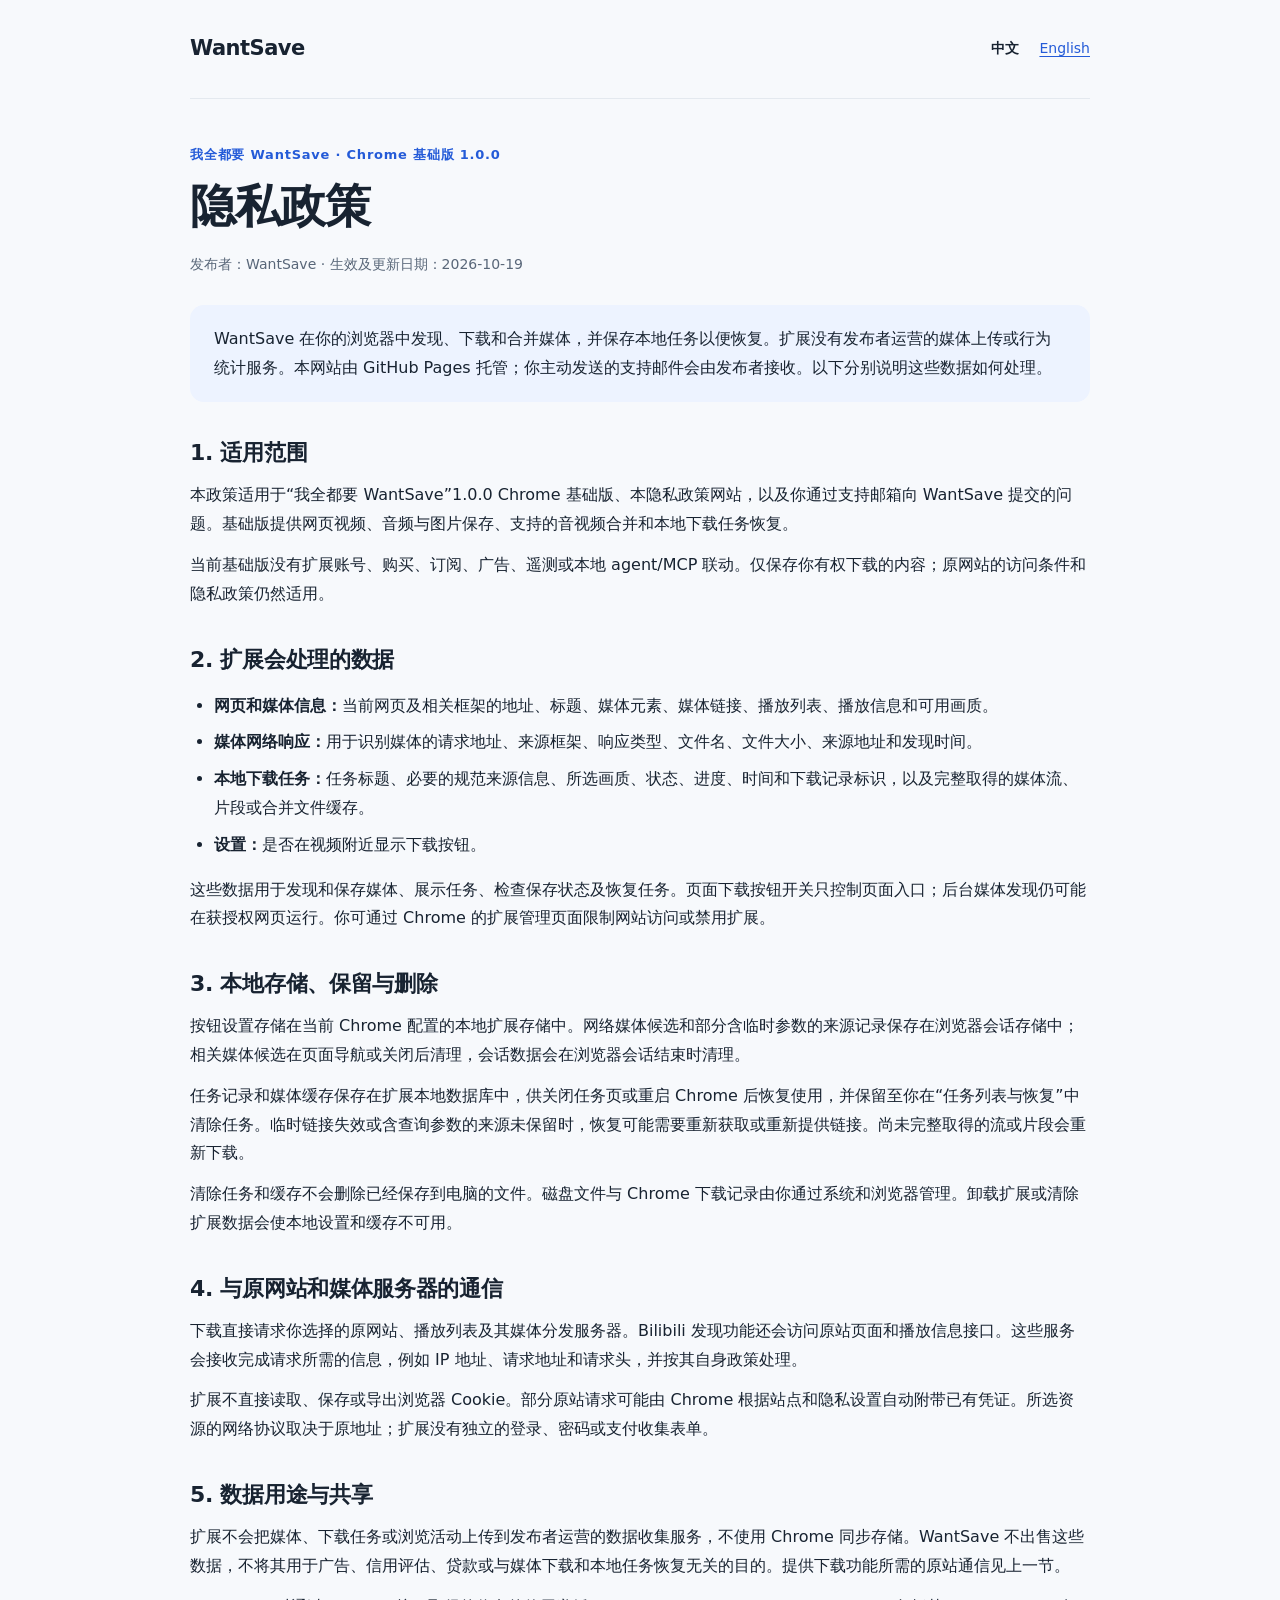
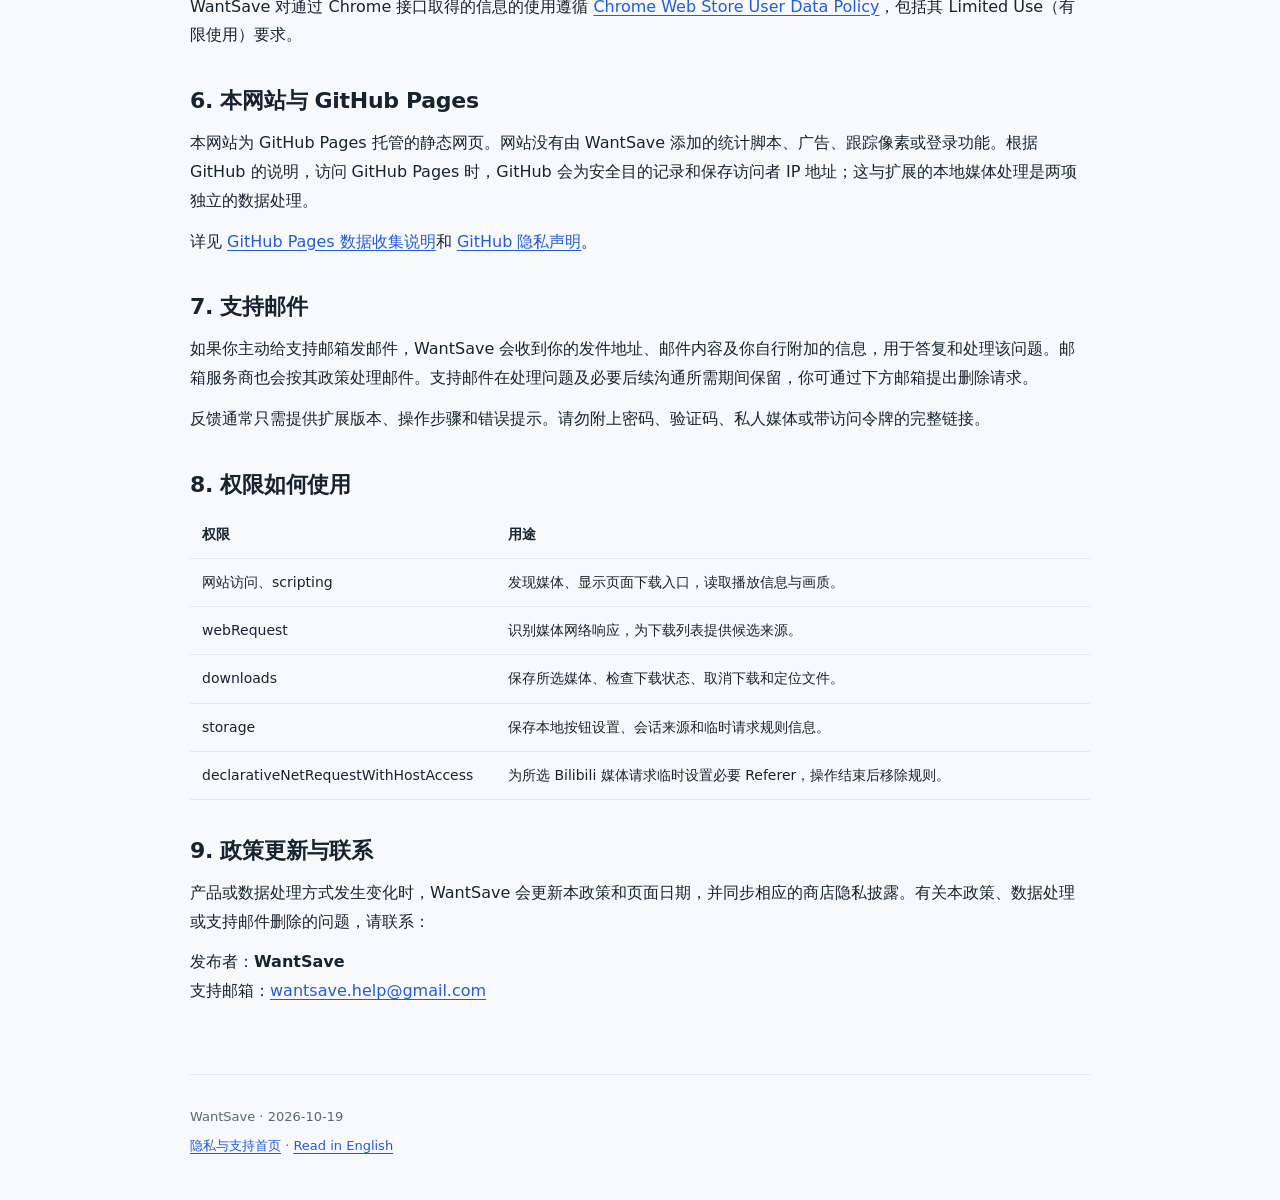
<file: privacy.html>
<!doctype html>
<html lang="zh-CN"><head><meta charset="utf-8"><meta name="viewport" content="width=device-width,initial-scale=1"><meta name="description" content="我全都要 WantSave 1.0.0 基础版隐私政策。"><title>隐私政策 · 我全都要 WantSave</title><link rel="stylesheet" href="style.css"></head>
<body><header><a class="brand" href="index.html">WantSave</a><nav aria-label="语言"><a href="privacy.html" aria-current="page">中文</a><a href="privacy-en.html" lang="en">English</a></nav></header>
<main><div class="eyebrow">我全都要 WantSave · Chrome 基础版 1.0.0</div><h1>隐私政策</h1><p class="meta">发布者：WantSave · 生效及更新日期：2026-10-19</p>
<div class="summary"><p>WantSave 在你的浏览器中发现、下载和合并媒体，并保存本地任务以便恢复。扩展没有发布者运营的媒体上传或行为统计服务。本网站由 GitHub Pages 托管；你主动发送的支持邮件会由发布者接收。以下分别说明这些数据如何处理。</p></div>
<h2>1. 适用范围</h2><p>本政策适用于“我全都要 WantSave”1.0.0 Chrome 基础版、本隐私政策网站，以及你通过支持邮箱向 WantSave 提交的问题。基础版提供网页视频、音频与图片保存、支持的音视频合并和本地下载任务恢复。</p><p>当前基础版没有扩展账号、购买、订阅、广告、遥测或本地 agent/MCP 联动。仅保存你有权下载的内容；原网站的访问条件和隐私政策仍然适用。</p>
<h2>2. 扩展会处理的数据</h2><ul><li><strong>网页和媒体信息：</strong>当前网页及相关框架的地址、标题、媒体元素、媒体链接、播放列表、播放信息和可用画质。</li><li><strong>媒体网络响应：</strong>用于识别媒体的请求地址、来源框架、响应类型、文件名、文件大小、来源地址和发现时间。</li><li><strong>本地下载任务：</strong>任务标题、必要的规范来源信息、所选画质、状态、进度、时间和下载记录标识，以及完整取得的媒体流、片段或合并文件缓存。</li><li><strong>设置：</strong>是否在视频附近显示下载按钮。</li></ul><p>这些数据用于发现和保存媒体、展示任务、检查保存状态及恢复任务。页面下载按钮开关只控制页面入口；后台媒体发现仍可能在获授权网页运行。你可通过 Chrome 的扩展管理页面限制网站访问或禁用扩展。</p>
<h2>3. 本地存储、保留与删除</h2><p>按钮设置存储在当前 Chrome 配置的本地扩展存储中。网络媒体候选和部分含临时参数的来源记录保存在浏览器会话存储中；相关媒体候选在页面导航或关闭后清理，会话数据会在浏览器会话结束时清理。</p><p>任务记录和媒体缓存保存在扩展本地数据库中，供关闭任务页或重启 Chrome 后恢复使用，并保留至你在“任务列表与恢复”中清除任务。临时链接失效或含查询参数的来源未保留时，恢复可能需要重新获取或重新提供链接。尚未完整取得的流或片段会重新下载。</p><p>清除任务和缓存不会删除已经保存到电脑的文件。磁盘文件与 Chrome 下载记录由你通过系统和浏览器管理。卸载扩展或清除扩展数据会使本地设置和缓存不可用。</p>
<h2>4. 与原网站和媒体服务器的通信</h2><p>下载直接请求你选择的原网站、播放列表及其媒体分发服务器。Bilibili 发现功能还会访问原站页面和播放信息接口。这些服务会接收完成请求所需的信息，例如 IP 地址、请求地址和请求头，并按其自身政策处理。</p><p>扩展不直接读取、保存或导出浏览器 Cookie。部分原站请求可能由 Chrome 根据站点和隐私设置自动附带已有凭证。所选资源的网络协议取决于原地址；扩展没有独立的登录、密码或支付收集表单。</p>
<h2>5. 数据用途与共享</h2><p>扩展不会把媒体、下载任务或浏览活动上传到发布者运营的数据收集服务，不使用 Chrome 同步存储。WantSave 不出售这些数据，不将其用于广告、信用评估、贷款或与媒体下载和本地任务恢复无关的目的。提供下载功能所需的原站通信见上一节。</p><p>WantSave 对通过 Chrome 接口取得的信息的使用遵循 <a href="https://developer.chrome.com/docs/webstore/program-policies/user-data-faq">Chrome Web Store User Data Policy</a>，包括其 Limited Use（有限使用）要求。</p>
<h2>6. 本网站与 GitHub Pages</h2><p>本网站为 GitHub Pages 托管的静态网页。网站没有由 WantSave 添加的统计脚本、广告、跟踪像素或登录功能。根据 GitHub 的说明，访问 GitHub Pages 时，GitHub 会为安全目的记录和保存访问者 IP 地址；这与扩展的本地媒体处理是两项独立的数据处理。</p><p>详见 <a href="https://docs.github.com/en/pages/getting-started-with-github-pages/what-is-github-pages#data-collection">GitHub Pages 数据收集说明</a>和 <a href="https://docs.github.com/en/site-policy/privacy-policies/github-general-privacy-statement">GitHub 隐私声明</a>。</p>
<h2>7. 支持邮件</h2><p>如果你主动给支持邮箱发邮件，WantSave 会收到你的发件地址、邮件内容及你自行附加的信息，用于答复和处理该问题。邮箱服务商也会按其政策处理邮件。支持邮件在处理问题及必要后续沟通所需期间保留，你可通过下方邮箱提出删除请求。</p><p>反馈通常只需提供扩展版本、操作步骤和错误提示。请勿附上密码、验证码、私人媒体或带访问令牌的完整链接。</p>
<h2>8. 权限如何使用</h2><table><thead><tr><th scope="col">权限</th><th scope="col">用途</th></tr></thead><tbody><tr><td>网站访问、scripting</td><td>发现媒体、显示页面下载入口，读取播放信息与画质。</td></tr><tr><td>webRequest</td><td>识别媒体网络响应，为下载列表提供候选来源。</td></tr><tr><td>downloads</td><td>保存所选媒体、检查下载状态、取消下载和定位文件。</td></tr><tr><td>storage</td><td>保存本地按钮设置、会话来源和临时请求规则信息。</td></tr><tr><td>declarativeNetRequestWithHostAccess</td><td>为所选 Bilibili 媒体请求临时设置必要 Referer，操作结束后移除规则。</td></tr></tbody></table>
<h2>9. 政策更新与联系</h2><p>产品或数据处理方式发生变化时，WantSave 会更新本政策和页面日期，并同步相应的商店隐私披露。有关本政策、数据处理或支持邮件删除的问题，请联系：</p><p>发布者：<strong>WantSave</strong><br>支持邮箱：<a class="contact" href="mailto:wantsave.help@gmail.com">wantsave.help@gmail.com</a></p></main>
<footer><p>WantSave · 2026-10-19</p><p><a href="index.html">隐私与支持首页</a> · <a href="privacy-en.html" lang="en">Read in English</a></p></footer></body></html>
</file>
<file: style.css>
:root{color-scheme:light;--ink:#182331;--muted:#596779;--line:#e4e9ef;--accent:#245bd8}
*{box-sizing:border-box}html{scroll-behavior:smooth}body{margin:0;background:#f7f9fc;color:var(--ink);font:16px/1.8 system-ui,-apple-system,"Segoe UI","Microsoft YaHei",sans-serif}a{color:var(--accent);text-underline-offset:3px}a:focus-visible{outline:3px solid #a8c4ff;outline-offset:4px}header,main,footer{width:min(900px,100% - 40px);margin:auto}header{padding:30px 0;display:flex;align-items:center;justify-content:space-between;gap:20px;border-bottom:1px solid var(--line)}.brand{font-size:21px;font-weight:750;color:var(--ink);text-decoration:none;letter-spacing:-.5px}nav{display:flex;gap:20px;font-size:14px}nav a[aria-current=page]{color:var(--ink);text-decoration:none;font-weight:650}main{padding:44px 0 56px}.eyebrow{color:var(--accent);font-size:13px;letter-spacing:.06em;font-weight:650}h1{font-size:clamp(32px,6vw,46px);line-height:1.25;letter-spacing:-1px;margin:12px 0 16px}h2{font-size:22px;line-height:1.5;margin:34px 0 10px;letter-spacing:-.3px}p{margin:12px 0}ul{padding-left:24px}li{margin:8px 0}.meta,.muted{color:var(--muted);font-size:14px}.summary{padding:20px 24px;margin:28px 0;background:#edf3ff;border-radius:14px}.summary p{margin:0}.cards{display:grid;grid-template-columns:1fr 1fr;gap:20px;margin:34px 0}.card{display:block;padding:26px;background:white;border:1px solid var(--line);border-radius:16px;text-decoration:none;color:var(--ink)}.card strong{display:block;font-size:22px}.card span{display:block;margin-top:7px;color:var(--muted);font-size:14px}.contact{overflow-wrap:anywhere}footer{padding:24px 0 36px;border-top:1px solid var(--line);color:var(--muted);font-size:13px}footer p{margin:6px 0}table{border-collapse:collapse;width:100%;font-size:14px}th,td{text-align:left;vertical-align:top;border-bottom:1px solid var(--line);padding:11px 12px}th:first-child,td:first-child{width:34%;overflow-wrap:anywhere}@media(max-width:560px){header,main,footer{width:calc(100% - 32px)}header{padding:20px 0;align-items:flex-start;flex-direction:column;gap:10px}main{padding-top:30px}.cards{grid-template-columns:1fr}.summary{padding:18px}h2{font-size:20px}table{font-size:13px}th,td{padding:9px 6px}}
</file>
<file: style-1.1.0.css>
:root{color-scheme:light;--ink:#182331;--muted:#596779;--line:#e4e9ef;--accent:#245bd8}
*{box-sizing:border-box}html{scroll-behavior:smooth}body{margin:0;background:#f7f9fc;color:var(--ink);font:16px/1.8 system-ui,-apple-system,"Segoe UI","Microsoft YaHei",sans-serif}a{color:var(--accent);text-underline-offset:3px}a:focus-visible{outline:3px solid #a8c4ff;outline-offset:4px}header,main,footer{width:min(900px,100% - 40px);margin:auto}header{padding:30px 0;display:flex;align-items:center;justify-content:space-between;gap:20px;border-bottom:1px solid var(--line)}.brand{font-size:21px;font-weight:750;color:var(--ink);text-decoration:none;letter-spacing:-.5px}nav{display:flex;gap:20px;font-size:14px}nav a[aria-current=page]{color:var(--ink);text-decoration:none;font-weight:650}main{padding:44px 0 56px}.eyebrow{color:var(--accent);font-size:13px;letter-spacing:.06em;font-weight:650}h1{font-size:clamp(32px,6vw,46px);line-height:1.25;letter-spacing:-1px;margin:12px 0 16px}h2{font-size:22px;line-height:1.5;margin:34px 0 10px;letter-spacing:-.3px}p{margin:12px 0}ul{padding-left:24px}li{margin:8px 0}.meta,.muted{color:var(--muted);font-size:14px}.summary{padding:20px 24px;margin:28px 0;background:#edf3ff;border-radius:14px}.summary p{margin:0}.cards{display:grid;grid-template-columns:1fr 1fr;gap:20px;margin:34px 0}.card{display:block;padding:26px;background:white;border:1px solid var(--line);border-radius:16px;text-decoration:none;color:var(--ink)}.card strong{display:block;font-size:22px}.card span{display:block;margin-top:7px;color:var(--muted);font-size:14px}.contact{overflow-wrap:anywhere}footer{padding:24px 0 36px;border-top:1px solid var(--line);color:var(--muted);font-size:13px}footer p{margin:6px 0}table{border-collapse:collapse;width:100%;font-size:14px}th,td{text-align:left;vertical-align:top;border-bottom:1px solid var(--line);padding:11px 12px}th:first-child,td:first-child{width:34%;overflow-wrap:anywhere}@media(max-width:560px){header,main,footer{width:calc(100% - 32px)}header{padding:20px 0;align-items:flex-start;flex-direction:column;gap:10px}main{padding-top:30px}.cards{grid-template-columns:1fr}.summary{padding:18px}h2{font-size:20px}table{font-size:13px}th,td{padding:9px 6px}}
</file>
